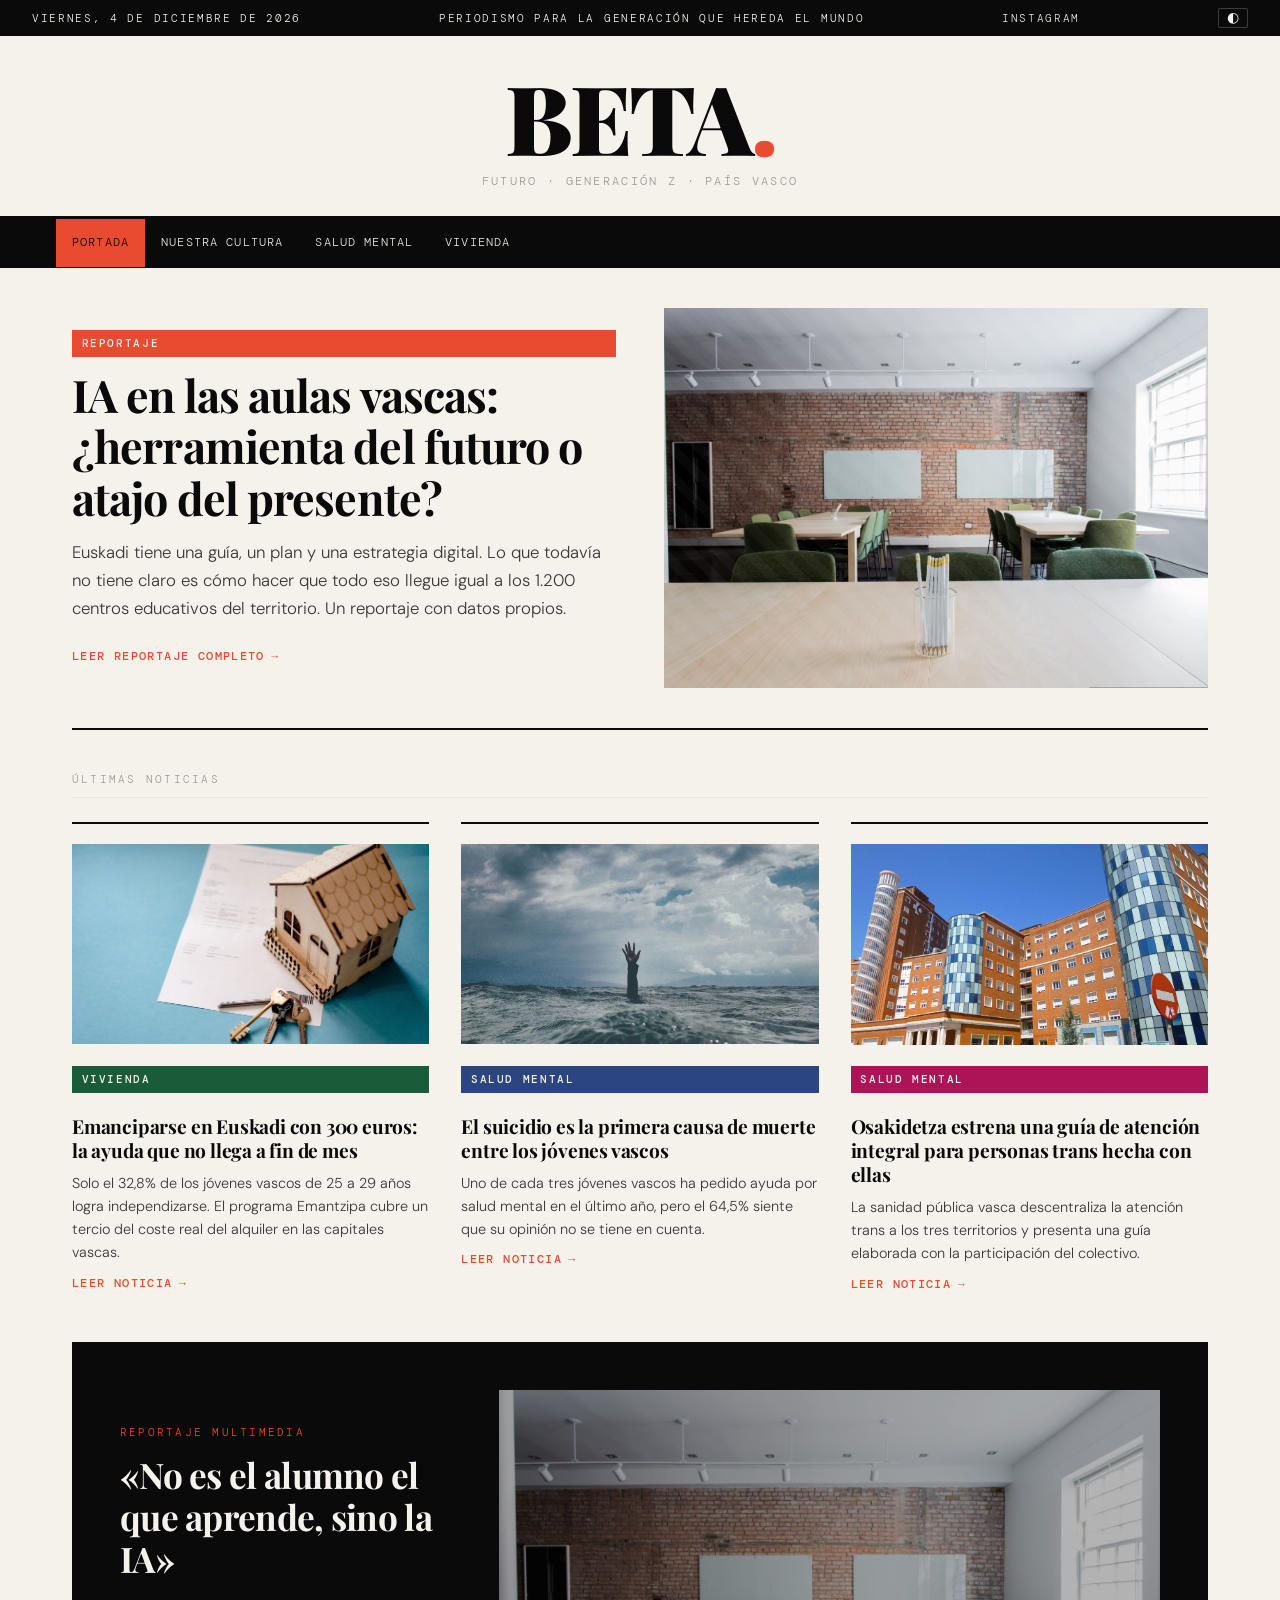
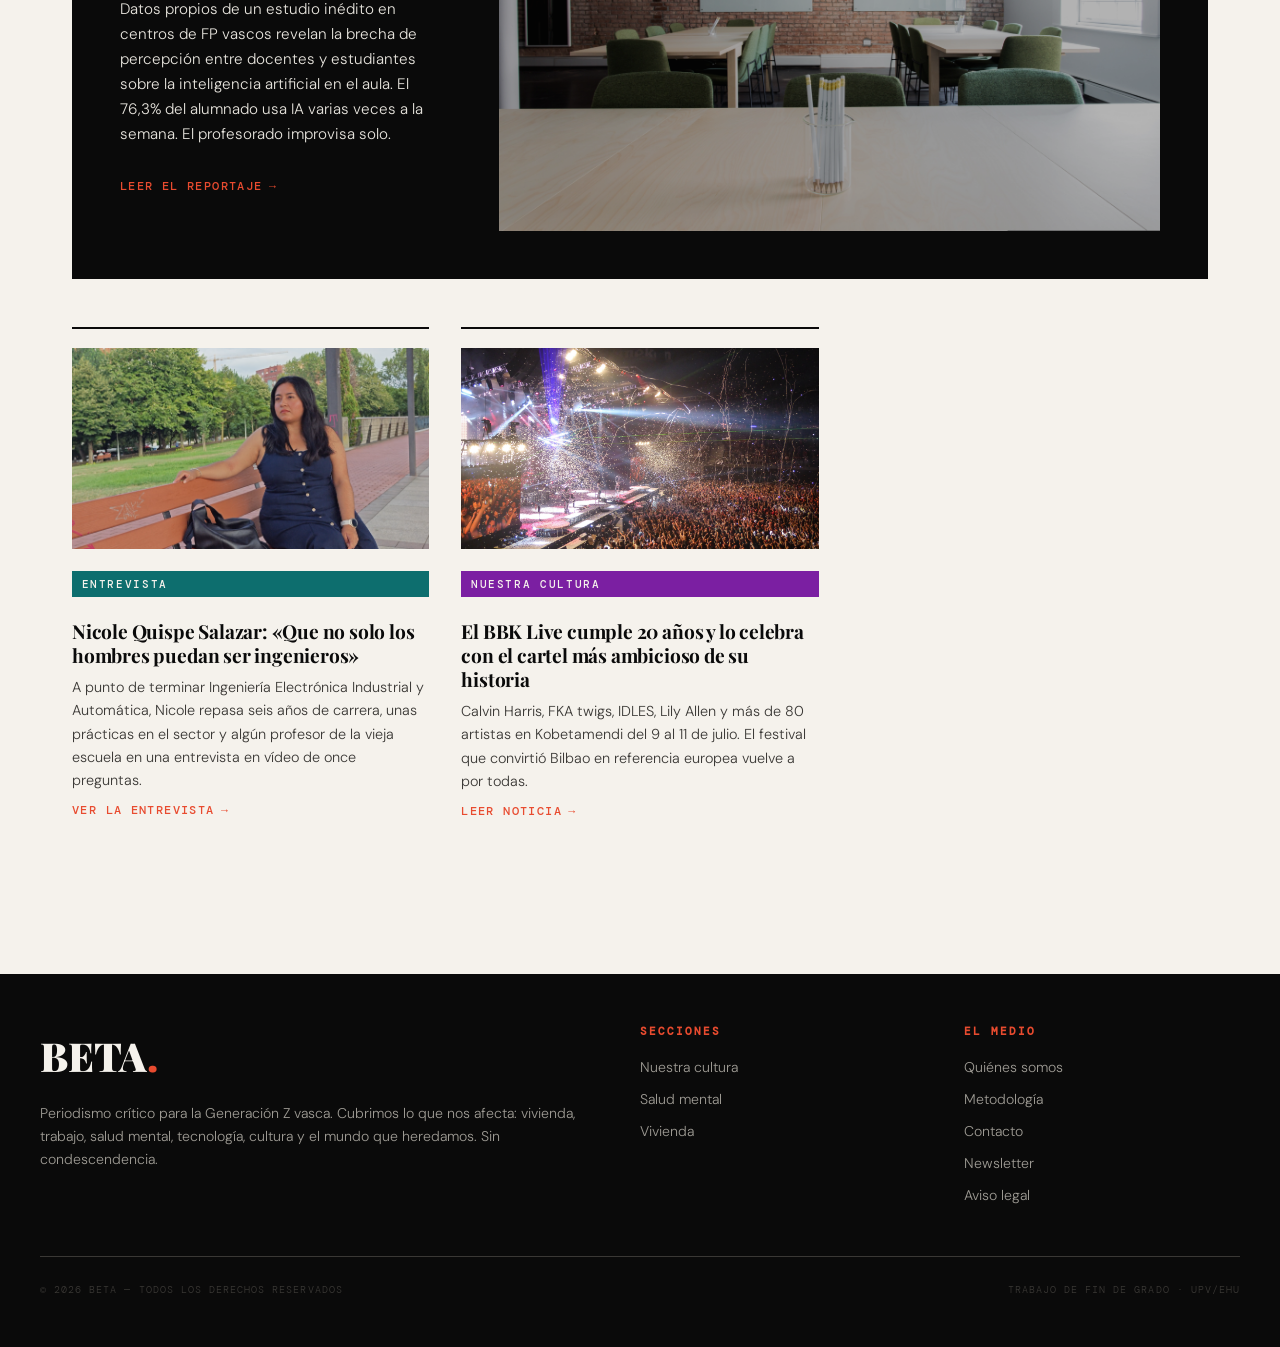
<file: index.html>
<!DOCTYPE html>
<html lang="es">

<head>
  <meta charset="UTF-8" />
  <meta name="viewport" content="width=device-width, initial-scale=1.0" />
  <title>BETA — Futuro y Generación Z</title>
  <link rel="stylesheet" href="style.css" />
</head>

<body>

  <!-- ============================================================
       BARRA SUPERIOR: fecha, lema y redes
  ============================================================ -->
  <div class="barra-superior">
    <span class="fecha">Domingo, 1 de junio de 2026</span>
    <span>Periodismo para la generación que hereda el mundo</span>
    <nav>
      <a href="https://www.instagram.com/betaperiodicodigital/" target="_blank" rel="noopener">Instagram</a>
    </nav>
  </div>

  <!-- ============================================================
       CABECERA PRINCIPAL: nombre del medio y tagline
  ============================================================ -->
  <header class="cabecera-principal">
    <a href="index.html" class="logo-medio">BETA<span>.</span></a>
    <p class="tagline-medio">Futuro · Generación Z · País Vasco</p>
  </header>

  <!-- ============================================================
       NAVEGACIÓN: secciones del medio
  ============================================================ -->
  <nav class="nav-principal" aria-label="Secciones">
    <ul>
      <li><a href="index.html" class="activo">Portada</a></li>
      <li><a href="categoria-cultura.html">Nuestra cultura</a></li>
      <li><a href="categoria-salud-mental.html">Salud mental</a></li>
      <li><a href="categoria-vivienda.html">Vivienda</a></li>
    </ul>
  </nav>

  <!-- ============================================================
       PORTADA PRINCIPAL
  ============================================================ -->
  <main class="portada">

    <!-- --- NOTICIA DESTACADA (Reportaje como pieza estrella) --- -->
    <section class="noticia-destacada animar animar-1">
      <div class="contenido">
        <span class="etiqueta-seccion reportaje">Reportaje</span>
        <a href="reportaje.html">
          <h1 class="titular-grande">
            IA en las aulas vascas: ¿herramienta del futuro o atajo del presente?
          </h1>
        </a>
        <p class="entradilla">
          Euskadi tiene una guía, un plan y una estrategia digital. Lo que todavía no tiene claro es cómo hacer que todo
          eso llegue igual a los 1.200 centros educativos del territorio. Un reportaje con datos propios.
        </p>
        <a href="reportaje.html" class="leer-mas">Leer reportaje completo</a>
      </div>
      <!-- Imagen: sustituir src por foto real en producción -->
      <div class="imagen-placeholder">
        <img src="./img/placeholder-reportaje.jpg" alt="IA en las aulas vascas"
          style="width:100%;height:100%;object-fit:cover;display:block;" />
      </div>
    </section>

    <!-- --- TÍTULO DE BLOQUE: Últimas noticias --- -->
    <p class="titulo-seccion-portada animar animar-2">Últimas noticias</p>

    <!-- --- REJILLA DE TRES NOTICIAS --- -->
    <div class="rejilla-noticias">

      <!-- Noticia 1: Vivienda -->
      <!-- Tarjeta noticia 1: Vivienda -->
      <article class="tarjeta-noticia animar animar-2">
        <a href="noticia-vivienda.html" class="tarjeta-imagen">
          <img src="img/placeholder-vivienda.jpg" alt="Emanciparse en Euskadi con 300 euros" />
        </a>
        <span class="etiqueta-seccion economia">Vivienda</span>
        <a href="noticia-vivienda.html">
          <h2 class="titular">
            Emanciparse en Euskadi con 300 euros: la ayuda que no llega a fin de mes
          </h2>
        </a>
        <p class="resumen">
          Solo el 32,8% de los jóvenes vascos de 25 a 29 años logra independizarse. El programa Emantzipa cubre un
          tercio del coste real del alquiler en las capitales vascas.
        </p>
        <a href="noticia-vivienda.html" class="leer-mas">Leer noticia</a>
      </article>

      <!-- Tarjeta noticia 2: Salud mental -->
      <article class="tarjeta-noticia animar animar-3">
        <a href="noticia-salud-mental.html" class="tarjeta-imagen">
          <img src="img/placeholder-salud-mental.jpg" alt="Salud mental juvenil en Euskadi" />
        </a>
        <span class="etiqueta-seccion salud">Salud mental</span>
        <a href="noticia-salud-mental.html">
          <h2 class="titular">
            El suicidio es la primera causa de muerte entre los jóvenes vascos
          </h2>
        </a>
        <p class="resumen">
          Uno de cada tres jóvenes vascos ha pedido ayuda por salud mental en el último año, pero el 64,5% siente que su
          opinión no se tiene en cuenta.
        </p>
        <a href="noticia-salud-mental.html" class="leer-mas">Leer noticia</a>
      </article>

      <!-- Tarjeta noticia 3: Trans -->
      <article class="tarjeta-noticia animar animar-4">
        <a href="noticia-trans.html" class="tarjeta-imagen">
          <img src="./img/placeholder-trans.jpg" alt="Osakidetza y personas trans" />
        </a>
        <span class="etiqueta-seccion colectivo">Salud mental</span>
        <a href="noticia-trans.html">
          <h2 class="titular">
            Osakidetza estrena una guía de atención integral para personas trans hecha con ellas
          </h2>
        </a>
        <p class="resumen">
          La sanidad pública vasca descentraliza la atención trans a los tres territorios y presenta una guía elaborada
          con la participación del colectivo.
        </p>
        <a href="noticia-trans.html" class="leer-mas">Leer noticia</a>
      </article>

    </div>
    <!-- fin rejilla noticias -->

    <!-- --- BLOQUE DESTACADO DEL REPORTAJE (segunda llamada) --- -->
    <div class="bloque-reportaje-portada animar animar-4">
      <div>
        <p class="label">Reportaje multimedia</p>
        <a href="reportaje.html">
          <h2 class="titular-reportaje">
            «No es el alumno el que aprende, sino la IA»
          </h2>
        </a>
        <p class="desc">
          Datos propios de un estudio inédito en centros de FP vascos revelan la brecha de percepción entre docentes y
          estudiantes sobre la inteligencia artificial en el aula. El 76,3% del alumnado usa IA varias veces a la
          semana. El profesorado improvisa solo.
        </p>
        <a href="reportaje.html" class="leer-mas">Leer el reportaje</a>
      </div>
      <!-- Imagen del reportaje en el bloque destacado -->
      <a href="reportaje.html" style="display:block;overflow:hidden;min-height:180px;">
        <img src="img/placeholder-reportaje.jpg" alt="IA en las aulas vascas"
          style="width:100%;height:100%;object-fit:cover;display:block;opacity:0.7;" />
      </a>
    </div>

    <!-- --- ENTREVISTA: Nicole Quispe Salazar --- -->
    
    <div class="rejilla-noticias">
      <article class="tarjeta-noticia animar animar-2">
        <a href="entrevista.html" class="tarjeta-imagen">
         <img src="img/placeholder-entrevista.png" alt="foto de la entrevistada"
          style="width:100%;height:100%;object-fit:cover;display:block;" />
        </a>
        <span class="etiqueta-seccion entrevista">Entrevista</span>
        <a href="entrevista.html">
          <h2 class="titular">
            Nicole Quispe Salazar: «Que no solo los hombres puedan ser ingenieros»
          </h2>
        </a>
        <p class="resumen">
          A punto de terminar Ingeniería Electrónica Industrial y Automática, Nicole repasa seis años de carrera,
          unas prácticas en el sector y algún profesor de la vieja escuela en una entrevista en vídeo de once
          preguntas.
        </p>
        <a href="entrevista.html" class="leer-mas">Ver la entrevista</a>
      </article>

      <!-- --- CUARTA NOTICIA: BBK Live --- -->
      <article class="tarjeta-noticia animar animar-2">
        <a href="noticia-bbk.html" class="tarjeta-imagen">
          <img src="img/placeholder-bbk.jpg" alt="BBK Live 2026" />
        </a>
        <span class="etiqueta-seccion cultura">Nuestra cultura</span>
        <a href="noticia-bbk.html">
          <h2 class="titular">
            El BBK Live cumple 20 años y lo celebra con el cartel más ambicioso de su historia
          </h2>
        </a>
        <p class="resumen">
          Calvin Harris, FKA twigs, IDLES, Lily Allen y más de 80 artistas en Kobetamendi del 9 al 11 de julio. El
          festival que convirtió Bilbao en referencia europea vuelve a por todas.
        </p>
        <a href="noticia-bbk.html" class="leer-mas">Leer noticia</a>
      </article>
    </div>

  </main>
  <!-- fin portada -->

  <!-- ============================================================
       PIE DE PÁGINA
  ============================================================ -->
  <footer class="pie-pagina">
    <div class="pie-interior">

      <!-- Columna 1: Identidad del medio -->
      <div>
        <div class="pie-logo">BETA<span>.</span></div>
        <p class="pie-descripcion">
          Periodismo crítico para la Generación Z vasca. Cubrimos lo que nos afecta: vivienda, trabajo, salud mental,
          tecnología, cultura y el mundo que heredamos. Sin condescendencia.
        </p>
      </div>

      <!-- Columna 2: Secciones -->
      <div class="pie-columna">
        <h4>Secciones</h4>
        <ul>
          <li><a href="categoria-cultura.html">Nuestra cultura</a></li>
          <li><a href="categoria-salud-mental.html">Salud mental</a></li>
          <li><a href="categoria-vivienda.html">Vivienda</a></li>
        </ul>
      </div>

      <!-- Columna 3: Sobre el medio -->
      <div class="pie-columna">
        <h4>El medio</h4>
        <ul>
          <li><a href="#">Quiénes somos</a></li>
          <li><a href="#">Metodología</a></li>
          <li><a href="#">Contacto</a></li>
          <li><a href="#">Newsletter</a></li>
          <li><a href="#">Aviso legal</a></li>
        </ul>
      </div>

    </div>

    <!-- Copyright -->
    <div class="pie-copy">
      <span>© 2026 BETA — Todos los derechos reservados</span>
      <span>Trabajo de Fin de Grado · UPV/EHU</span>
    </div>
  </footer>

  <script src="main.js"></script>
</body>

</html>
</file>
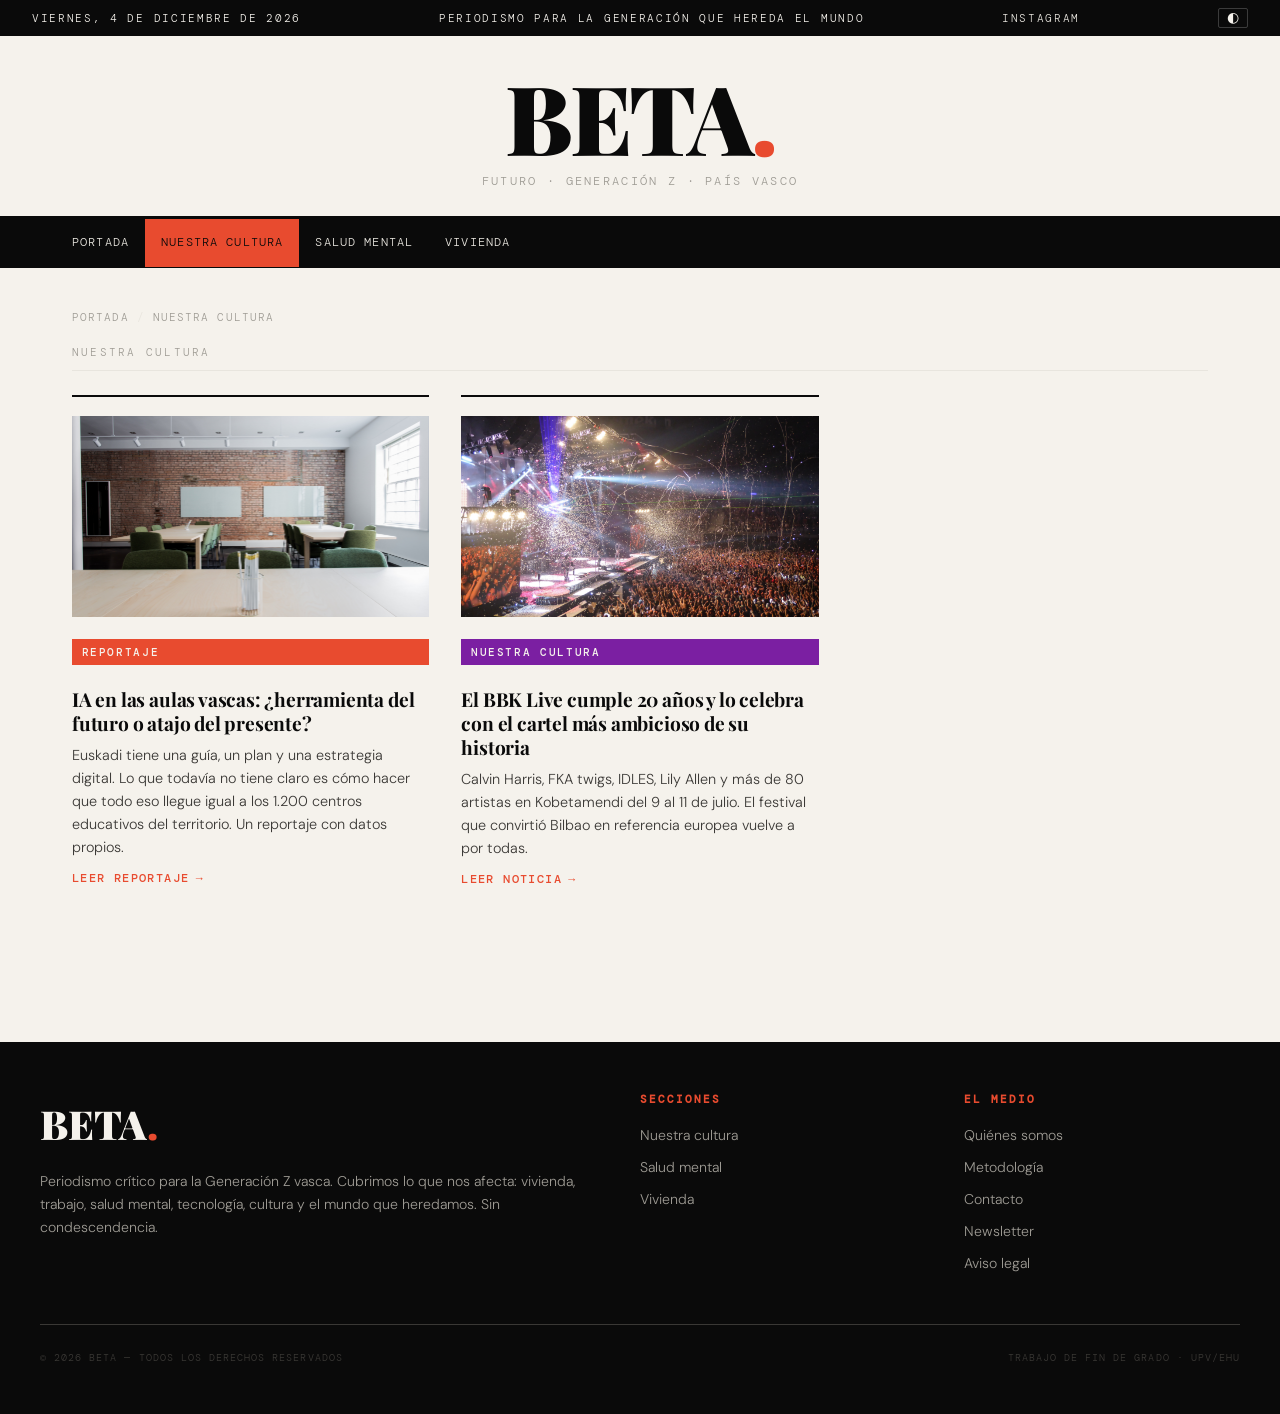
<file: categoria-cultura.html>
<!DOCTYPE html>
<html lang="es">

<head>
  <meta charset="UTF-8" />
  <meta name="viewport" content="width=device-width, initial-scale=1.0" />
  <title>Nuestra cultura — BETA.</title>
  <link rel="stylesheet" href="style.css" />
</head>

<body>

  <!-- ============================================================
       BARRA SUPERIOR: fecha, lema y redes
  ============================================================ -->
  <div class="barra-superior">
    <span class="fecha">Domingo, 1 de junio de 2026</span>
    <span>Periodismo para la generación que hereda el mundo</span>
    <nav>
      <a href="https://www.instagram.com/betaperiodicodigital/" target="_blank" rel="noopener">Instagram</a>
    </nav>
  </div>

  <!-- ============================================================
       CABECERA PRINCIPAL: nombre del medio y tagline
  ============================================================ -->
  <header class="cabecera-principal">
    <a href="index.html" class="logo-medio">BETA<span>.</span></a>
    <p class="tagline-medio">Futuro · Generación Z · País Vasco</p>
  </header>

  <!-- ============================================================
       NAVEGACIÓN: secciones del medio
  ============================================================ -->
  <nav class="nav-principal" aria-label="Secciones">
    <ul>
      <li><a href="index.html">Portada</a></li>
      <li><a href="categoria-cultura.html" class="activo">Nuestra cultura</a></li>
      <li><a href="categoria-salud-mental.html">Salud mental</a></li>
      <li><a href="categoria-vivienda.html">Vivienda</a></li>
    </ul>
  </nav>

  <!-- ============================================================
       PÁGINA DE CATEGORÍA: NUESTRA CULTURA
  ============================================================ -->
  <main class="portada">

    <div class="breadcrumb animar animar-1">
      <a href="index.html">Portada</a>
      <span>/</span>
      Nuestra cultura
    </div>

    <p class="titulo-seccion-portada animar animar-1">Nuestra cultura</p>

    <!-- --- REJILLA DE NOTICIAS DE LA CATEGORÍA --- -->
    <div class="rejilla-noticias">

      <article class="tarjeta-noticia animar animar-2">
        <a href="reportaje.html" class="tarjeta-imagen">
          <img src="img/placeholder-reportaje.jpg" alt="IA en las aulas vascas" />
        </a>
        <span class="etiqueta-seccion reportaje">Reportaje</span>
        <a href="reportaje.html">
          <h2 class="titular">
            IA en las aulas vascas: ¿herramienta del futuro o atajo del presente?
          </h2>
        </a>
        <p class="resumen">
          Euskadi tiene una guía, un plan y una estrategia digital. Lo que todavía no tiene claro es cómo hacer que todo
          eso llegue igual a los 1.200 centros educativos del territorio. Un reportaje con datos propios.
        </p>
        <a href="reportaje.html" class="leer-mas">Leer reportaje</a>
      </article>

      <article class="tarjeta-noticia animar animar-3">
        <a href="noticia-bbk.html" class="tarjeta-imagen">
          <img src="img/placeholder-bbk.jpg" alt="BBK Live 2026" />
        </a>
        <span class="etiqueta-seccion cultura">Nuestra cultura</span>
        <a href="noticia-bbk.html">
          <h2 class="titular">
            El BBK Live cumple 20 años y lo celebra con el cartel más ambicioso de su historia
          </h2>
        </a>
        <p class="resumen">
          Calvin Harris, FKA twigs, IDLES, Lily Allen y más de 80 artistas en Kobetamendi del 9 al 11 de julio. El
          festival que convirtió Bilbao en referencia europea vuelve a por todas.
        </p>
        <a href="noticia-bbk.html" class="leer-mas">Leer noticia</a>
      </article>

    </div>
    <!-- fin rejilla noticias -->

  </main>

  <!-- ============================================================
       PIE DE PÁGINA
  ============================================================ -->
  <footer class="pie-pagina">
    <div class="pie-interior">

      <!-- Columna 1: Identidad del medio -->
      <div>
        <div class="pie-logo">BETA<span>.</span></div>
        <p class="pie-descripcion">
          Periodismo crítico para la Generación Z vasca. Cubrimos lo que nos afecta: vivienda, trabajo, salud mental,
          tecnología, cultura y el mundo que heredamos. Sin condescendencia.
        </p>
      </div>

      <!-- Columna 2: Secciones -->
      <div class="pie-columna">
        <h4>Secciones</h4>
        <ul>
          <li><a href="categoria-cultura.html">Nuestra cultura</a></li>
          <li><a href="categoria-salud-mental.html">Salud mental</a></li>
          <li><a href="categoria-vivienda.html">Vivienda</a></li>
        </ul>
      </div>

      <!-- Columna 3: Sobre el medio -->
      <div class="pie-columna">
        <h4>El medio</h4>
        <ul>
          <li><a href="#">Quiénes somos</a></li>
          <li><a href="#">Metodología</a></li>
          <li><a href="#">Contacto</a></li>
          <li><a href="#">Newsletter</a></li>
          <li><a href="#">Aviso legal</a></li>
        </ul>
      </div>

    </div>

    <!-- Copyright -->
    <div class="pie-copy">
      <span>© 2026 BETA — Todos los derechos reservados</span>
      <span>Trabajo de Fin de Grado · UPV/EHU</span>
    </div>
  </footer>

  <script src="main.js"></script>
</body>

</html>
</file>
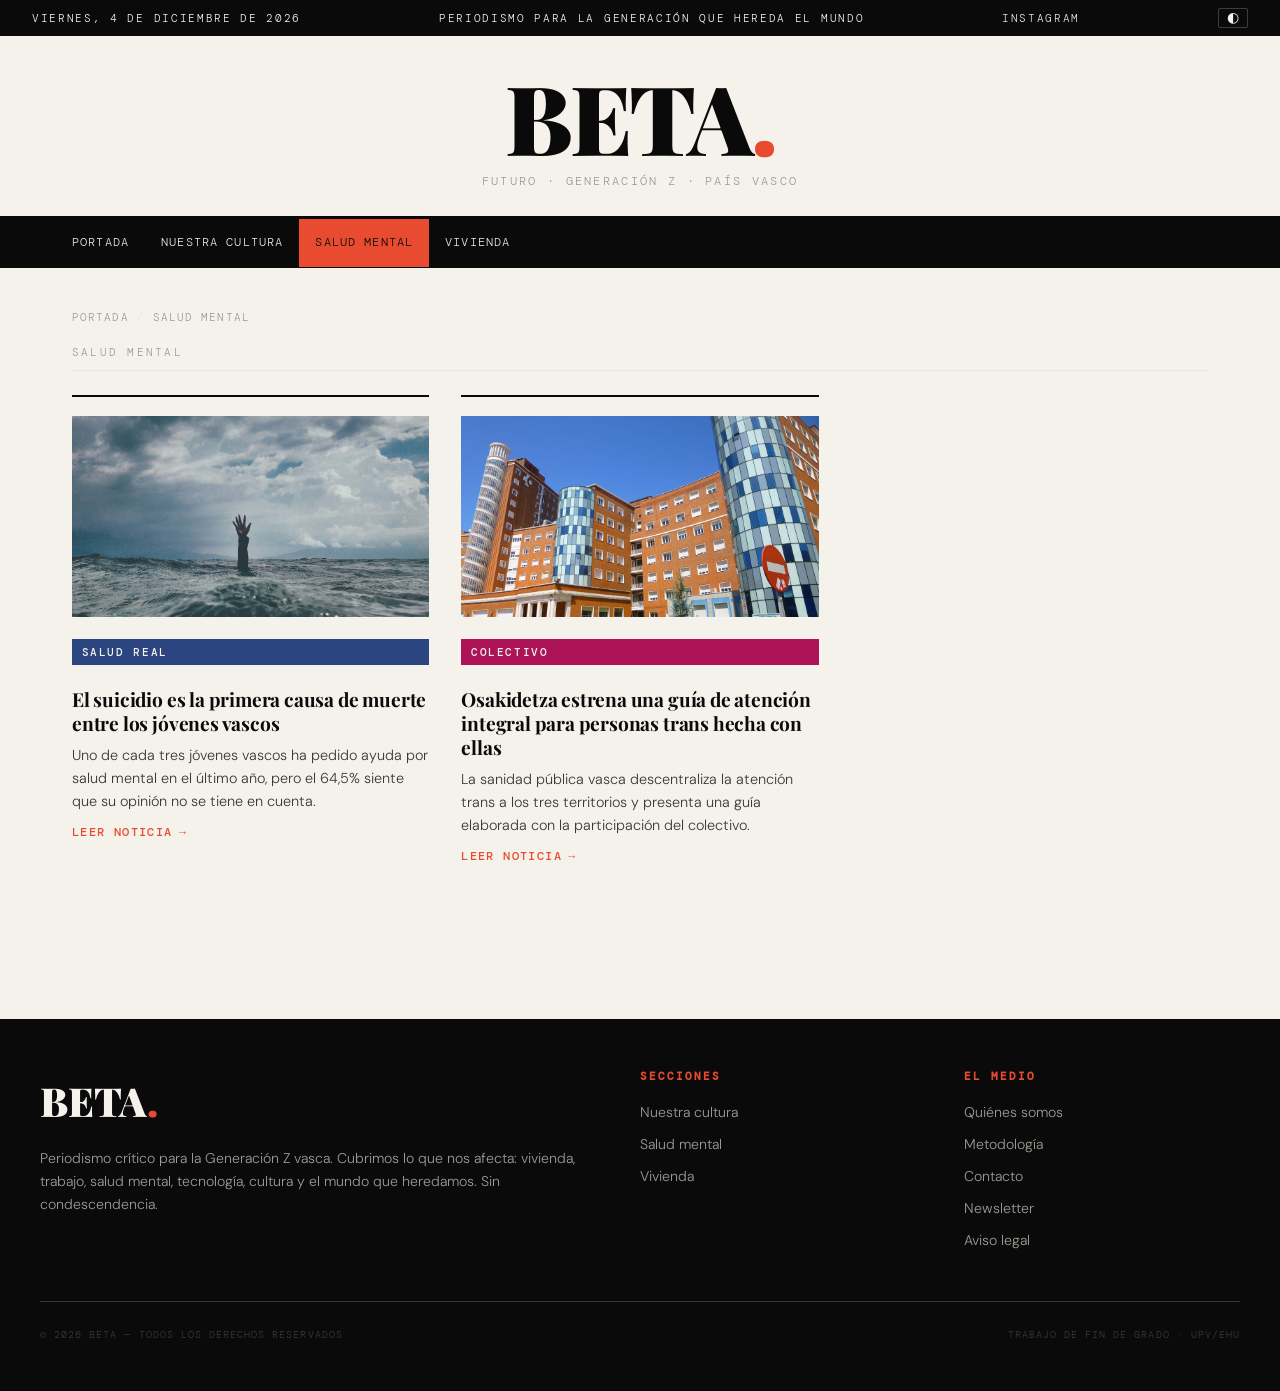
<file: categoria-salud-mental.html>
<!DOCTYPE html>
<html lang="es">

<head>
  <meta charset="UTF-8" />
  <meta name="viewport" content="width=device-width, initial-scale=1.0" />
  <title>Salud mental — BETA.</title>
  <link rel="stylesheet" href="style.css" />
</head>

<body>

  <!-- ============================================================
       BARRA SUPERIOR: fecha, lema y redes
  ============================================================ -->
  <div class="barra-superior">
    <span class="fecha">Domingo, 1 de junio de 2026</span>
    <span>Periodismo para la generación que hereda el mundo</span>
    <nav>
      <a href="https://www.instagram.com/betaperiodicodigital/" target="_blank" rel="noopener">Instagram</a>
    </nav>
  </div>

  <!-- ============================================================
       CABECERA PRINCIPAL: nombre del medio y tagline
  ============================================================ -->
  <header class="cabecera-principal">
    <a href="index.html" class="logo-medio">BETA<span>.</span></a>
    <p class="tagline-medio">Futuro · Generación Z · País Vasco</p>
  </header>

  <!-- ============================================================
       NAVEGACIÓN: secciones del medio
  ============================================================ -->
  <nav class="nav-principal" aria-label="Secciones">
    <ul>
      <li><a href="index.html">Portada</a></li>
      <li><a href="categoria-cultura.html">Nuestra cultura</a></li>
      <li><a href="categoria-salud-mental.html" class="activo">Salud mental</a></li>
      <li><a href="categoria-vivienda.html">Vivienda</a></li>
    </ul>
  </nav>

  <!-- ============================================================
       PÁGINA DE CATEGORÍA: SALUD MENTAL
  ============================================================ -->
  <main class="portada">

    <div class="breadcrumb animar animar-1">
      <a href="index.html">Portada</a>
      <span>/</span>
      Salud mental
    </div>

    <p class="titulo-seccion-portada animar animar-1">Salud mental</p>

    <!-- --- REJILLA DE NOTICIAS DE LA CATEGORÍA --- -->
    <div class="rejilla-noticias">

      <article class="tarjeta-noticia animar animar-2">
        <a href="noticia-salud-mental.html" class="tarjeta-imagen">
          <img src="img/placeholder-salud-mental.jpg" alt="Salud mental juvenil en Euskadi" />
        </a>
        <span class="etiqueta-seccion salud">Salud real</span>
        <a href="noticia-salud-mental.html">
          <h2 class="titular">
            El suicidio es la primera causa de muerte entre los jóvenes vascos
          </h2>
        </a>
        <p class="resumen">
          Uno de cada tres jóvenes vascos ha pedido ayuda por salud mental en el último año, pero el 64,5% siente que su
          opinión no se tiene en cuenta.
        </p>
        <a href="noticia-salud-mental.html" class="leer-mas">Leer noticia</a>
      </article>

      <article class="tarjeta-noticia animar animar-3">
        <a href="noticia-trans.html" class="tarjeta-imagen">
          <img src="img/placeholder-trans.jpg" alt="Osakidetza y personas trans" />
        </a>
        <span class="etiqueta-seccion colectivo">Colectivo</span>
        <a href="noticia-trans.html">
          <h2 class="titular">
            Osakidetza estrena una guía de atención integral para personas trans hecha con ellas
          </h2>
        </a>
        <p class="resumen">
          La sanidad pública vasca descentraliza la atención trans a los tres territorios y presenta una guía elaborada
          con la participación del colectivo.
        </p>
        <a href="noticia-trans.html" class="leer-mas">Leer noticia</a>
      </article>

    </div>
    <!-- fin rejilla noticias -->

  </main>

  <!-- ============================================================
       PIE DE PÁGINA
  ============================================================ -->
  <footer class="pie-pagina">
    <div class="pie-interior">

      <!-- Columna 1: Identidad del medio -->
      <div>
        <div class="pie-logo">BETA<span>.</span></div>
        <p class="pie-descripcion">
          Periodismo crítico para la Generación Z vasca. Cubrimos lo que nos afecta: vivienda, trabajo, salud mental,
          tecnología, cultura y el mundo que heredamos. Sin condescendencia.
        </p>
      </div>

      <!-- Columna 2: Secciones -->
      <div class="pie-columna">
        <h4>Secciones</h4>
        <ul>
          <li><a href="categoria-cultura.html">Nuestra cultura</a></li>
          <li><a href="categoria-salud-mental.html">Salud mental</a></li>
          <li><a href="categoria-vivienda.html">Vivienda</a></li>
        </ul>
      </div>

      <!-- Columna 3: Sobre el medio -->
      <div class="pie-columna">
        <h4>El medio</h4>
        <ul>
          <li><a href="#">Quiénes somos</a></li>
          <li><a href="#">Metodología</a></li>
          <li><a href="#">Contacto</a></li>
          <li><a href="#">Newsletter</a></li>
          <li><a href="#">Aviso legal</a></li>
        </ul>
      </div>

    </div>

    <!-- Copyright -->
    <div class="pie-copy">
      <span>© 2026 BETA — Todos los derechos reservados</span>
      <span>Trabajo de Fin de Grado · UPV/EHU</span>
    </div>
  </footer>

  <script src="main.js"></script>
</body>

</html>
</file>
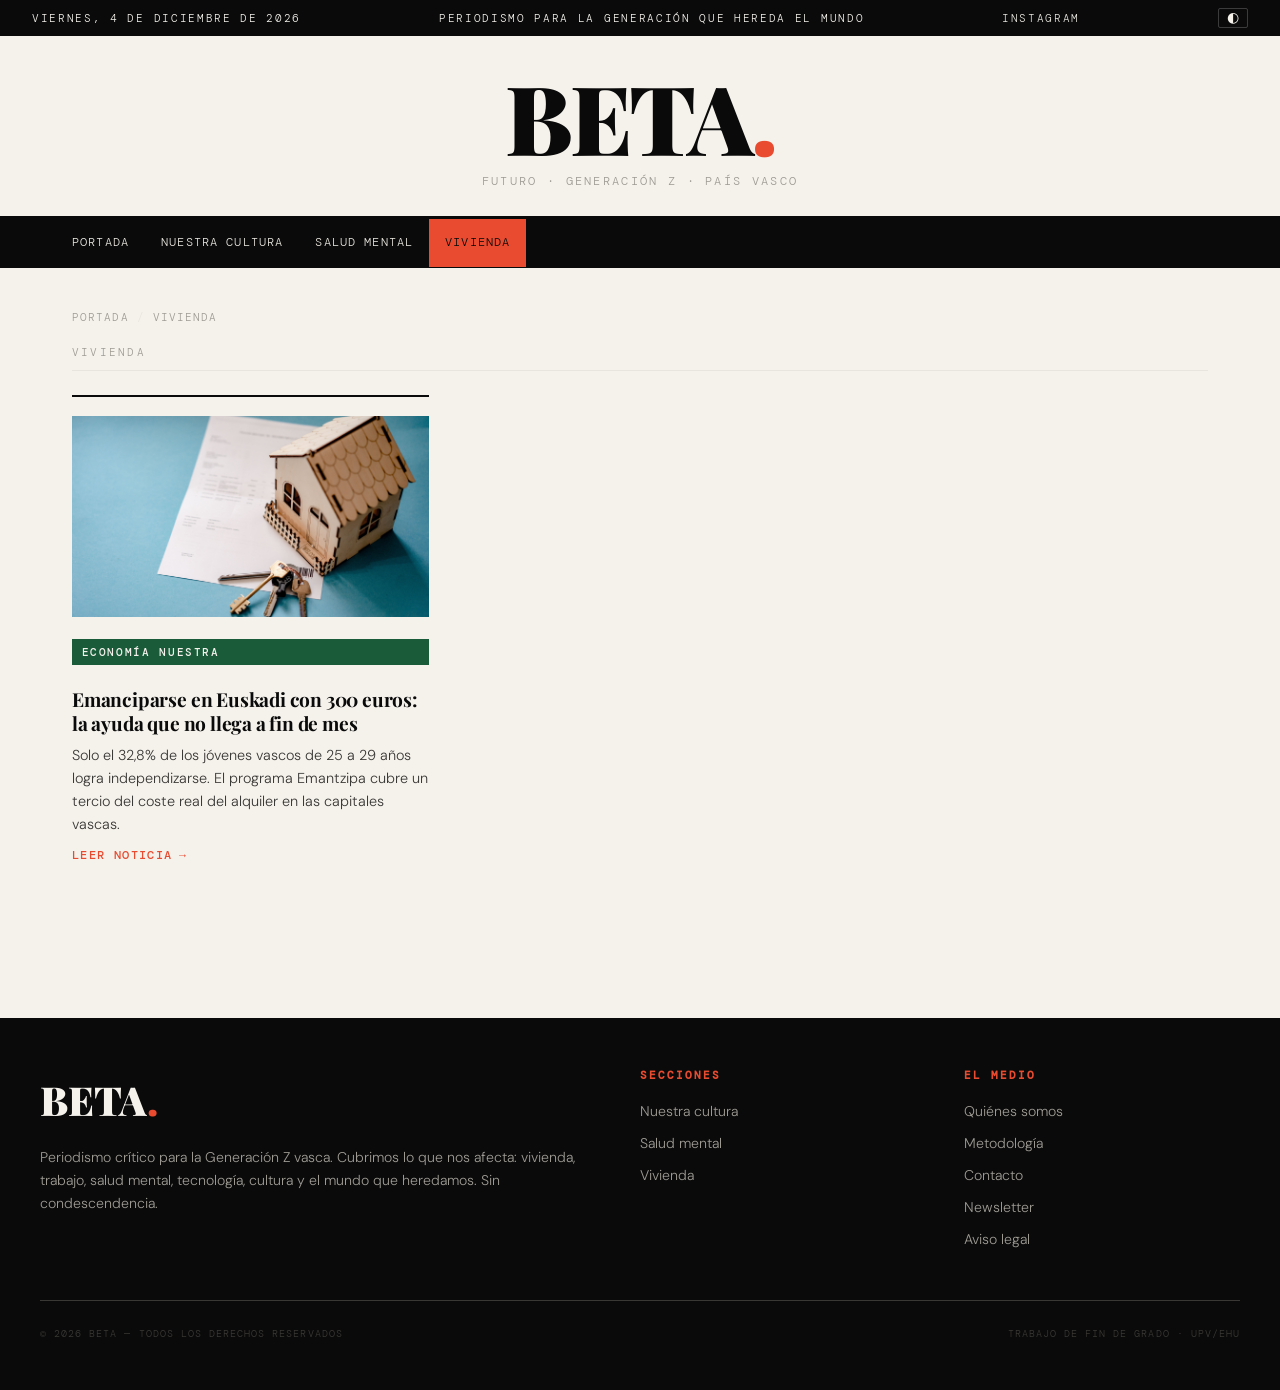
<file: categoria-vivienda.html>
<!DOCTYPE html>
<html lang="es">

<head>
  <meta charset="UTF-8" />
  <meta name="viewport" content="width=device-width, initial-scale=1.0" />
  <title>Vivienda — BETA.</title>
  <link rel="stylesheet" href="style.css" />
</head>

<body>

  <!-- ============================================================
       BARRA SUPERIOR: fecha, lema y redes
  ============================================================ -->
  <div class="barra-superior">
    <span class="fecha">Domingo, 1 de junio de 2026</span>
    <span>Periodismo para la generación que hereda el mundo</span>
    <nav>
      <a href="https://www.instagram.com/betaperiodicodigital/" target="_blank" rel="noopener">Instagram</a>
    </nav>
  </div>

  <!-- ============================================================
       CABECERA PRINCIPAL: nombre del medio y tagline
  ============================================================ -->
  <header class="cabecera-principal">
    <a href="index.html" class="logo-medio">BETA<span>.</span></a>
    <p class="tagline-medio">Futuro · Generación Z · País Vasco</p>
  </header>

  <!-- ============================================================
       NAVEGACIÓN: secciones del medio
  ============================================================ -->
  <nav class="nav-principal" aria-label="Secciones">
    <ul>
      <li><a href="index.html">Portada</a></li>
      <li><a href="categoria-cultura.html">Nuestra cultura</a></li>
      <li><a href="categoria-salud-mental.html">Salud mental</a></li>
      <li><a href="categoria-vivienda.html" class="activo">Vivienda</a></li>
    </ul>
  </nav>

  <!-- ============================================================
       PÁGINA DE CATEGORÍA: VIVIENDA
  ============================================================ -->
  <main class="portada">

    <div class="breadcrumb animar animar-1">
      <a href="index.html">Portada</a>
      <span>/</span>
      Vivienda
    </div>

    <p class="titulo-seccion-portada animar animar-1">Vivienda</p>

    <!-- --- REJILLA DE NOTICIAS DE LA CATEGORÍA --- -->
    <div class="rejilla-noticias">

      <article class="tarjeta-noticia animar animar-2">
        <a href="noticia-vivienda.html" class="tarjeta-imagen">
          <img src="img/placeholder-vivienda.jpg" alt="Emanciparse en Euskadi con 300 euros" />
        </a>
        <span class="etiqueta-seccion economia">Economía nuestra</span>
        <a href="noticia-vivienda.html">
          <h2 class="titular">
            Emanciparse en Euskadi con 300 euros: la ayuda que no llega a fin de mes
          </h2>
        </a>
        <p class="resumen">
          Solo el 32,8% de los jóvenes vascos de 25 a 29 años logra independizarse. El programa Emantzipa cubre un
          tercio del coste real del alquiler en las capitales vascas.
        </p>
        <a href="noticia-vivienda.html" class="leer-mas">Leer noticia</a>
      </article>

    </div>
    <!-- fin rejilla noticias -->

  </main>

  <!-- ============================================================
       PIE DE PÁGINA
  ============================================================ -->
  <footer class="pie-pagina">
    <div class="pie-interior">

      <!-- Columna 1: Identidad del medio -->
      <div>
        <div class="pie-logo">BETA<span>.</span></div>
        <p class="pie-descripcion">
          Periodismo crítico para la Generación Z vasca. Cubrimos lo que nos afecta: vivienda, trabajo, salud mental,
          tecnología, cultura y el mundo que heredamos. Sin condescendencia.
        </p>
      </div>

      <!-- Columna 2: Secciones -->
      <div class="pie-columna">
        <h4>Secciones</h4>
        <ul>
          <li><a href="categoria-cultura.html">Nuestra cultura</a></li>
          <li><a href="categoria-salud-mental.html">Salud mental</a></li>
          <li><a href="categoria-vivienda.html">Vivienda</a></li>
        </ul>
      </div>

      <!-- Columna 3: Sobre el medio -->
      <div class="pie-columna">
        <h4>El medio</h4>
        <ul>
          <li><a href="#">Quiénes somos</a></li>
          <li><a href="#">Metodología</a></li>
          <li><a href="#">Contacto</a></li>
          <li><a href="#">Newsletter</a></li>
          <li><a href="#">Aviso legal</a></li>
        </ul>
      </div>

    </div>

    <!-- Copyright -->
    <div class="pie-copy">
      <span>© 2026 BETA — Todos los derechos reservados</span>
      <span>Trabajo de Fin de Grado · UPV/EHU</span>
    </div>
  </footer>

  <script src="main.js"></script>
</body>

</html>
</file>
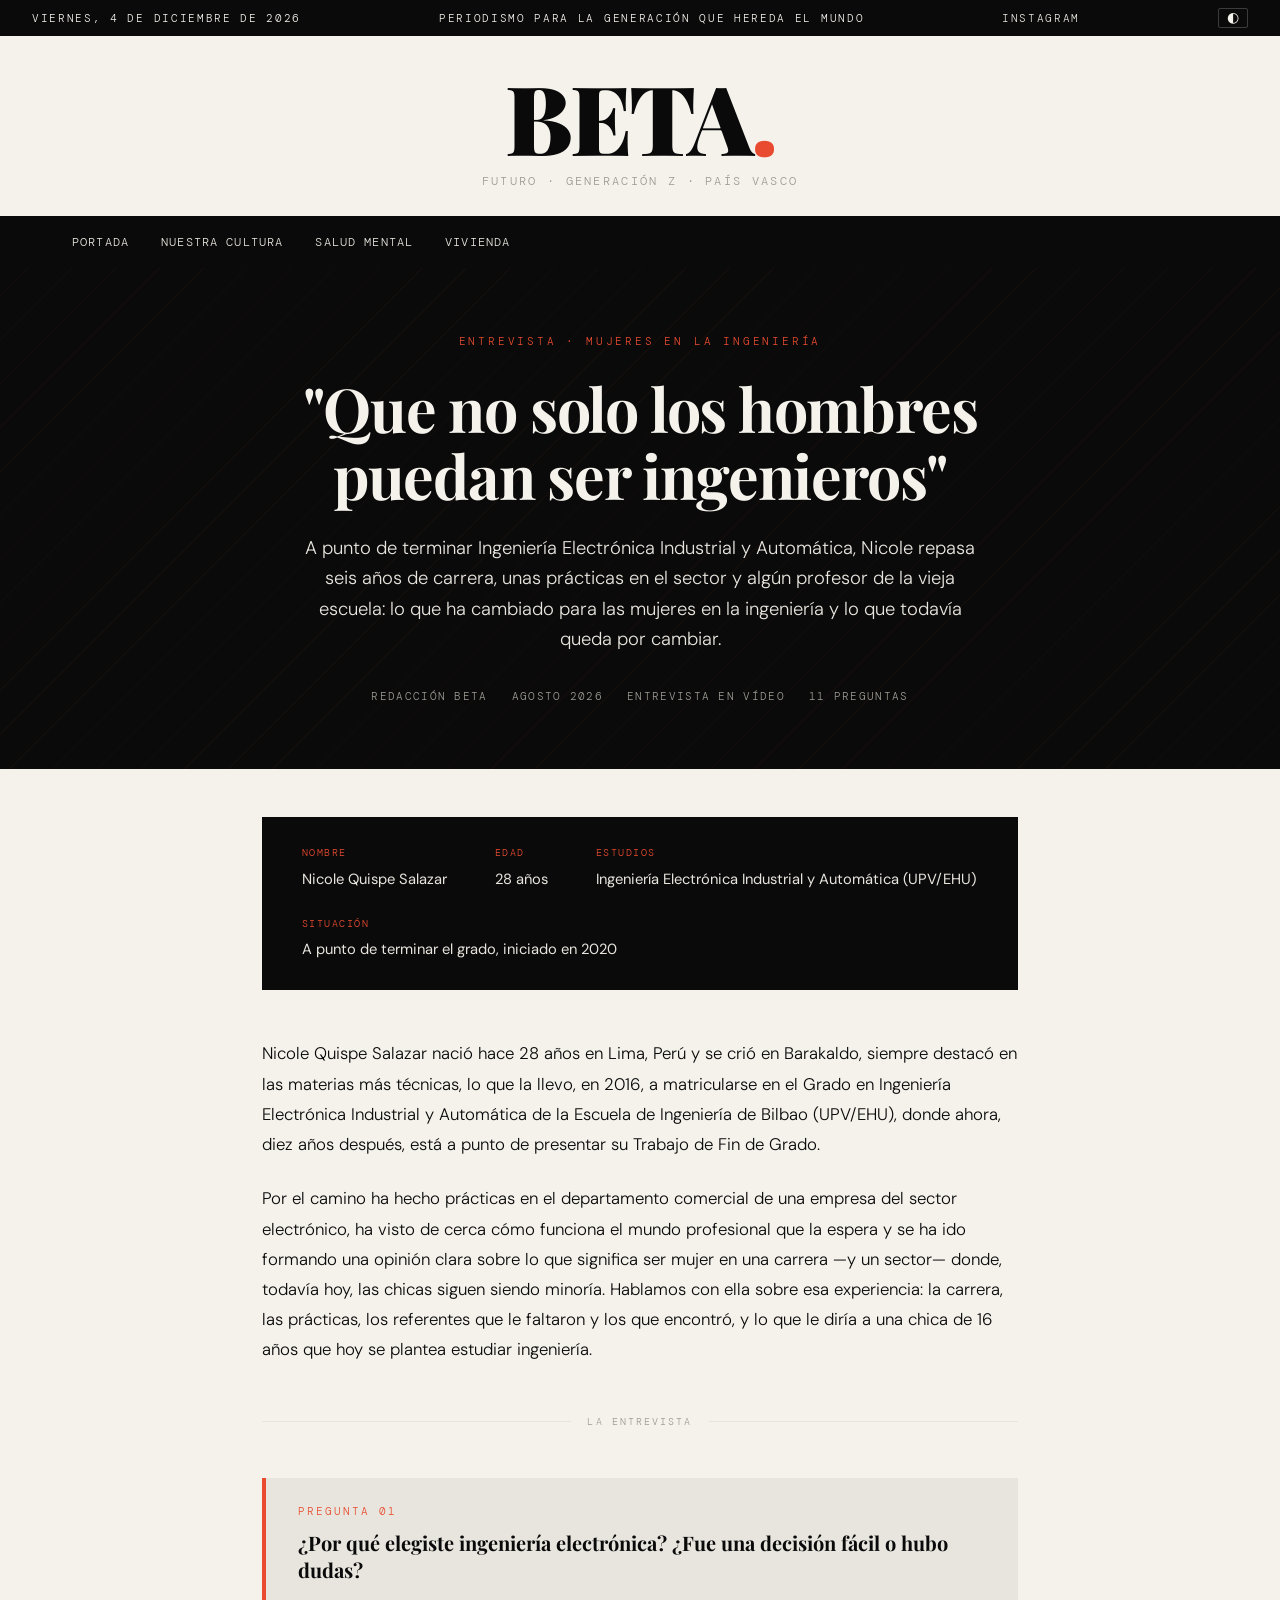
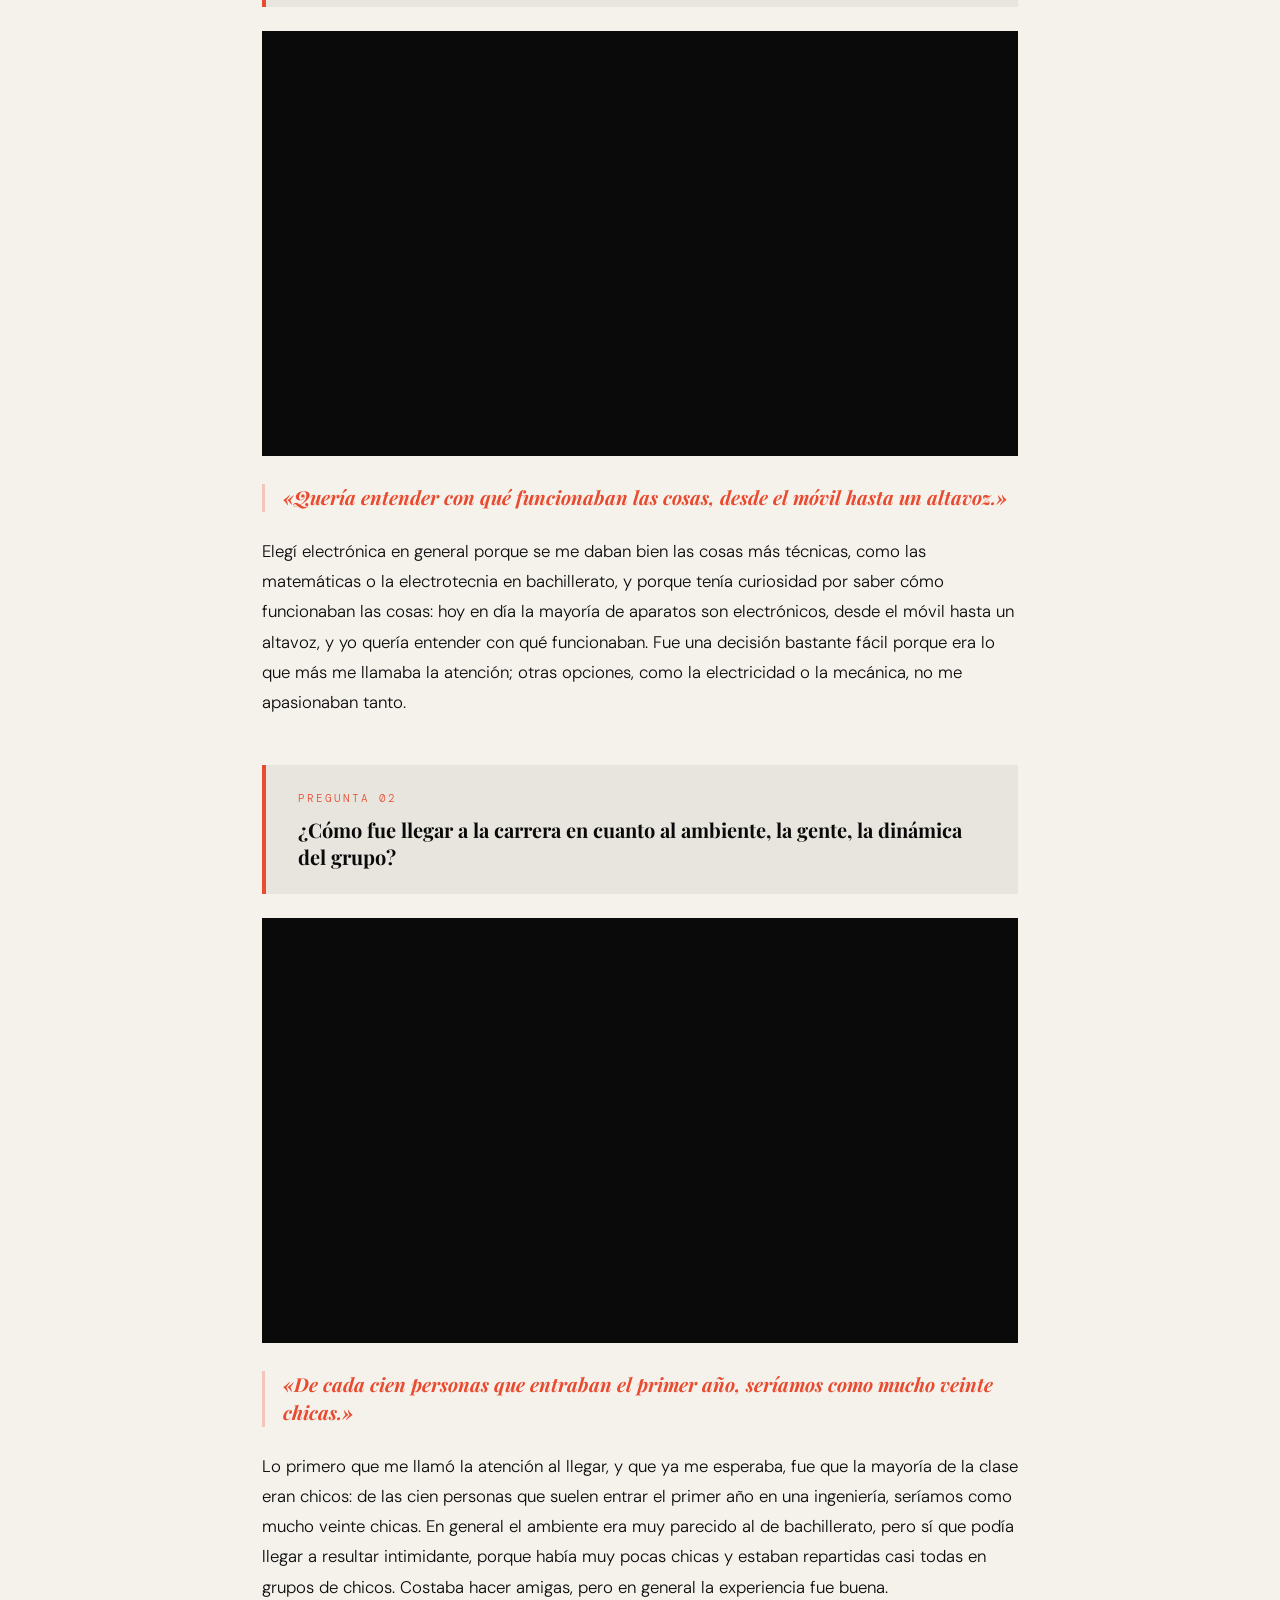
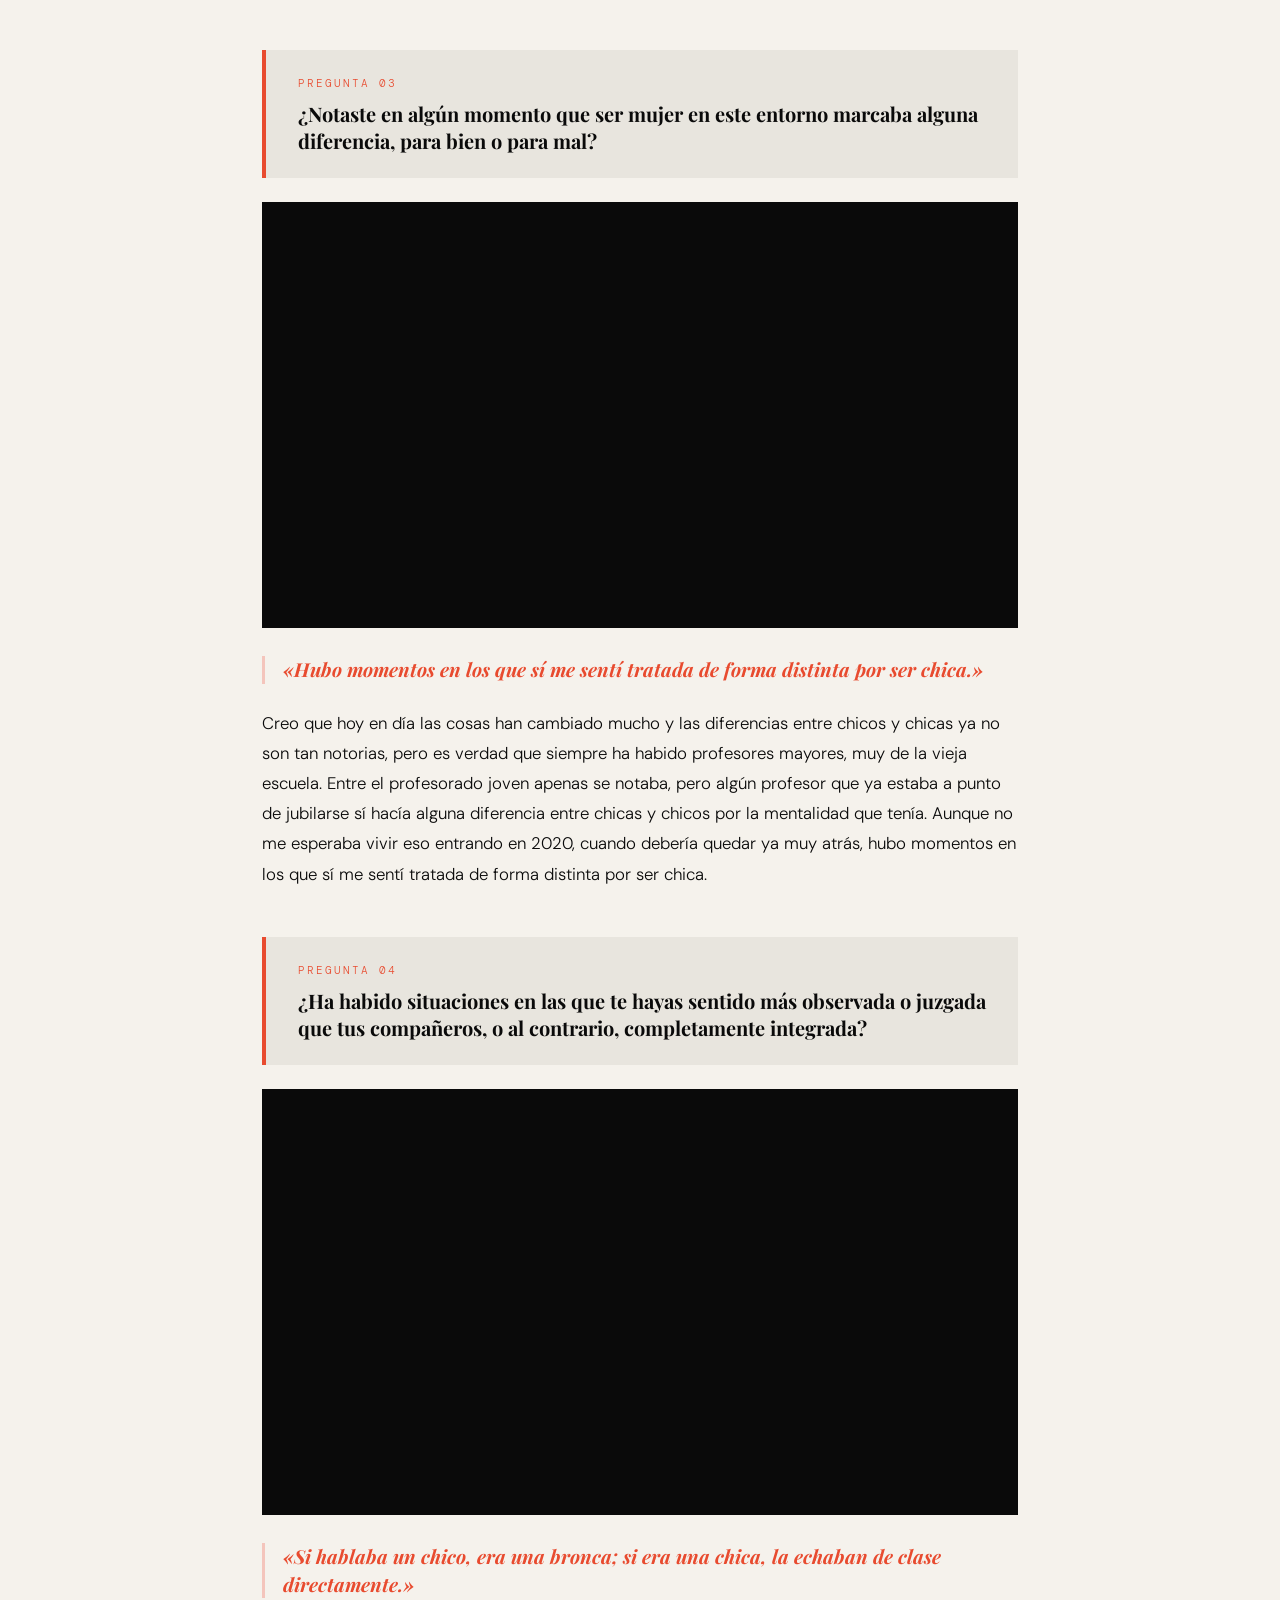
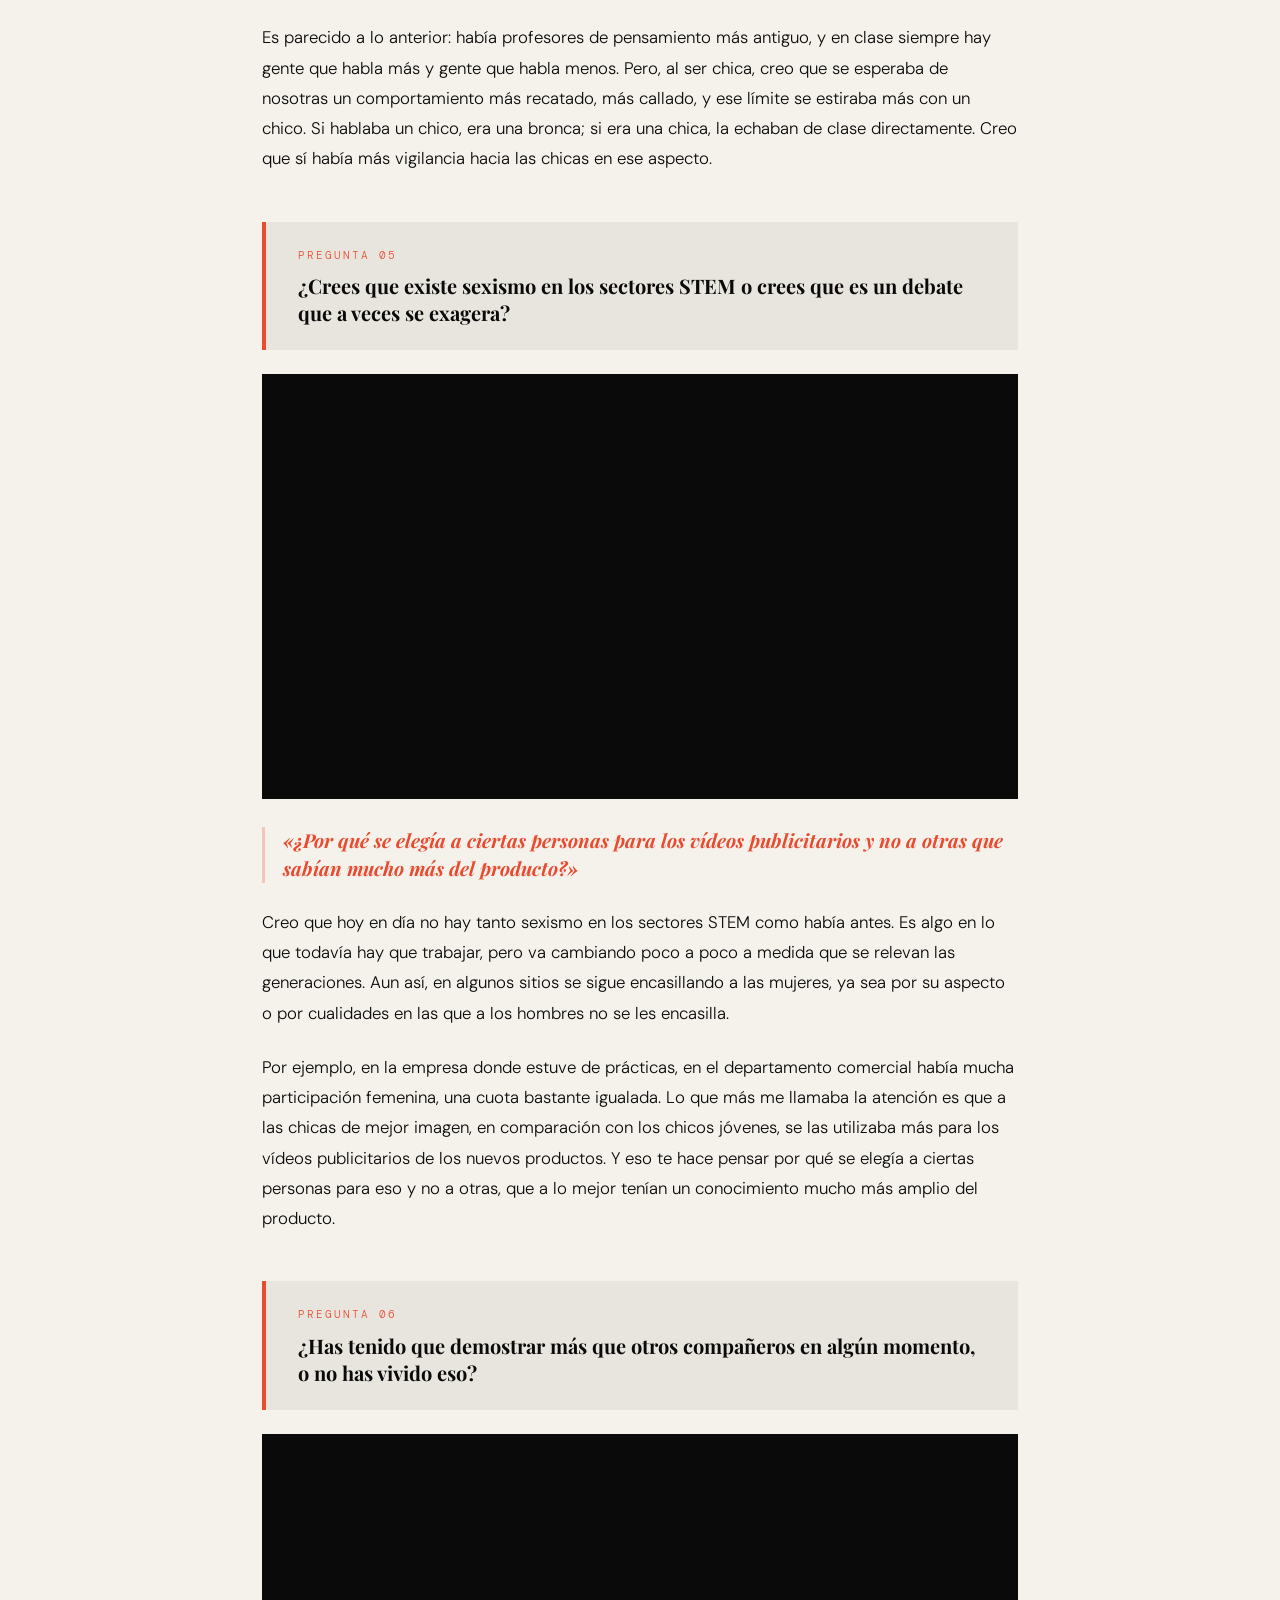
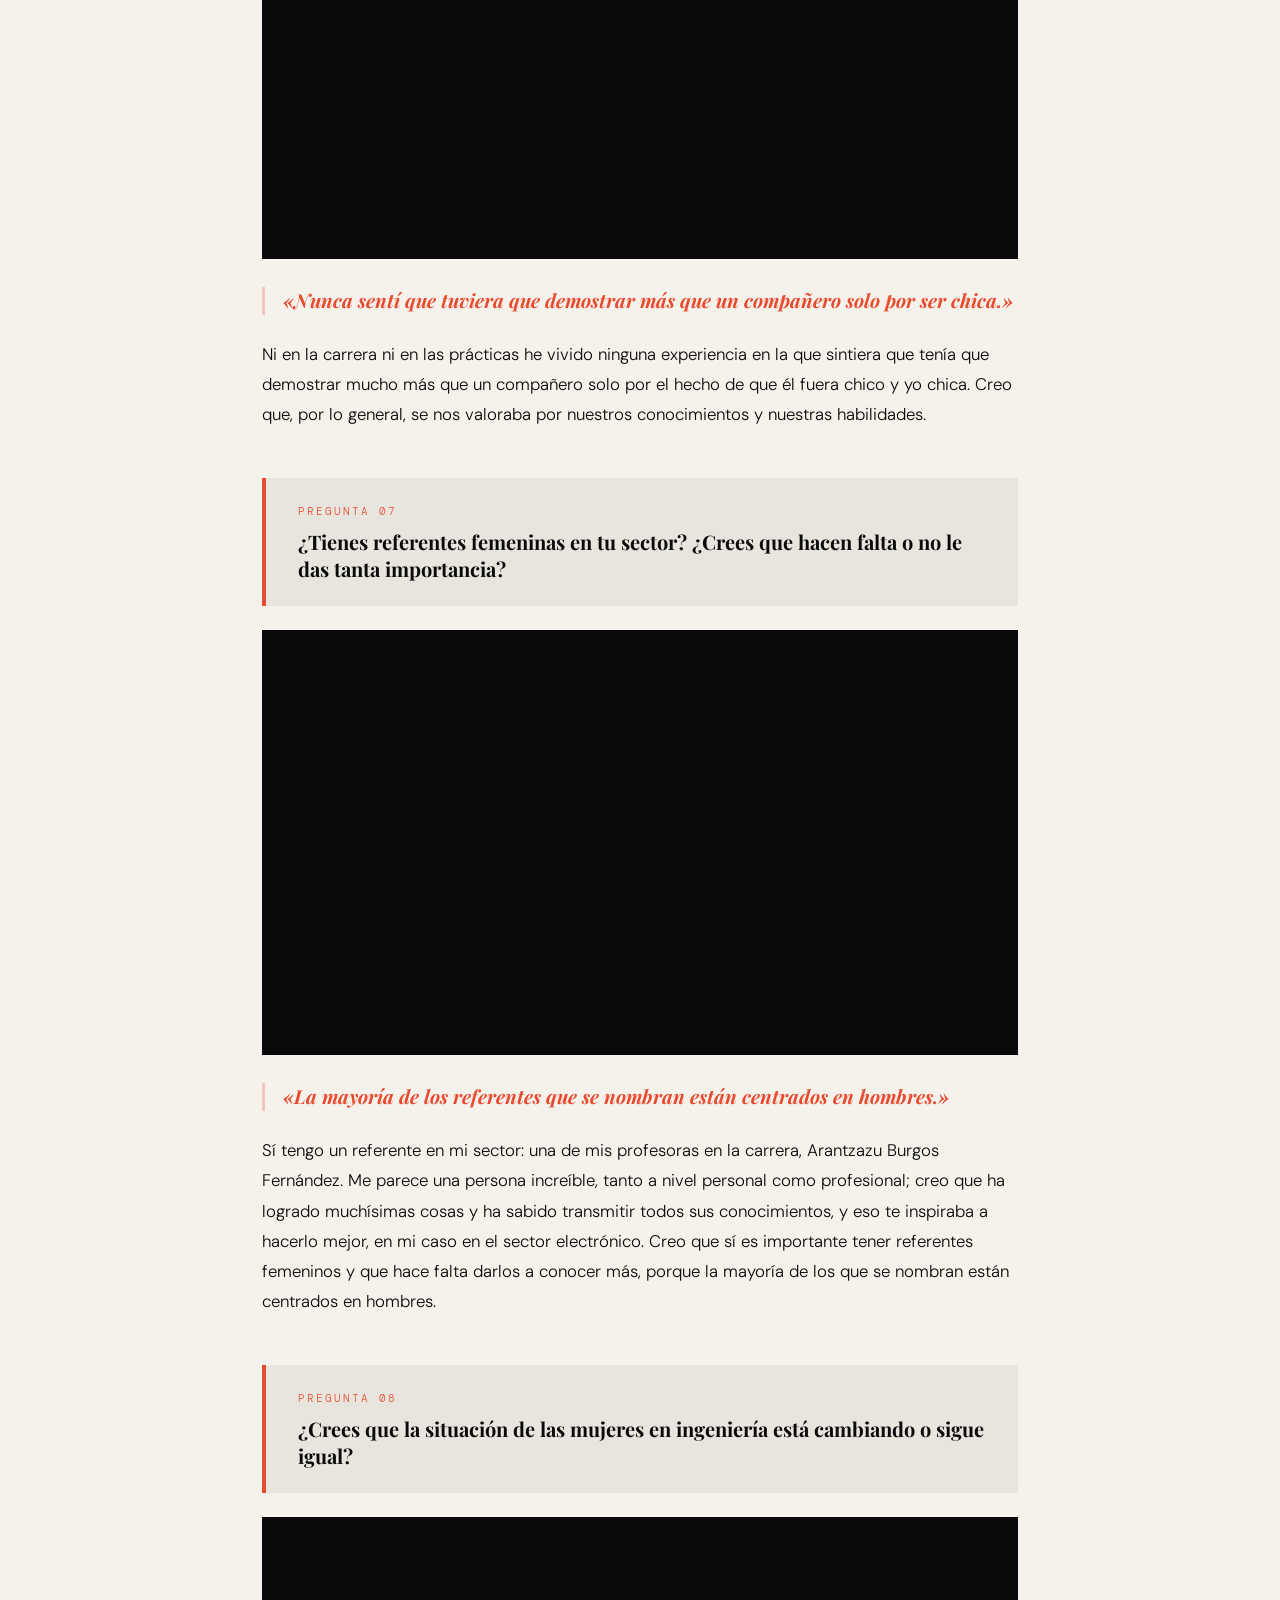
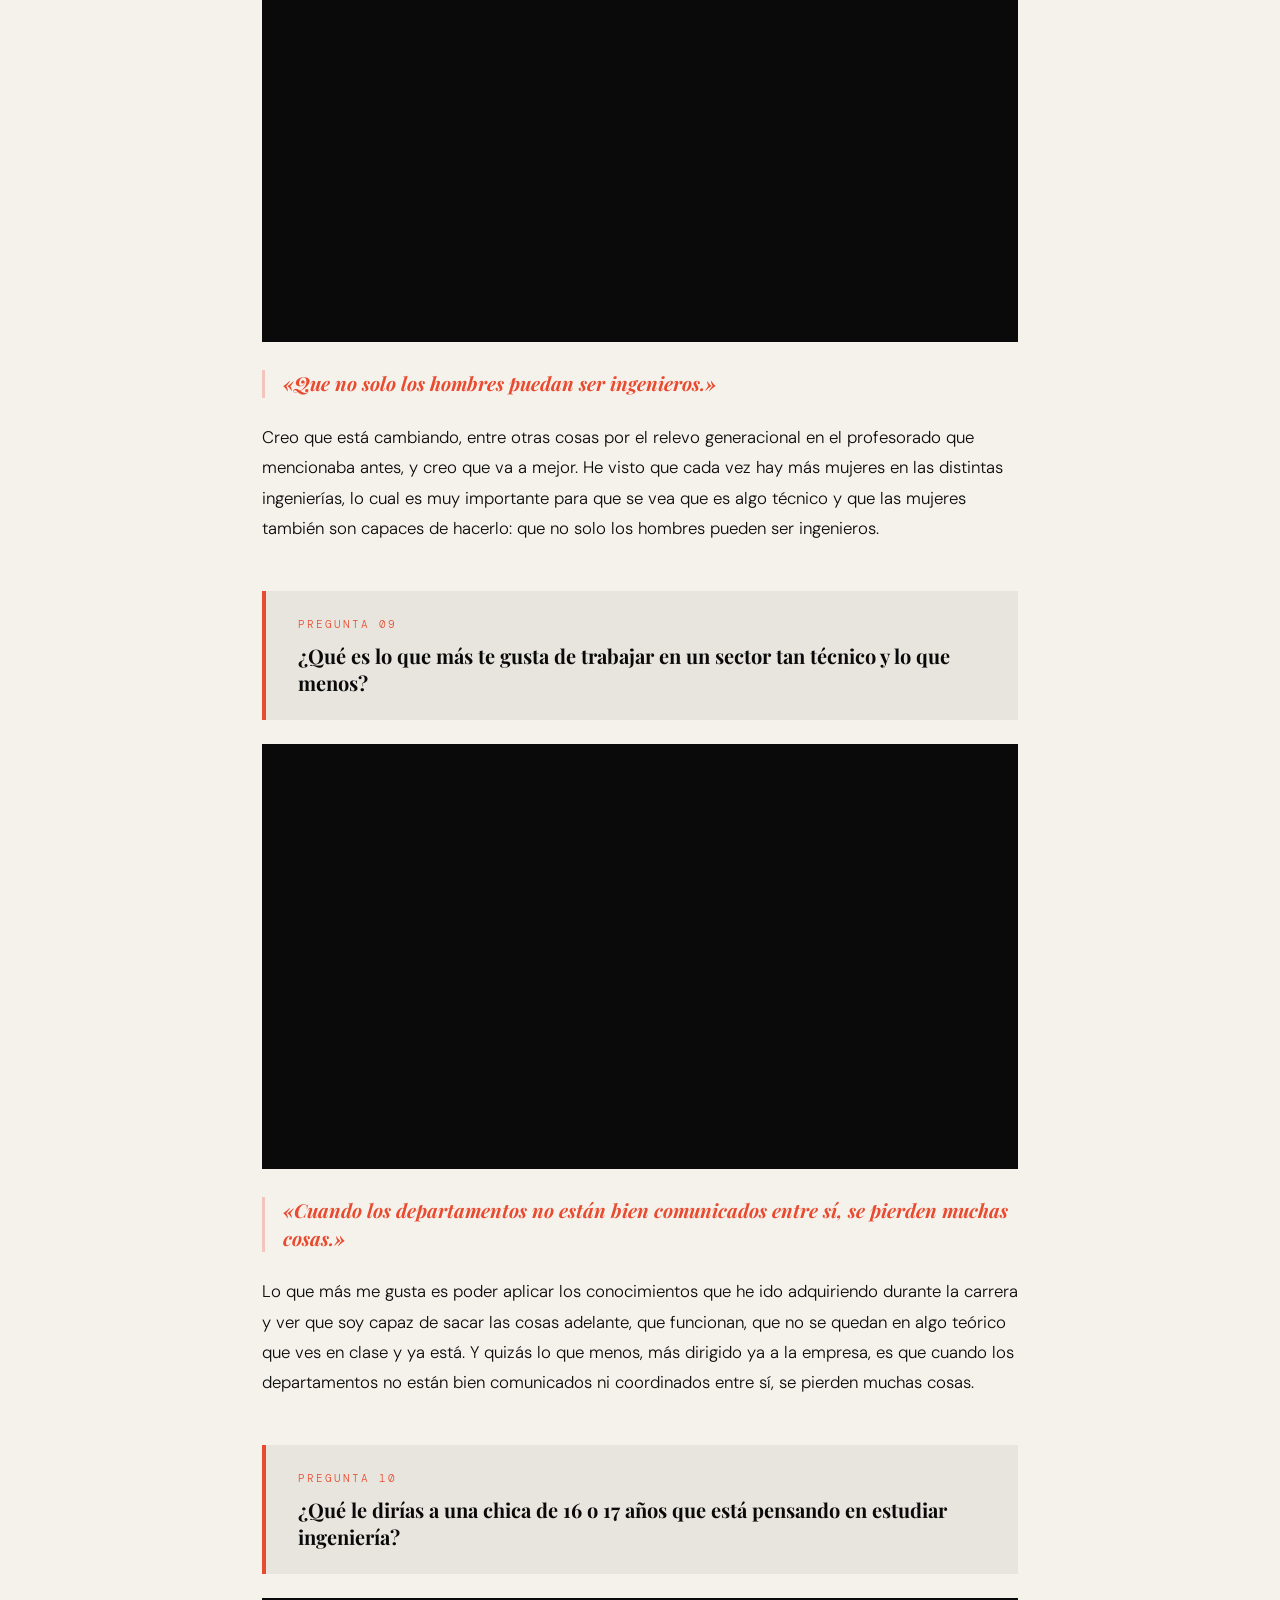
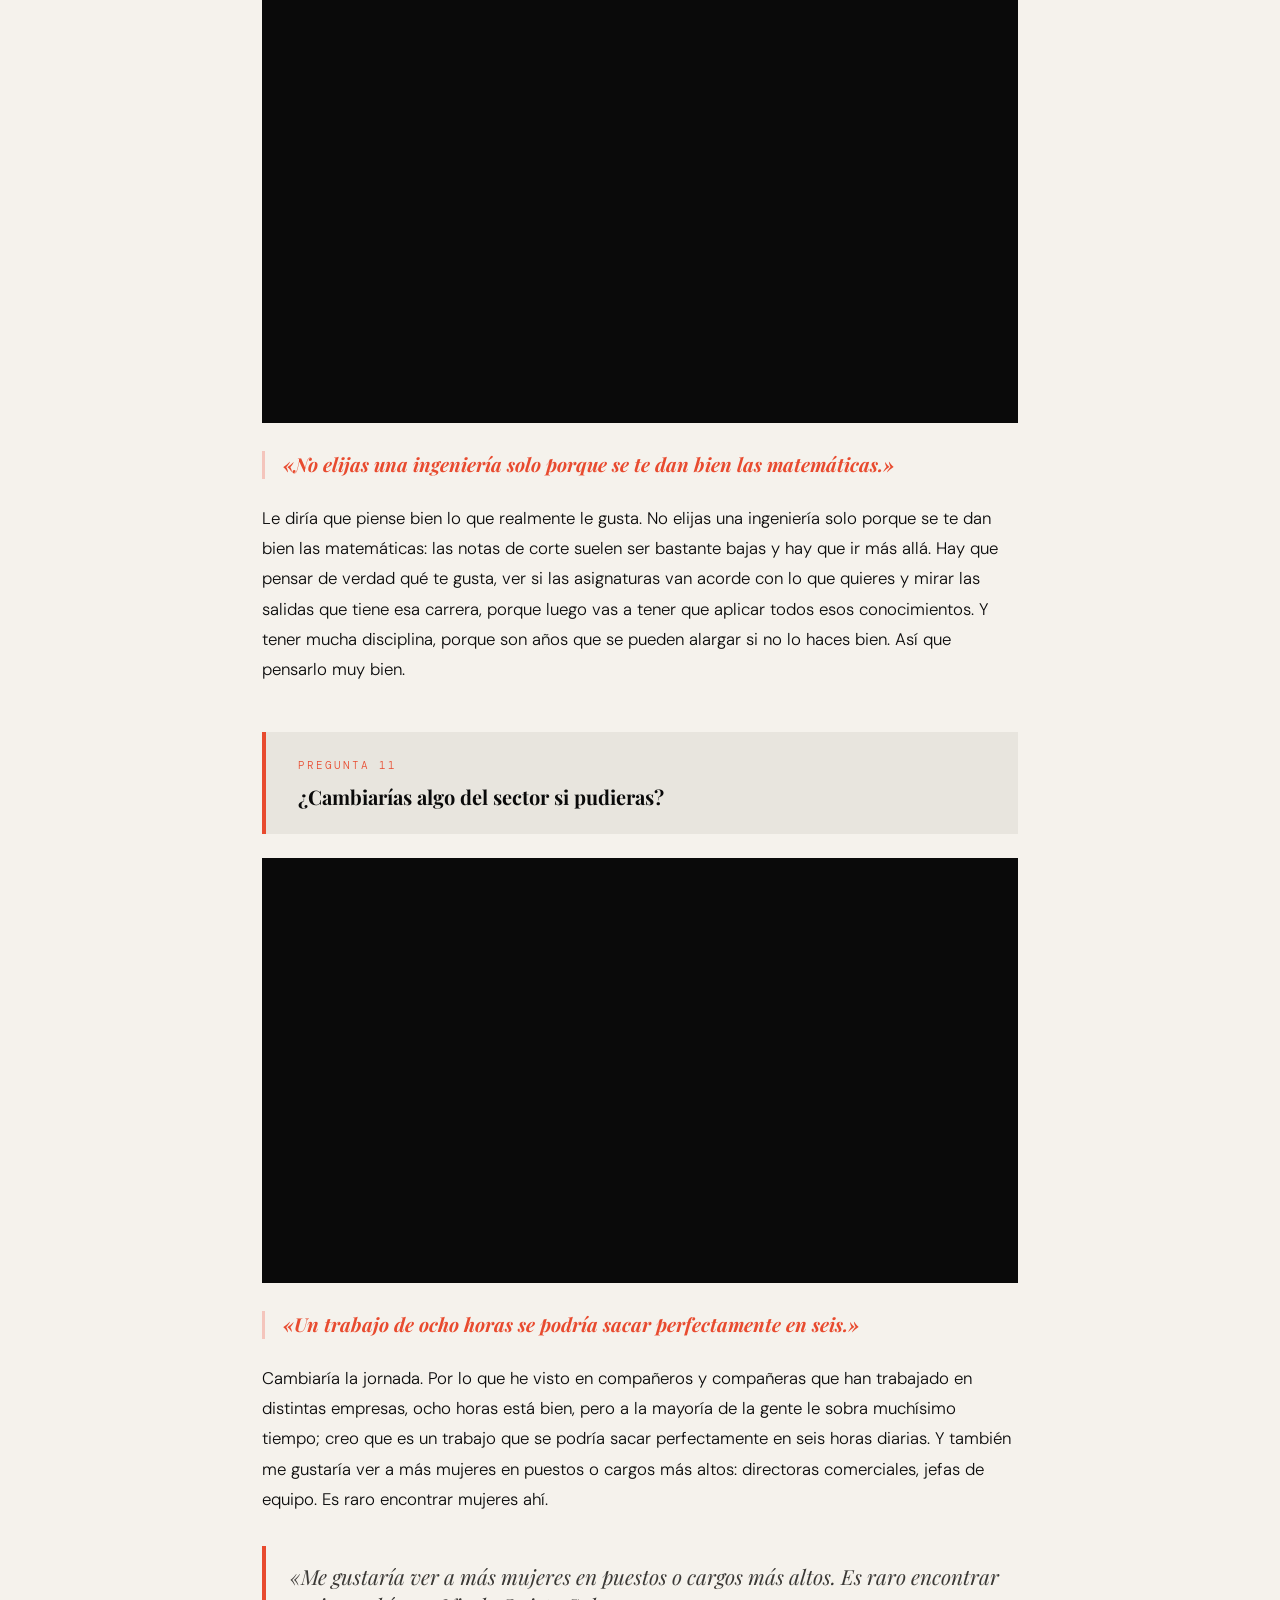
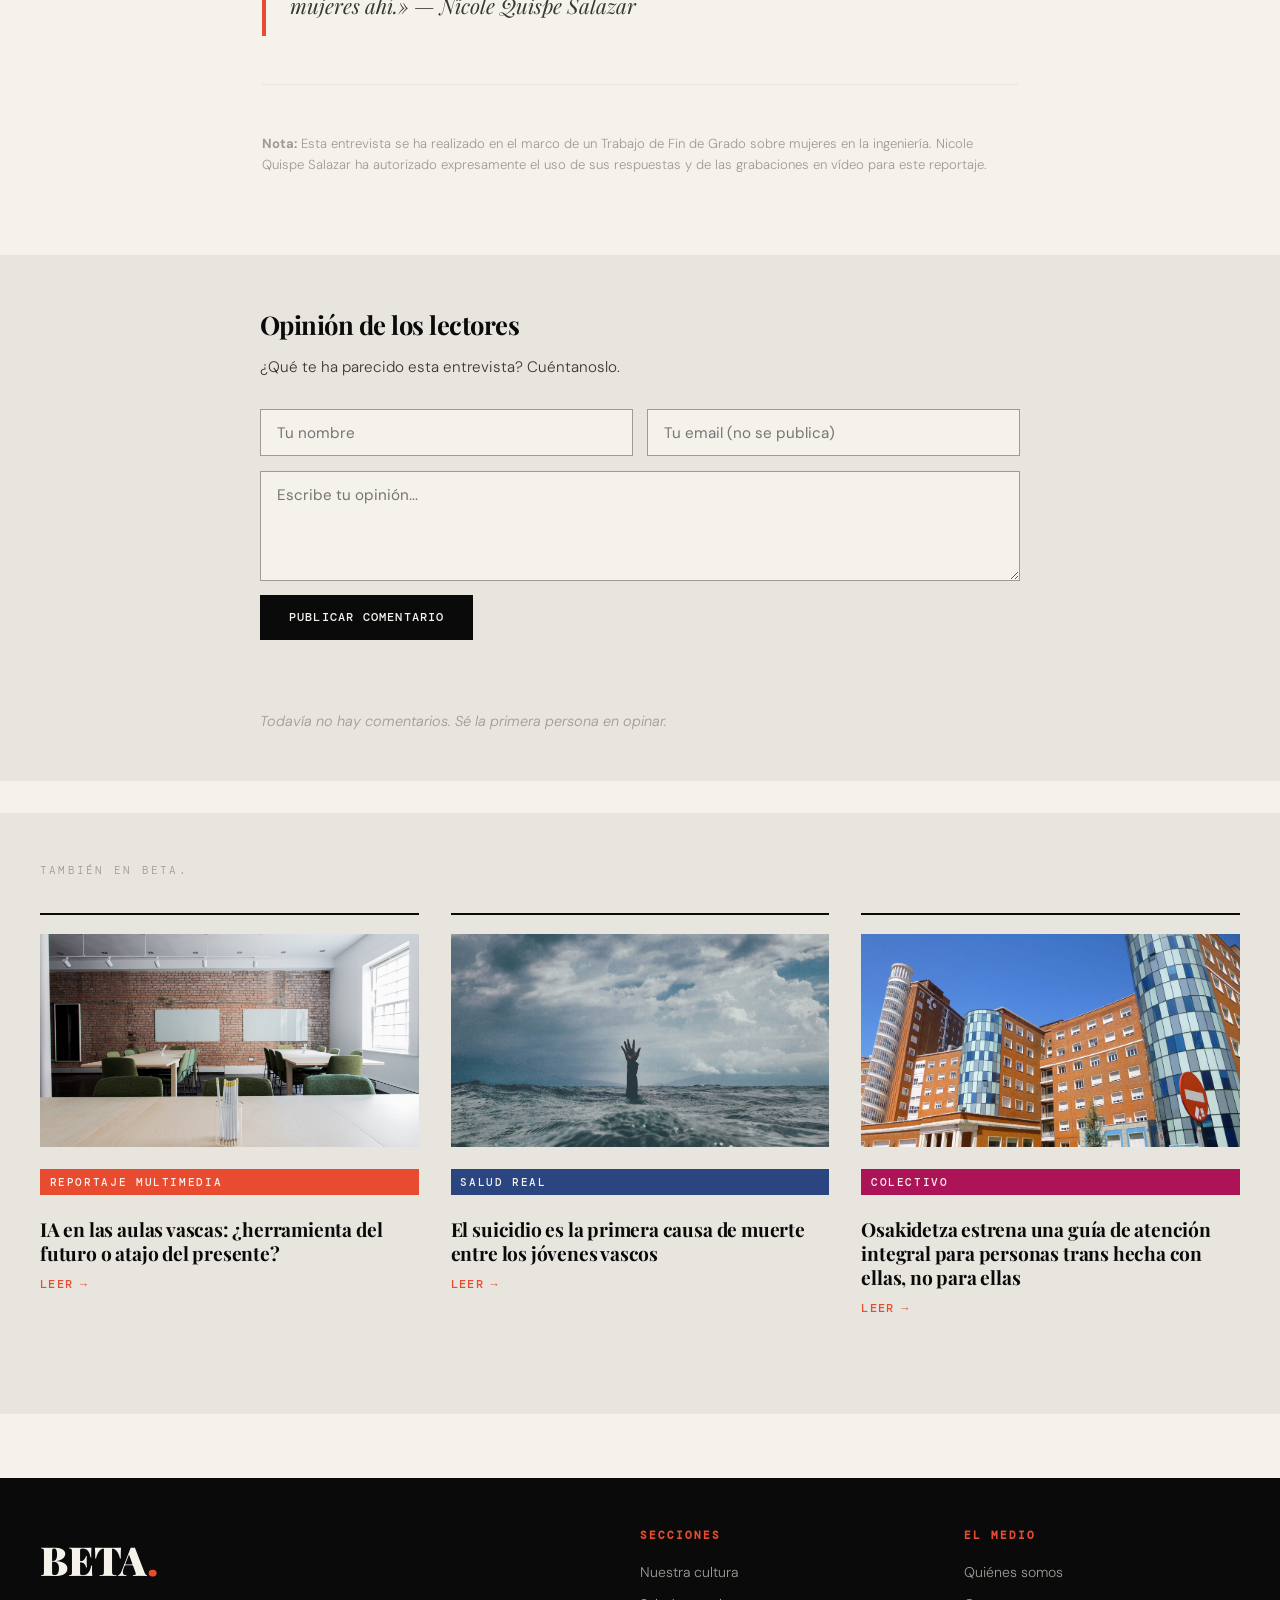
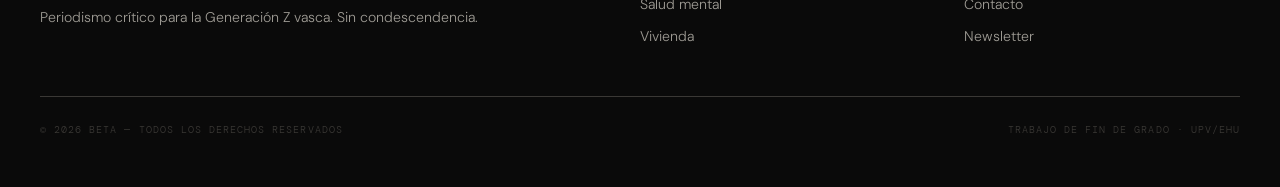
<file: entrevista.html>
<!DOCTYPE html>
<html lang="es">

<head>
  <meta charset="UTF-8" />
  <meta name="viewport" content="width=device-width, initial-scale=1.0" />
  <title>Nicole Quispe Salazar: «Que no solo los hombres puedan ser ingenieros» — Entrevista — BETA.</title>
  <link rel="stylesheet" href="style.css" />
</head>

<body>

  <div class="barra-superior">
    <span class="fecha">Domingo, 1 de junio de 2026</span>
    <span>Periodismo para la generación que hereda el mundo</span>
    <nav><a href="https://www.instagram.com/betaperiodicodigital/" target="_blank" rel="noopener">Instagram</a></nav>
  </div>

  <header class="cabecera-principal">
    <a href="index.html" class="logo-medio">BETA<span>.</span></a>
    <p class="tagline-medio">Futuro · Generación Z · País Vasco</p>
  </header>

  <nav class="nav-principal" aria-label="Secciones">
    <ul>
      <li><a href="index.html">Portada</a></li>
      <li><a href="categoria-cultura.html">Nuestra cultura</a></li>
      <li><a href="categoria-salud-mental.html">Salud mental</a></li>
      <li><a href="categoria-vivienda.html">Vivienda</a></li>
    </ul>
  </nav>

  <!-- ============================================================
       HERO DE LA ENTREVISTA
  ============================================================ -->
  <section class="reportaje-hero animar animar-1">
    <div class="interior">
      <p class="label-reportaje">Entrevista · Mujeres en la ingeniería</p>
      <h1>"Que no solo los hombres puedan ser ingenieros"</h1>
      <p class="entradilla-hero">
        A punto de terminar Ingeniería Electrónica Industrial y Automática, Nicole repasa seis años de carrera,
        unas prácticas en el sector y algún profesor de la vieja escuela: lo que ha cambiado para las mujeres en
        la ingeniería y lo que todavía queda por cambiar.
      </p>
      <div class="meta-hero">
        <span>Redacción BETA</span>
        <span>Agosto 2026</span>
        <span>Entrevista en vídeo</span>
        <span>11 preguntas</span>
      </div>
    </div>
  </section>

  <!-- ============================================================
       CUERPO DE LA ENTREVISTA
  ============================================================ -->
  <main class="contenedor-reportaje">

    <!-- Ficha rápida de la entrevistada -->
    <div class="ficha-entrevistada animar animar-2">
      <div class="dato-ficha">
        <span class="etiqueta-ficha">Nombre</span>
        <span class="valor-ficha">Nicole Quispe Salazar</span>
      </div>
      <div class="dato-ficha">
        <span class="etiqueta-ficha">Edad</span>
        <span class="valor-ficha">28 años</span>
      </div>
      <div class="dato-ficha">
        <span class="etiqueta-ficha">Estudios</span>
        <span class="valor-ficha">Ingeniería Electrónica Industrial y Automática (UPV/EHU)</span>
      </div>
      <div class="dato-ficha">
        <span class="etiqueta-ficha">Situación</span>
        <span class="valor-ficha">A punto de terminar el grado, iniciado en 2020</span>
      </div>
    </div>

    <!-- Intro / presentación -->
    <div class="cuerpo-articulo animar animar-2">
      <p>
        Nicole Quispe Salazar nació hace 28 años en Lima, Perú y se crió en Barakaldo, siempre destacó en las materias más técnicas, lo que la llevo, en 2016,
        a matricularse en el Grado en Ingeniería Electrónica Industrial y Automática
        de la Escuela de Ingeniería de Bilbao (UPV/EHU), donde ahora, diez años después, está a punto de presentar
        su Trabajo de Fin de Grado.
      </p>
      <p>
        Por el camino ha hecho prácticas en el departamento comercial de una empresa del sector electrónico, ha
        visto de cerca cómo funciona el mundo profesional que la espera y se ha ido formando una opinión clara
        sobre lo que significa ser mujer en una carrera —y un sector— donde, todavía hoy, las chicas siguen siendo
        minoría. Hablamos con ella sobre esa experiencia: la carrera, las prácticas, los referentes que le
        faltaron y los que encontró, y lo que le diría a una chica de 16 años que hoy se plantea estudiar
        ingeniería.
      </p>
    </div>

    <div class="separador-bloque animar animar-2"><span>La entrevista</span></div>

    <!-- ==================== PREGUNTA 01 ==================== -->
    <div class="pregunta-entrevista animar">
      <span class="num-pregunta">Pregunta 01</span>
      <p>¿Por qué elegiste ingeniería electrónica? ¿Fue una decisión fácil o hubo dudas?</p>
    </div>
    <figure class="video-pregunta animar">
      <iframe
        src="https://www.youtube.com/embed/CSwWeLhNXhg"
        title="Video"
        allow="accelerometer; autoplay; clipboard-write; encrypted-media; gyroscope; picture-in-picture"
        allowfullscreen></iframe>
    </figure>
    <p class="gancho-entrevista animar">«Quería entender con qué funcionaban las cosas, desde el móvil hasta un altavoz.»</p>
    <div class="respuesta-entrevista cuerpo-articulo animar">
      <p>
        Elegí electrónica en general porque se me daban bien las cosas más técnicas, como las matemáticas o la
        electrotecnia en bachillerato, y porque tenía curiosidad por saber cómo funcionaban las cosas: hoy en día
        la mayoría de aparatos son electrónicos, desde el móvil hasta un altavoz, y yo quería entender con qué
        funcionaban. Fue una decisión bastante fácil porque era lo que más me llamaba la atención; otras opciones,
        como la electricidad o la mecánica, no me apasionaban tanto.
      </p>
    </div>

    <!-- ==================== PREGUNTA 02 ==================== -->
    <div class="pregunta-entrevista animar">
      <span class="num-pregunta">Pregunta 02</span>
      <p>¿Cómo fue llegar a la carrera en cuanto al ambiente, la gente, la dinámica del grupo?</p>
    </div>
   <figure class="video-pregunta animar">
  <iframe
    src="https://www.youtube.com/embed/KfBaQDreAgw"
    title="Video"
    allow="accelerometer; autoplay; clipboard-write; encrypted-media; gyroscope; picture-in-picture"
    allowfullscreen></iframe>
</figure>
    <p class="gancho-entrevista animar">«De cada cien personas que entraban el primer año, seríamos como mucho veinte chicas.»</p>
    <div class="respuesta-entrevista cuerpo-articulo animar">
      <p>
        Lo primero que me llamó la atención al llegar, y que ya me esperaba, fue que la mayoría de la clase eran
        chicos: de las cien personas que suelen entrar el primer año en una ingeniería, seríamos como mucho veinte
        chicas. En general el ambiente era muy parecido al de bachillerato, pero sí que podía llegar a resultar
        intimidante, porque había muy pocas chicas y estaban repartidas casi todas en grupos de chicos. Costaba
        hacer amigas, pero en general la experiencia fue buena.
      </p>
    </div>

    <!-- ==================== PREGUNTA 03 ==================== -->
    <div class="pregunta-entrevista animar">
      <span class="num-pregunta">Pregunta 03</span>
      <p>¿Notaste en algún momento que ser mujer en este entorno marcaba alguna diferencia, para bien o para mal?</p>
    </div>
    <figure class="video-pregunta animar">
  <iframe
    src="https://www.youtube.com/embed/XwTdOA1wjIU"
    title="Video"
    allow="accelerometer; autoplay; clipboard-write; encrypted-media; gyroscope; picture-in-picture"
    allowfullscreen></iframe>
</figure>
    <p class="gancho-entrevista animar">«Hubo momentos en los que sí me sentí tratada de forma distinta por ser chica.»</p>
    <div class="respuesta-entrevista cuerpo-articulo animar">
      <p>
        Creo que hoy en día las cosas han cambiado mucho y las diferencias entre chicos y chicas ya no son tan
        notorias, pero es verdad que siempre ha habido profesores mayores, muy de la vieja escuela. Entre el
        profesorado joven apenas se notaba, pero algún profesor que ya estaba a punto de jubilarse sí hacía alguna
        diferencia entre chicas y chicos por la mentalidad que tenía. Aunque no me esperaba vivir eso entrando en
        2020, cuando debería quedar ya muy atrás, hubo momentos en los que sí me sentí tratada de forma distinta
        por ser chica.
      </p>
    </div>

    <!-- ==================== PREGUNTA 04 ==================== -->
    <div class="pregunta-entrevista animar">
      <span class="num-pregunta">Pregunta 04</span>
      <p>¿Ha habido situaciones en las que te hayas sentido más observada o juzgada que tus compañeros, o al
        contrario, completamente integrada?</p>
    </div>
      <figure class="video-pregunta animar">
  <iframe
    src="https://www.youtube.com/embed/Shjv5HI0-S4"
    title="Video"
    allow="accelerometer; autoplay; clipboard-write; encrypted-media; gyroscope; picture-in-picture"
    allowfullscreen></iframe>
</figure>
    <p class="gancho-entrevista animar">«Si hablaba un chico, era una bronca; si era una chica, la echaban de clase directamente.»</p>
    <div class="respuesta-entrevista cuerpo-articulo animar">
      <p>
        Es parecido a lo anterior: había profesores de pensamiento más antiguo, y en clase siempre hay gente que
        habla más y gente que habla menos. Pero, al ser chica, creo que se esperaba de nosotras un comportamiento
        más recatado, más callado, y ese límite se estiraba más con un chico. Si hablaba un chico, era una bronca;
        si era una chica, la echaban de clase directamente. Creo que sí había más vigilancia hacia las chicas en
        ese aspecto.
      </p>
    </div>

    <!-- ==================== PREGUNTA 05 ==================== -->
    <div class="pregunta-entrevista animar">
      <span class="num-pregunta">Pregunta 05</span>
      <p>¿Crees que existe sexismo en los sectores STEM o crees que es un debate que a veces se exagera?</p>
    </div>
        <figure class="video-pregunta animar">
  <iframe
    src="https://www.youtube.com/embed/1Emot340cPE"
    title="Video"
    allow="accelerometer; autoplay; clipboard-write; encrypted-media; gyroscope; picture-in-picture"
    allowfullscreen></iframe>
</figure>
    <p class="gancho-entrevista animar">«¿Por qué se elegía a ciertas personas para los vídeos publicitarios y no a otras que sabían mucho más del producto?»</p>
    <div class="respuesta-entrevista cuerpo-articulo animar">
      <p>
        Creo que hoy en día no hay tanto sexismo en los sectores STEM como había antes. Es algo en lo que todavía
        hay que trabajar, pero va cambiando poco a poco a medida que se relevan las generaciones. Aun así, en
        algunos sitios se sigue encasillando a las mujeres, ya sea por su aspecto o por cualidades en las que a
        los hombres no se les encasilla.
      </p>
      <p>
        Por ejemplo, en la empresa donde estuve de prácticas, en el departamento comercial había mucha
        participación femenina, una cuota bastante igualada. Lo que más me llamaba la atención es que a las
        chicas de mejor imagen, en comparación con los chicos jóvenes, se las utilizaba más para los vídeos
        publicitarios de los nuevos productos. Y eso te hace pensar por qué se elegía a ciertas personas para eso
        y no a otras, que a lo mejor tenían un conocimiento mucho más amplio del producto.
      </p>
    </div>



    <!-- ==================== PREGUNTA 06 ==================== -->
    <div class="pregunta-entrevista animar">
      <span class="num-pregunta">Pregunta 06</span>
      <p>¿Has tenido que demostrar más que otros compañeros en algún momento, o no has vivido eso?</p>
    </div>
    <figure class="video-pregunta animar">
  <iframe
    src="https://www.youtube.com/embed/f5-_hgyKfBk"
    title="Video"
    allow="accelerometer; autoplay; clipboard-write; encrypted-media; gyroscope; picture-in-picture"
    allowfullscreen></iframe>
</figure>
    <p class="gancho-entrevista animar">«Nunca sentí que tuviera que demostrar más que un compañero solo por ser chica.»</p>
    <div class="respuesta-entrevista cuerpo-articulo animar">
      <p>
        Ni en la carrera ni en las prácticas he vivido ninguna experiencia en la que sintiera que tenía que
        demostrar mucho más que un compañero solo por el hecho de que él fuera chico y yo chica. Creo que, por lo
        general, se nos valoraba por nuestros conocimientos y nuestras habilidades.
      </p>
    </div>

    <!-- ==================== PREGUNTA 07 ==================== -->
    <div class="pregunta-entrevista animar">
      <span class="num-pregunta">Pregunta 07</span>
      <p>¿Tienes referentes femeninas en tu sector? ¿Crees que hacen falta o no le das tanta importancia?</p>
    </div>
    <figure class="video-pregunta animar">
  <iframe
    src="https://www.youtube.com/embed/VVG_M7ulBwg"
    title="Video"
    allow="accelerometer; autoplay; clipboard-write; encrypted-media; gyroscope; picture-in-picture"
    allowfullscreen></iframe>
</figure>
    <p class="gancho-entrevista animar">«La mayoría de los referentes que se nombran están centrados en hombres.»</p>
    <div class="respuesta-entrevista cuerpo-articulo animar">
      <p>
        Sí tengo un referente en mi sector: una de mis profesoras en la carrera, Arantzazu Burgos Fernández. Me
        parece una persona increíble, tanto a nivel personal como profesional; creo que ha logrado muchísimas
        cosas y ha sabido transmitir todos sus conocimientos, y eso te inspiraba a hacerlo mejor, en mi caso en el
        sector electrónico. Creo que sí es importante tener referentes femeninos y que hace falta darlos a conocer
        más, porque la mayoría de los que se nombran están centrados en hombres.
      </p>
    </div>

    <!-- ==================== PREGUNTA 08 ==================== -->
    <div class="pregunta-entrevista animar">
      <span class="num-pregunta">Pregunta 08</span>
      <p>¿Crees que la situación de las mujeres en ingeniería está cambiando o sigue igual?</p>
    </div>
    <figure class="video-pregunta animar">
  <iframe
    src="https://www.youtube.com/embed/oreOFo325BQ"
    title="Video"
    allow="accelerometer; autoplay; clipboard-write; encrypted-media; gyroscope; picture-in-picture"
    allowfullscreen></iframe>
</figure>
    <p class="gancho-entrevista animar">«Que no solo los hombres puedan ser ingenieros.»</p>
    <div class="respuesta-entrevista cuerpo-articulo animar">
      <p>
        Creo que está cambiando, entre otras cosas por el relevo generacional en el profesorado que mencionaba
        antes, y creo que va a mejor. He visto que cada vez hay más mujeres en las distintas ingenierías, lo cual
        es muy importante para que se vea que es algo técnico y que las mujeres también son capaces de hacerlo:
        que no solo los hombres pueden ser ingenieros.
      </p>
    </div>

    <!-- ==================== PREGUNTA 09 ==================== -->
    <div class="pregunta-entrevista animar">
      <span class="num-pregunta">Pregunta 09</span>
      <p>¿Qué es lo que más te gusta de trabajar en un sector tan técnico y lo que menos?</p>
    </div>
      <figure class="video-pregunta animar">
  <iframe
    src="https://www.youtube.com/embed/IK5P_HxvoFw"
    title="Video"
    allow="accelerometer; autoplay; clipboard-write; encrypted-media; gyroscope; picture-in-picture"
    allowfullscreen></iframe>
</figure>
    <p class="gancho-entrevista animar">«Cuando los departamentos no están bien comunicados entre sí, se pierden muchas cosas.»</p>
    <div class="respuesta-entrevista cuerpo-articulo animar">
      <p>
        Lo que más me gusta es poder aplicar los conocimientos que he ido adquiriendo durante la carrera y ver que
        soy capaz de sacar las cosas adelante, que funcionan, que no se quedan en algo teórico que ves en clase y
        ya está. Y quizás lo que menos, más dirigido ya a la empresa, es que cuando los departamentos no están
        bien comunicados ni coordinados entre sí, se pierden muchas cosas.
      </p>
    </div>

    <!-- ==================== PREGUNTA 10 ==================== -->
    <div class="pregunta-entrevista animar">
      <span class="num-pregunta">Pregunta 10</span>
      <p>¿Qué le dirías a una chica de 16 o 17 años que está pensando en estudiar ingeniería?</p>
    </div>
      <figure class="video-pregunta animar">
  <iframe
    src="https://www.youtube.com/embed/ikQFue9XgGs"
    title="Video"
    allow="accelerometer; autoplay; clipboard-write; encrypted-media; gyroscope; picture-in-picture"
    allowfullscreen></iframe>
</figure>
    <p class="gancho-entrevista animar">«No elijas una ingeniería solo porque se te dan bien las matemáticas.»</p>
    <div class="respuesta-entrevista cuerpo-articulo animar">
      <p>
        Le diría que piense bien lo que realmente le gusta. No elijas una ingeniería solo porque se te dan bien
        las matemáticas: las notas de corte suelen ser bastante bajas y hay que ir más allá. Hay que pensar de
        verdad qué te gusta, ver si las asignaturas van acorde con lo que quieres y mirar las salidas que tiene
        esa carrera, porque luego vas a tener que aplicar todos esos conocimientos. Y tener mucha disciplina,
        porque son años que se pueden alargar si no lo haces bien. Así que pensarlo muy bien.
      </p>
    </div>

    <!-- ==================== PREGUNTA 11 ==================== -->
    <div class="pregunta-entrevista animar">
      <span class="num-pregunta">Pregunta 11</span>
      <p>¿Cambiarías algo del sector si pudieras?</p>
    </div>
    <figure class="video-pregunta animar">
      <iframe
    src="https://www.youtube.com/embed/GwOnxukBefQ"
    title="Video"
    allow="accelerometer; autoplay; clipboard-write; encrypted-media; gyroscope; picture-in-picture"
    allowfullscreen></iframe>
    </figure>
    <p class="gancho-entrevista animar">«Un trabajo de ocho horas se podría sacar perfectamente en seis.»</p>
    <div class="respuesta-entrevista cuerpo-articulo animar">
      <p>
        Cambiaría la jornada. Por lo que he visto en compañeros y compañeras que han trabajado en distintas
        empresas, ocho horas está bien, pero a la mayoría de la gente le sobra muchísimo tiempo; creo que es un
        trabajo que se podría sacar perfectamente en seis horas diarias. Y también me gustaría ver a más mujeres
        en puestos o cargos más altos: directoras comerciales, jefas de equipo. Es raro encontrar mujeres ahí.
      </p>
    </div>

    <blockquote class="cita-articulo animar">
      «Me gustaría ver a más mujeres en puestos o cargos más altos. Es raro encontrar mujeres ahí.» — Nicole
      Quispe Salazar
    </blockquote>

    <!-- NOTA FINAL -->
    <div class="fuentes-articulo animar animar-3">
      <p class="nota-fuentes">
        <strong>Nota:</strong> Esta entrevista se ha realizado en el marco de un Trabajo de Fin de Grado sobre
        mujeres en la ingeniería. Nicole Quispe Salazar ha autorizado expresamente el uso de sus respuestas y de
        las grabaciones en vídeo para este reportaje.
      </p>
    </div>

  </main>
  <!-- fin contenedor-reportaje -->

  <!-- ============================================================
       SECCIÓN DE COMENTARIOS — Opinión de los lectores
  ============================================================ -->
  <section class="seccion-comentarios">
    <div class="comentarios-interior">
      <h2 class="titulo-comentarios">Opinión de los lectores</h2>
      <p class="subtitulo-comentarios">¿Qué te ha parecido esta entrevista? Cuéntanoslo.</p>

      <form class="form-comentarios">
        <div class="fila-campos">
          <input type="text" name="nombre" class="campo-comentario" placeholder="Tu nombre" required maxlength="60" />
          <input type="email" name="email" class="campo-comentario" placeholder="Tu email (no se publica)" maxlength="100" />
        </div>
        <textarea name="comentario" class="campo-comentario campo-textarea" placeholder="Escribe tu opinión..." required maxlength="600" rows="4"></textarea>
        <button type="submit" class="boton-comentario">Publicar comentario</button>
        <p class="mensaje-comentario" aria-live="polite"></p>
      </form>

      <div class="lista-comentarios"></div>
    </div>
  </section>

  <!-- Noticias relacionadas al pie -->
  <div class="relacionadas-pie">
    <div class="interior">
      <p class="titulo-seccion-portada">También en BETA.</p>
      <div class="rejilla-noticias">
        <article class="tarjeta-noticia">
          <a href="reportaje.html" class="tarjeta-imagen">
            <img src="img/placeholder-reportaje.jpg" alt="IA en las aulas vascas" />
          </a>
          <span class="etiqueta-seccion reportaje">Reportaje multimedia</span>
          <a href="reportaje.html">
            <h3 class="titular">IA en las aulas vascas: ¿herramienta del futuro o atajo del presente?</h3>
          </a>
          <a href="reportaje.html" class="leer-mas">Leer</a>
        </article>
        <article class="tarjeta-noticia">
          <a href="noticia-salud-mental.html" class="tarjeta-imagen">
            <img src="img/placeholder-salud-mental.jpg" alt="Salud mental juvenil en Euskadi" />
          </a>
          <span class="etiqueta-seccion salud">Salud real</span>
          <a href="noticia-salud-mental.html">
            <h3 class="titular">El suicidio es la primera causa de muerte entre los jóvenes vascos</h3>
          </a>
          <a href="noticia-salud-mental.html" class="leer-mas">Leer</a>
        </article>
        <article class="tarjeta-noticia">
          <a href="noticia-trans.html" class="tarjeta-imagen">
            <img src="img/placeholder-trans.jpg" alt="Osakidetza y personas trans" />
          </a>
          <span class="etiqueta-seccion colectivo">Colectivo</span>
          <a href="noticia-trans.html">
            <h3 class="titular">Osakidetza estrena una guía de atención integral para personas trans hecha con
              ellas, no para ellas</h3>
          </a>
          <a href="noticia-trans.html" class="leer-mas">Leer</a>
        </article>
      </div>
    </div>
  </div>

  <footer class="pie-pagina">
    <div class="pie-interior">
      <div>
        <div class="pie-logo">BETA<span>.</span></div>
        <p class="pie-descripcion">Periodismo crítico para la Generación Z vasca. Sin condescendencia.</p>
      </div>
      <div class="pie-columna">
        <h4>Secciones</h4>
        <ul>
          <li><a href="categoria-cultura.html">Nuestra cultura</a></li>
          <li><a href="categoria-salud-mental.html">Salud mental</a></li>
          <li><a href="categoria-vivienda.html">Vivienda</a></li>
        </ul>
      </div>
      <div class="pie-columna">
        <h4>El medio</h4>
        <ul>
          <li><a href="#">Quiénes somos</a></li>
          <li><a href="#">Contacto</a></li>
          <li><a href="#">Newsletter</a></li>
        </ul>
      </div>
    </div>
    <div class="pie-copy">
      <span>© 2026 BETA — Todos los derechos reservados</span>
      <span>Trabajo de Fin de Grado · UPV/EHU</span>
    </div>
  </footer>

  <script src="main.js"></script>
</body>

</html>
</file>
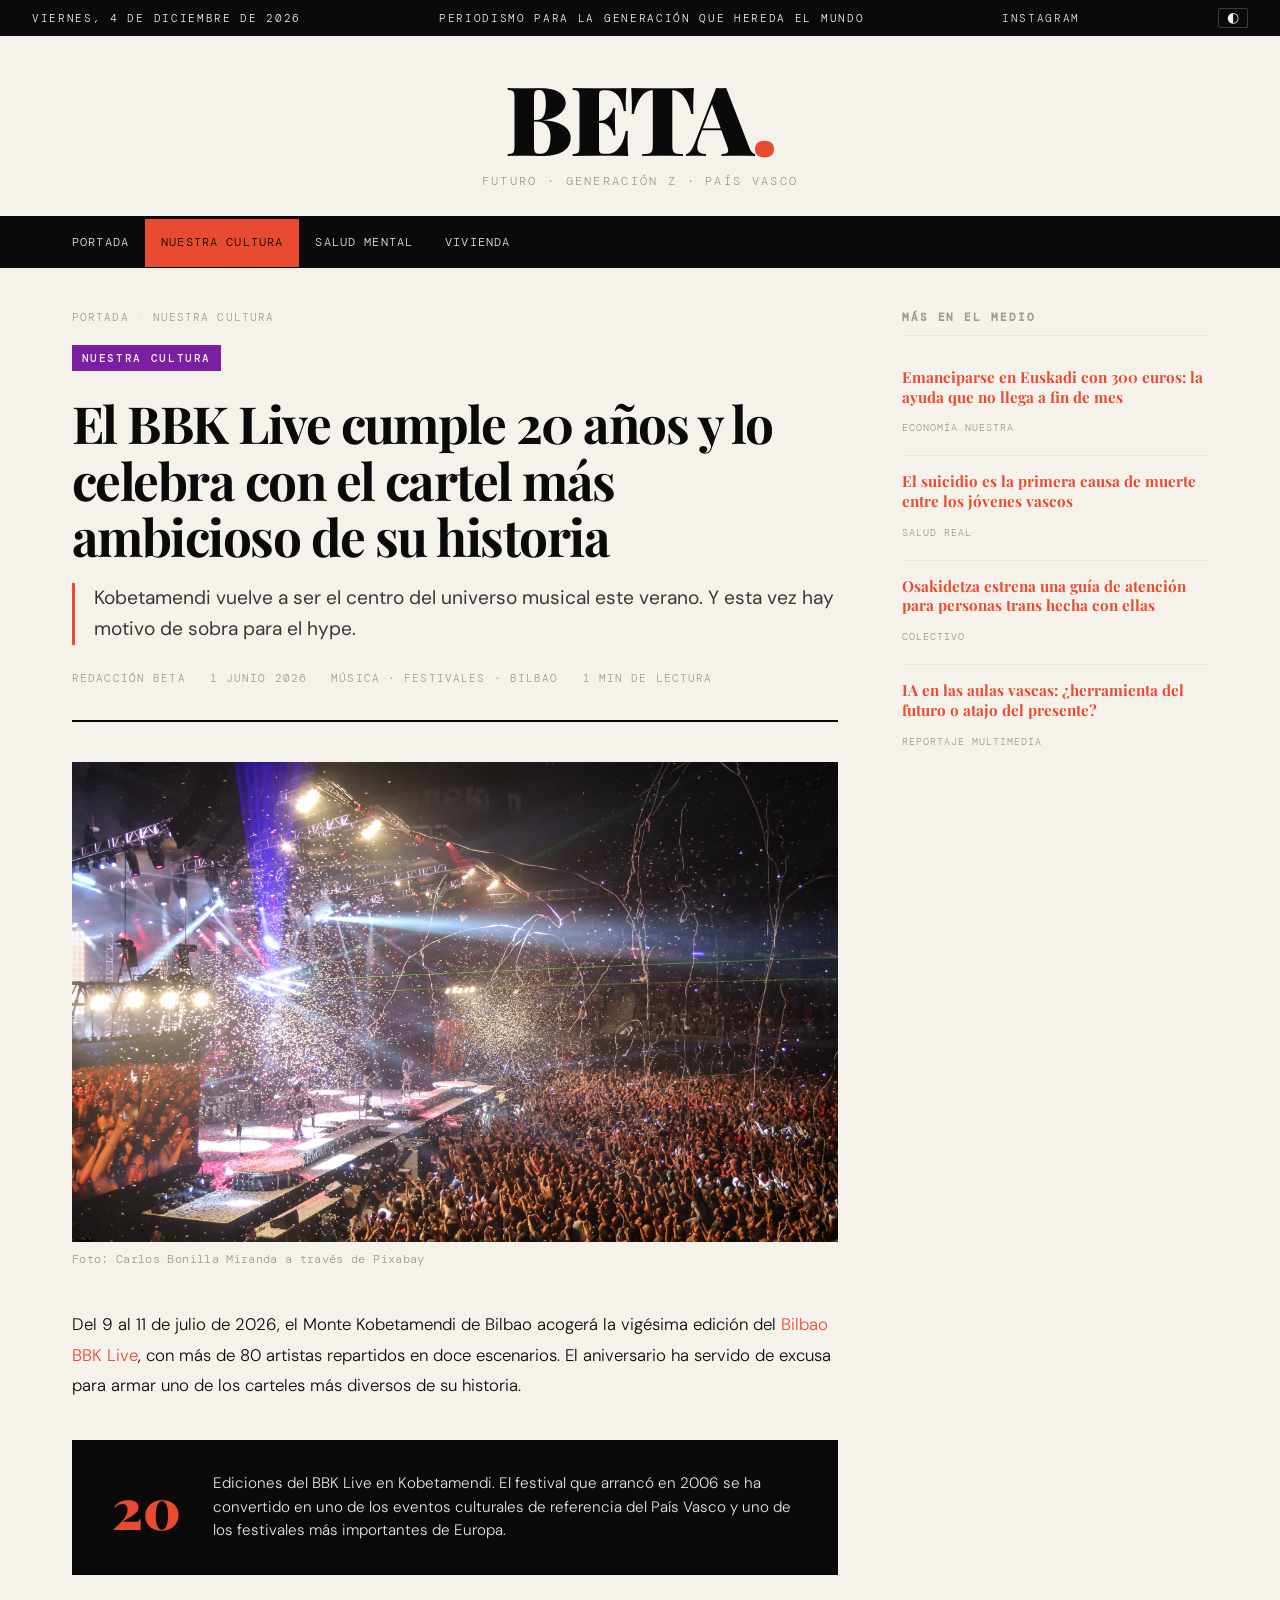
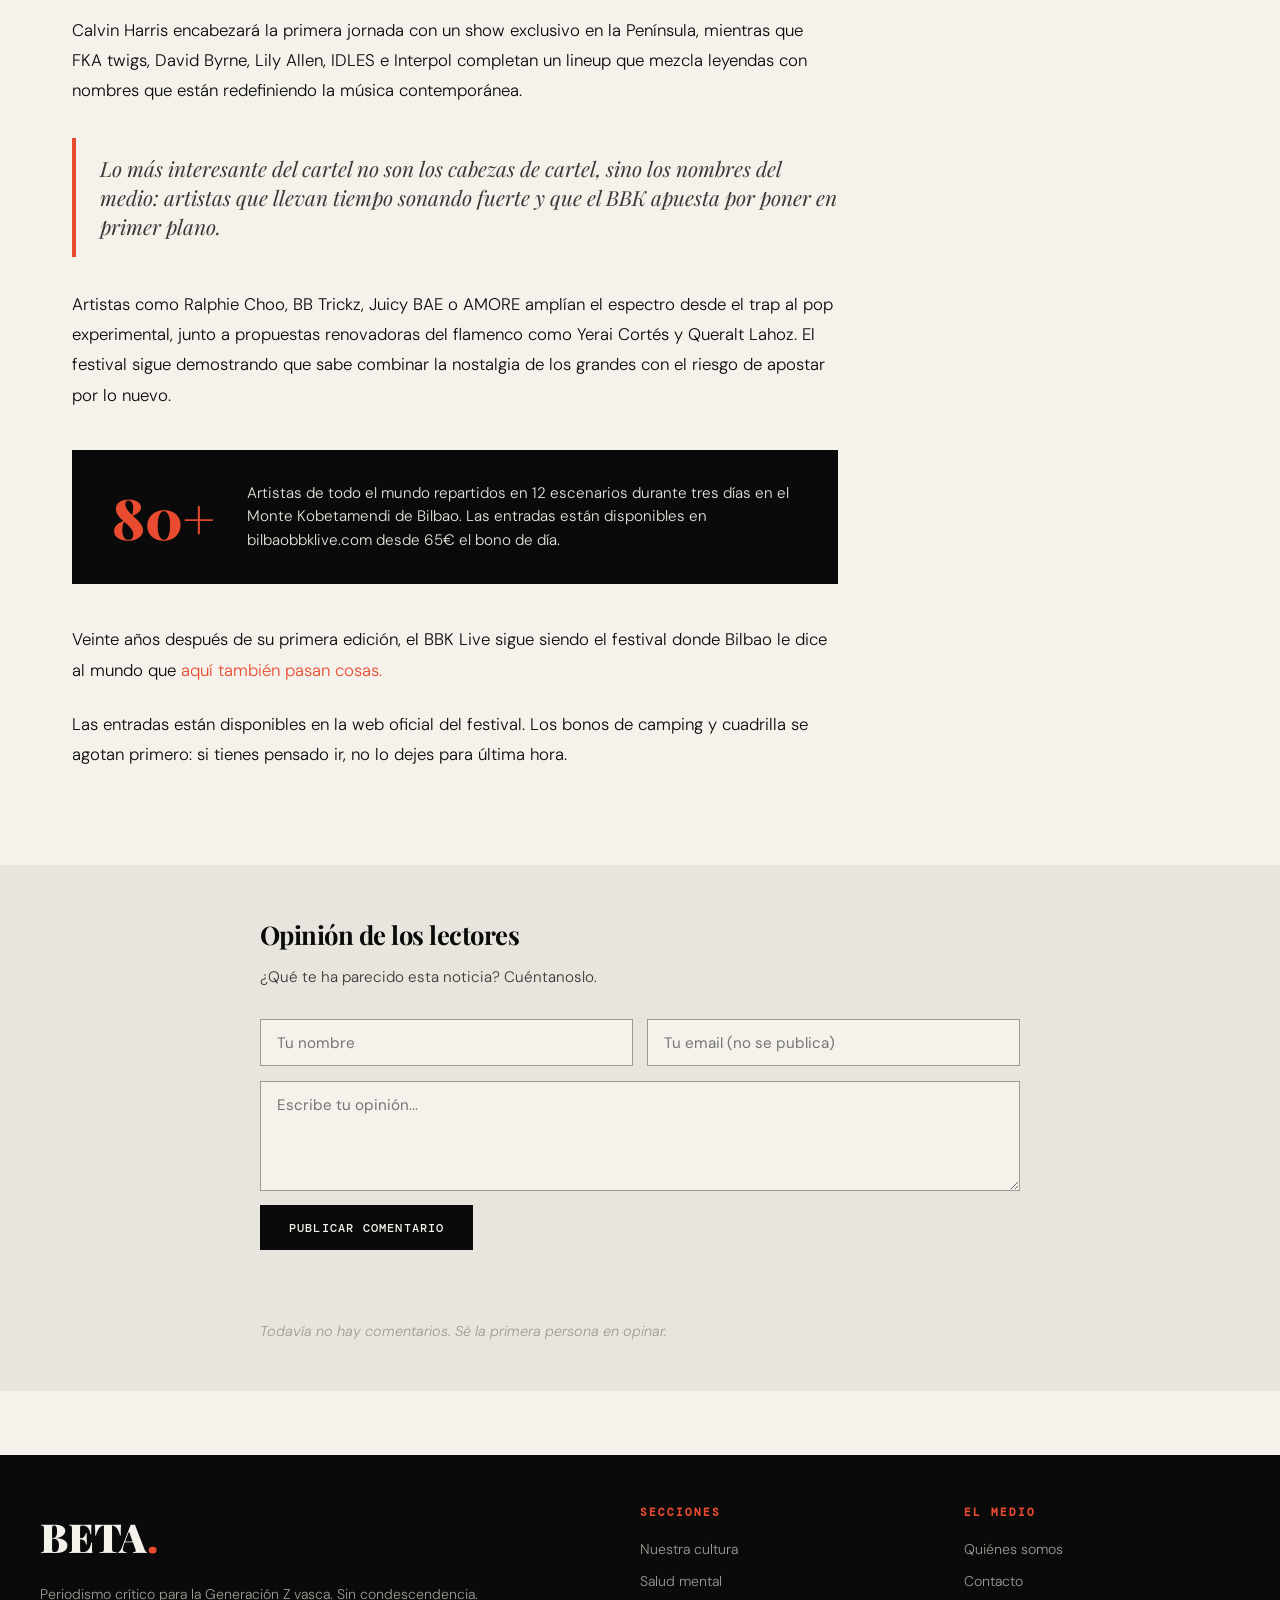
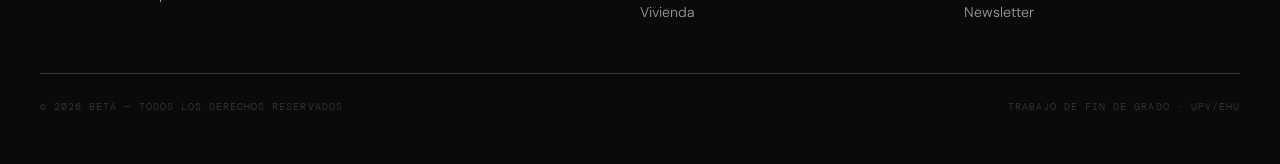
<file: noticia-bbk.html>
<!doctype html>
<html lang="es">
  <head>
    <meta charset="UTF-8" />
    <meta name="viewport" content="width=device-width, initial-scale=1.0" />
    <title>BBK Live 2026 — BETA.</title>
    <link rel="stylesheet" href="style.css" />
  </head>
  <body>
    <div class="barra-superior">
      <span class="fecha">Domingo, 1 de junio de 2026</span>
      <span>Periodismo para la generación que hereda el mundo</span>
      <nav>
        <a href="https://www.instagram.com/betaperiodicodigital/" target="_blank" rel="noopener">Instagram</a>
      </nav>
    </div>

    <header class="cabecera-principal">
      <a href="index.html" class="logo-medio">BETA<span>.</span></a>
      <p class="tagline-medio">Futuro · Generación Z · País Vasco</p>
    </header>

    <nav class="nav-principal" aria-label="Secciones">
      <ul>
        <li><a href="index.html">Portada</a></li>
        <li>
          <a href="categoria-cultura.html" class="activo">Nuestra cultura</a>
        </li>
        <li><a href="categoria-salud-mental.html">Salud mental</a></li>
        <li><a href="categoria-vivienda.html">Vivienda</a></li>
      </ul>
    </nav>

    <!-- ============================================================
       CONTENIDO PRINCIPAL
  ============================================================ -->
    <div class="contenedor-articulo">
      <article>
        <!-- Breadcrumb -->
        <div class="breadcrumb animar animar-1">
          <a href="index.html">Portada</a>
          <span>/</span>
          <a href="categoria-cultura.html">Nuestra cultura</a>
        </div>

        <!-- Cabecera -->
        <header class="cabecera-articulo animar animar-2">
          <span class="etiqueta-seccion cultura">Nuestra cultura</span>
          <h1 class="titular-articulo">
            El BBK Live cumple 20 años y lo celebra con el cartel más ambicioso
            de su historia
          </h1>
          <p class="entradilla-articulo">
            Kobetamendi vuelve a ser el centro del universo musical este verano.
            Y esta vez hay motivo de sobra para el hype.
          </p>
          <div class="meta-articulo">
            <span>Redacción BETA</span>
            <span>1 junio 2026</span>
            <span>Música · Festivales · Bilbao</span>
          </div>
        </header>

        <!-- Imagen principal -->
        <figure class="imagen-articulo animar animar-2">
          <img src="img/placeholder-bbk.jpg" alt="BBK Live 2026" />
          <figcaption>Foto: Carlos Bonilla Miranda a través de Pixabay</figcaption>
        </figure>

        <!-- ============================================================
           CUERPO DE LA NOTICIA
      ============================================================ -->
        <div class="cuerpo-articulo animar animar-3">
          <p>
            Del 9 al 11 de julio de 2026, el Monte Kobetamendi de Bilbao acogerá
            la vigésima edición del
            <a href="https://bilbaobbklive.com/" target="_blank">Bilbao BBK Live</a>, con más de
            80 artistas repartidos en doce escenarios. El aniversario ha servido
            de excusa para armar uno de los carteles más diversos de su
            historia.
          </p>

          <!-- Dato destacado -->
          <div class="dato-destacado">
            <span class="numero">20</span>
            <span class="descripcion"
              >Ediciones del BBK Live en Kobetamendi. El festival que arrancó en
              2006 se ha convertido en uno de los eventos culturales de
              referencia del País Vasco y uno de los festivales más importantes
              de Europa.</span
            >
          </div>

          <p>
            Calvin Harris encabezará la primera jornada con un show exclusivo en
            la Península, mientras que FKA twigs, David Byrne, Lily Allen, IDLES
            e Interpol completan un lineup que mezcla leyendas con nombres que
            están redefiniendo la música contemporánea.
          </p>

          <!-- Cita -->
          <blockquote class="cita-articulo">
            Lo más interesante del cartel no son los cabezas de cartel, sino los
            nombres del medio: artistas que llevan tiempo sonando fuerte y que
            el BBK apuesta por poner en primer plano.
          </blockquote>

          <p>
            Artistas como Ralphie Choo, BB Trickz, Juicy BAE o AMORE amplían el
            espectro desde el trap al pop experimental, junto a propuestas
            renovadoras del flamenco como Yerai Cortés y Queralt Lahoz. El
            festival sigue demostrando que sabe combinar la nostalgia de los
            grandes con el riesgo de apostar por lo nuevo.
          </p>

          <!-- Segundo dato -->
          <div class="dato-destacado">
            <span class="numero">80+</span>
            <span class="descripcion"
              >Artistas de todo el mundo repartidos en 12 escenarios durante
              tres días en el Monte Kobetamendi de Bilbao. Las entradas están
              disponibles en bilbaobbklive.com desde 65€ el bono de día.</span
            >
          </div>

          <p>
            Veinte años después de su primera edición, el BBK Live sigue siendo
            el festival donde Bilbao le dice al mundo que <a href="https://www.kulturklik.euskadi.eus/evento/2026/07/09/programa-bbk-live-2026" target="_blank">aquí también pasan
            cosas.</a>
          </p>

          <p>
            Las entradas están disponibles en la web oficial del festival. Los
            bonos de camping y cuadrilla se agotan primero: si tienes pensado
            ir, no lo dejes para última hora.
          </p>
        </div>

     
      </article>

      <!-- BARRA LATERAL -->
      <aside class="barra-lateral animar animar-3">
        <div class="widget-lateral">
          <h3>Más en el medio</h3>
          <div class="noticia-relacionada">
            <a href="noticia-vivienda.html">
              <p class="titular-rel">
                Emanciparse en Euskadi con 300 euros: la ayuda que no llega a
                fin de mes
              </p>
            </a>
            <span class="seccion-rel">Economía nuestra</span>
          </div>
          <div class="noticia-relacionada">
            <a href="noticia-salud-mental.html">
              <p class="titular-rel">
                El suicidio es la primera causa de muerte entre los jóvenes
                vascos
              </p>
            </a>
            <span class="seccion-rel">Salud real</span>
          </div>
          <div class="noticia-relacionada">
            <a href="noticia-trans.html">
              <p class="titular-rel">
                Osakidetza estrena una guía de atención para personas trans
                hecha con ellas
              </p>
            </a>
            <span class="seccion-rel">Colectivo</span>
          </div>
          <div class="noticia-relacionada">
            <a href="reportaje.html">
              <p class="titular-rel">
                IA en las aulas vascas: ¿herramienta del futuro o atajo del
                presente?
              </p>
            </a>
            <span class="seccion-rel">Reportaje multimedia</span>
          </div>
        </div>
      </aside>
    </div>

    <!-- ============================================================
       SECCIÓN DE COMENTARIOS — Opinión de los lectores
  ============================================================ -->
    <section class="seccion-comentarios">
      <div class="comentarios-interior">
        <h2 class="titulo-comentarios">Opinión de los lectores</h2>
        <p class="subtitulo-comentarios">¿Qué te ha parecido esta noticia? Cuéntanoslo.</p>

        <form class="form-comentarios">
          <div class="fila-campos">
            <input type="text" name="nombre" class="campo-comentario" placeholder="Tu nombre" required maxlength="60" />
            <input type="email" name="email" class="campo-comentario" placeholder="Tu email (no se publica)" maxlength="100" />
          </div>
          <textarea name="comentario" class="campo-comentario campo-textarea" placeholder="Escribe tu opinión..." required maxlength="600" rows="4"></textarea>
          <button type="submit" class="boton-comentario">Publicar comentario</button>
          <p class="mensaje-comentario" aria-live="polite"></p>
        </form>

        <div class="lista-comentarios"></div>
      </div>
    </section>

    <footer class="pie-pagina">
      <div class="pie-interior">
        <div>
          <div class="pie-logo">BETA<span>.</span></div>
          <p class="pie-descripcion">
            Periodismo crítico para la Generación Z vasca. Sin condescendencia.
          </p>
        </div>
        <div class="pie-columna">
          <h4>Secciones</h4>
          <ul>
            <li><a href="categoria-cultura.html">Nuestra cultura</a></li>
            <li><a href="categoria-salud-mental.html">Salud mental</a></li>
            <li><a href="categoria-vivienda.html">Vivienda</a></li>
          </ul>
        </div>
        <div class="pie-columna">
          <h4>El medio</h4>
          <ul>
            <li><a href="#">Quiénes somos</a></li>
            <li><a href="#">Contacto</a></li>
            <li><a href="#">Newsletter</a></li>
          </ul>
        </div>
      </div>
      <div class="pie-copy">
        <span>© 2026 BETA — Todos los derechos reservados</span>
        <span>Trabajo de Fin de Grado · UPV/EHU</span>
      </div>
    </footer>
    <script src="main.js"></script>
  </body>
</html>
</file>
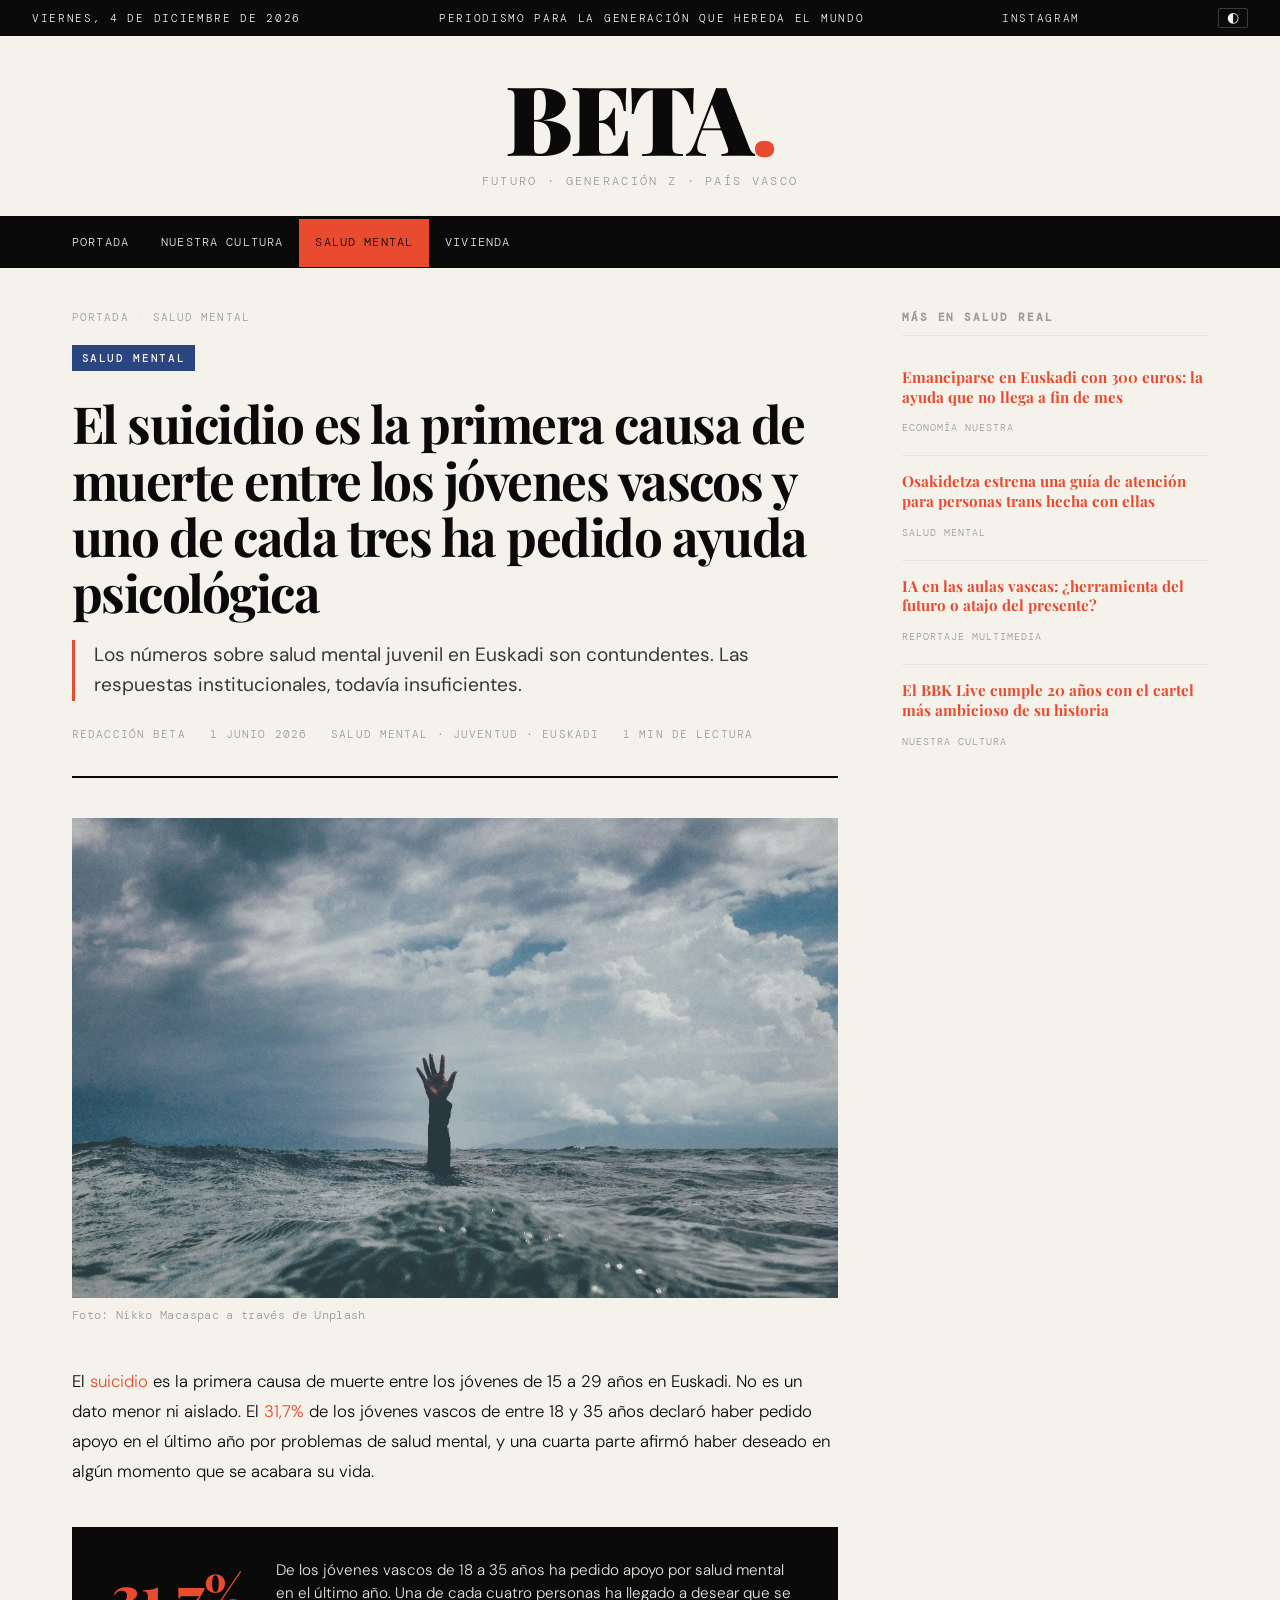
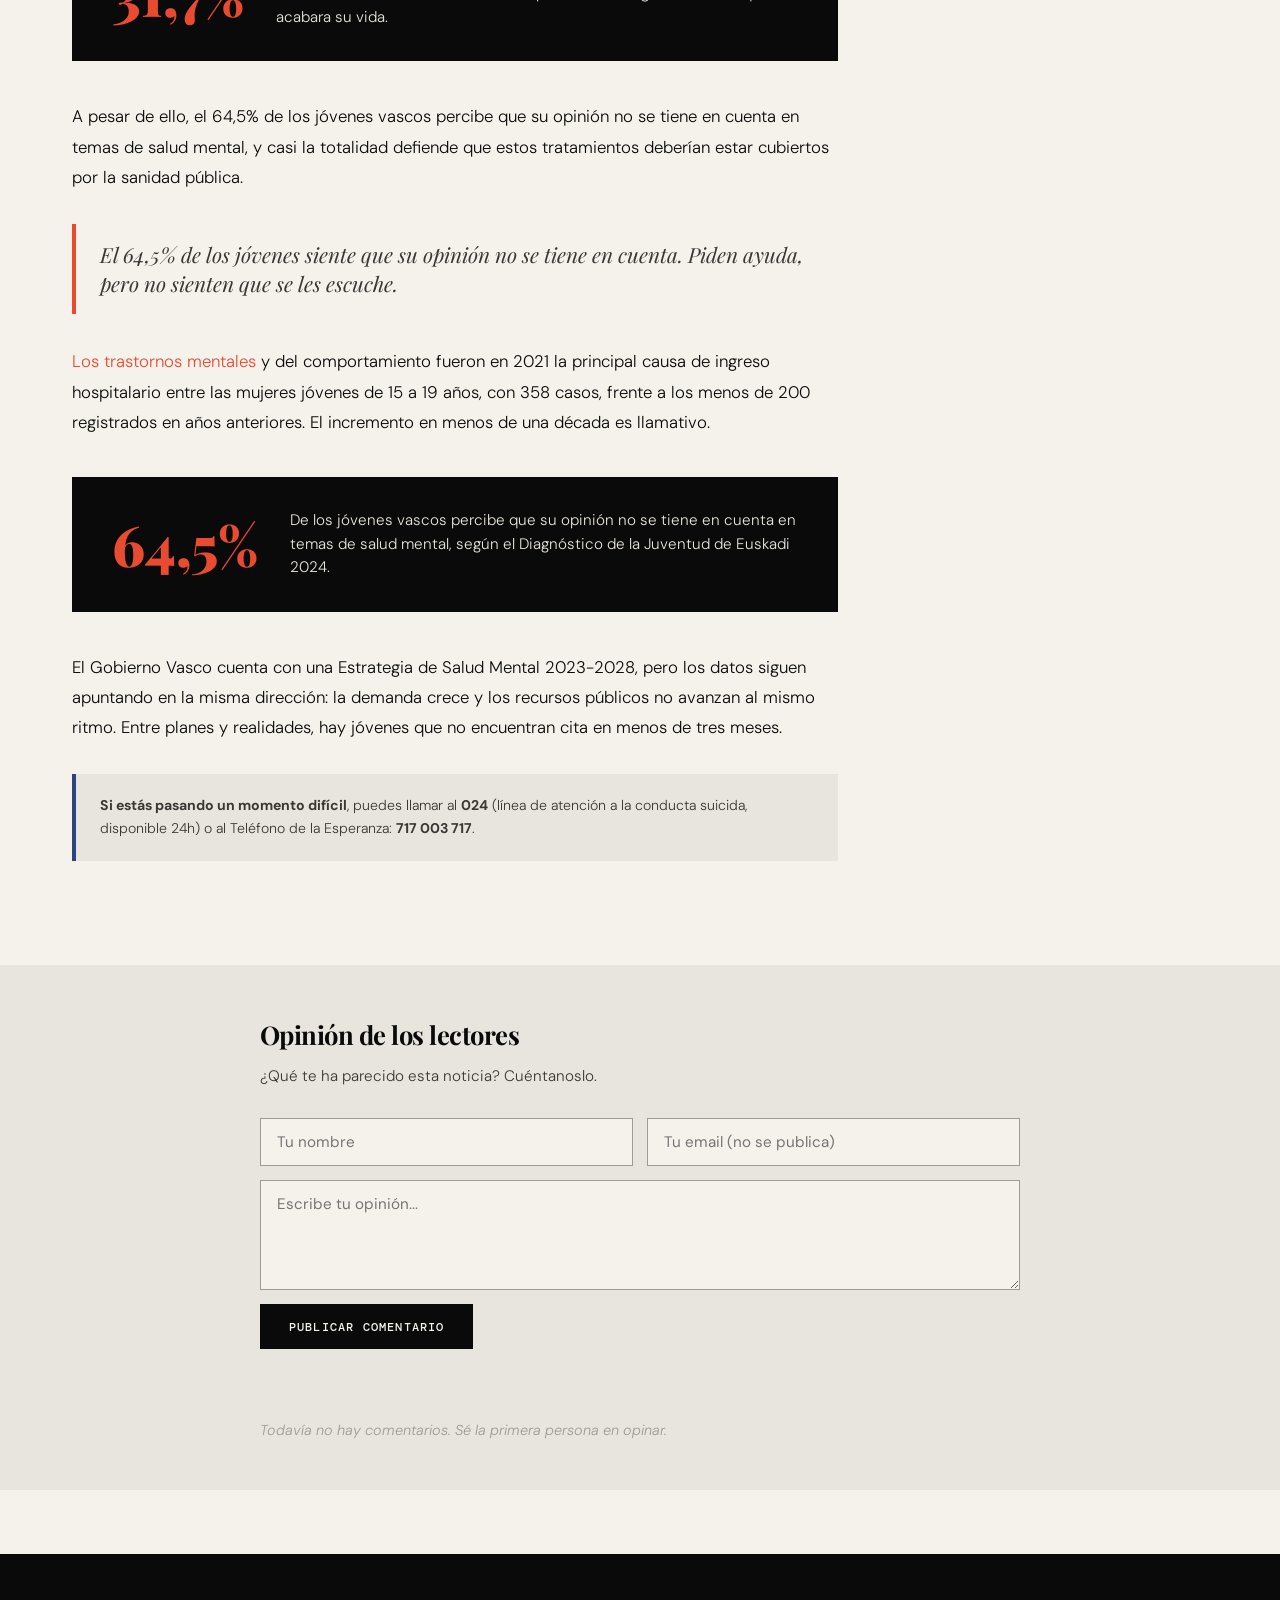
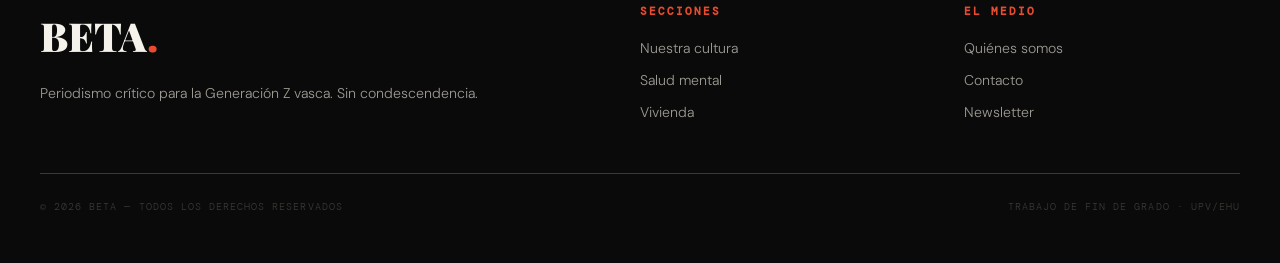
<file: noticia-salud-mental.html>
<!doctype html>
<html lang="es">
  <head>
    <meta charset="UTF-8" />
    <meta name="viewport" content="width=device-width, initial-scale=1.0" />
    <title>Salud mental juvenil en Euskadi — BETA.</title>
    <link rel="stylesheet" href="style.css" />
  </head>
  <body>
    <div class="barra-superior">
      <span class="fecha">Domingo, 1 de junio de 2026</span>
      <span>Periodismo para la generación que hereda el mundo</span>
      <nav>
        <a href="https://www.instagram.com/betaperiodicodigital/" target="_blank" rel="noopener">Instagram</a>
      </nav>
    </div>

    <header class="cabecera-principal">
      <a href="index.html" class="logo-medio">BETA<span>.</span></a>
      <p class="tagline-medio">Futuro · Generación Z · País Vasco</p>
    </header>

    <nav class="nav-principal" aria-label="Secciones">
      <ul>
        <li><a href="index.html">Portada</a></li>
        <li><a href="categoria-cultura.html">Nuestra cultura</a></li>
        <li>
          <a href="categoria-salud-mental.html" class="activo">Salud mental</a>
        </li>
        <li><a href="categoria-vivienda.html">Vivienda</a></li>
      </ul>
    </nav>

    <!-- ============================================================
       CONTENIDO PRINCIPAL
  ============================================================ -->
    <div class="contenedor-articulo">
      <article>
        <!-- Breadcrumb -->
        <div class="breadcrumb animar animar-1">
          <a href="index.html">Portada</a>
          <span>/</span>
          <a href="categoria-salud-mental.html">Salud mental</a>
        </div>

        <!-- Cabecera -->
        <header class="cabecera-articulo animar animar-2">
          <span class="etiqueta-seccion salud">Salud Mental</span>
          <h1 class="titular-articulo">
            El suicidio es la primera causa de muerte entre los jóvenes vascos y
            uno de cada tres ha pedido ayuda psicológica
          </h1>
          <p class="entradilla-articulo">
            Los números sobre salud mental juvenil en Euskadi son contundentes.
            Las respuestas institucionales, todavía insuficientes.
          </p>
          <div class="meta-articulo">
            <span>Redacción BETA</span>
            <span>1 junio 2026</span>
            <span>Salud mental · Juventud · Euskadi</span>
          </div>
        </header>

        <!-- Imagen principal -->
        <figure class="imagen-articulo animar animar-2">
          <img src="img/placeholder-salud-mental.jpg" alt="Salud mental juvenil en Euskadi" />
          <figcaption>Foto: Nikko Macaspac a través de Unplash</figcaption>
        </figure>

        <!-- ============================================================
           CUERPO DE LA NOTICIA
      ============================================================ -->
        <div class="cuerpo-articulo animar animar-3">
          <p>
            El
            <a
              href="https://www.euskadi.eus/gobierno-vasco/-/noticia/2024/el-diagnostico-situacion-juventud-euskadi-2024-evidencia-diferencias-notables-hombres-y-mujeres/"
              target="_blank"
              rel="noopener noreferrer"
            >suicidio </a>
            es la primera causa de muerte entre los jóvenes de 15 a 29
            años en Euskadi. No es un dato menor ni aislado. El
            <a
              href="https://orain.eus/es/actualidad/sociedad/2025/02/17/1-de-cada-3-jovenes-de-euskadi-ha-buscado-apoyo-por-problemas-de-salud-mental-y-21-8-ha-ido-al-psicologo/"
              target="_blank"
              rel="noopener noreferrer"
              >31,7% </a>
              de los jóvenes vascos de entre 18 y 35 años declaró haber pedido
            apoyo en el último año por problemas de salud mental, y una cuarta
            parte afirmó haber deseado en algún momento que se acabara su vida.
          </p>

          <!-- Dato destacado -->
          <div class="dato-destacado">
            <span class="numero">31,7%</span>
            <span class="descripcion"
              >De los jóvenes vascos de 18 a 35 años ha pedido apoyo por salud
              mental en el último año. Una de cada cuatro personas ha llegado a
              desear que se acabara su vida.</span
            >
          </div>

          <p>
            A pesar de ello, el 64,5% de los jóvenes vascos percibe que su
            opinión no se tiene en cuenta en temas de salud mental, y casi la
            totalidad defiende que estos tratamientos deberían estar cubiertos
            por la sanidad pública.
          </p>

          <!-- Cita -->
          <blockquote class="cita-articulo">
            El 64,5% de los jóvenes siente que su opinión no se tiene en cuenta.
            Piden ayuda, pero no sienten que se les escuche.
          </blockquote>

          <p>
            <a href="https://www.euskadi.eus/gobierno-vasco/-/noticia/2024/los-trastornos-mentales-la-cuarta-causa-principal-de-hospitalizacion-de-la-juventud-en-2021/" target="_blank" rel="noopener noreferrer">Los trastornos mentales </a>y del comportamiento fueron en 2021 la
            principal causa de ingreso hospitalario entre las mujeres jóvenes de
            15 a 19 años, con 358 casos, frente a los menos de 200 registrados
            en años anteriores. El incremento en menos de una década es
            llamativo.
          </p>

          <!-- Segundo dato -->
          <div class="dato-destacado">
            <span class="numero">64,5%</span>
            <span class="descripcion"
              >De los jóvenes vascos percibe que su opinión no se tiene en
              cuenta en temas de salud mental, según el Diagnóstico de la
              Juventud de Euskadi 2024.</span
            >
          </div>

          <p>
            El Gobierno Vasco cuenta con una Estrategia de Salud Mental
            2023-2028, pero los datos siguen apuntando en la misma dirección: la
            demanda crece y los recursos públicos no avanzan al mismo ritmo.
            Entre planes y realidades, hay jóvenes que no encuentran cita en
            menos de tres meses.
          </p>
        </div>

        <!-- AVISO DE RECURSOS (buena práctica periodística) -->
        <div
          style="
            background-color: var(--gris-claro);
            padding: 1.2rem 1.5rem;
            margin: 2rem 0;
            border-left: 4px solid var(--salud, #2b4580);
          "
        >
          <p style="font-size: 0.88rem; color: var(--gris-oscuro); margin: 0">
            <strong>Si estás pasando un momento difícil</strong>, puedes llamar
            al <strong>024</strong> (línea de atención a la conducta suicida,
            disponible 24h) o al Teléfono de la Esperanza:
            <strong>717 003 717</strong>.
          </p>
        </div>

        
      </article>

      <!-- BARRA LATERAL -->
      <aside class="barra-lateral animar animar-3">
        <div class="widget-lateral">
          <h3>Más en Salud real</h3>
          <div class="noticia-relacionada">
            <a href="noticia-vivienda.html">
              <p class="titular-rel">
                Emanciparse en Euskadi con 300 euros: la ayuda que no llega a
                fin de mes
              </p>
            </a>
            <span class="seccion-rel">Economía nuestra</span>
          </div>
          <div class="noticia-relacionada">
            <a href="noticia-trans.html">
              <p class="titular-rel">
                Osakidetza estrena una guía de atención para personas trans
                hecha con ellas
              </p>
            </a>
            <span class="seccion-rel">Salud Mental</span>
          </div>
          <div class="noticia-relacionada">
            <a href="reportaje.html">
              <p class="titular-rel">
                IA en las aulas vascas: ¿herramienta del futuro o atajo del
                presente?
              </p>
            </a>
            <span class="seccion-rel">Reportaje multimedia</span>
          </div>
          <div class="noticia-relacionada">
            <a href="noticia-bbk.html">
              <p class="titular-rel">
                El BBK Live cumple 20 años con el cartel más ambicioso de su
                historia
              </p>
            </a>
            <span class="seccion-rel">Nuestra cultura</span>
          </div>
        </div>
      </aside>
    </div>

    <!-- ============================================================
       SECCIÓN DE COMENTARIOS — Opinión de los lectores
  ============================================================ -->
    <section class="seccion-comentarios">
      <div class="comentarios-interior">
        <h2 class="titulo-comentarios">Opinión de los lectores</h2>
        <p class="subtitulo-comentarios">¿Qué te ha parecido esta noticia? Cuéntanoslo.</p>

        <form class="form-comentarios">
          <div class="fila-campos">
            <input type="text" name="nombre" class="campo-comentario" placeholder="Tu nombre" required maxlength="60" />
            <input type="email" name="email" class="campo-comentario" placeholder="Tu email (no se publica)" maxlength="100" />
          </div>
          <textarea name="comentario" class="campo-comentario campo-textarea" placeholder="Escribe tu opinión..." required maxlength="600" rows="4"></textarea>
          <button type="submit" class="boton-comentario">Publicar comentario</button>
          <p class="mensaje-comentario" aria-live="polite"></p>
        </form>

        <div class="lista-comentarios"></div>
      </div>
    </section>

    <footer class="pie-pagina">
      <div class="pie-interior">
        <div>
          <div class="pie-logo">BETA<span>.</span></div>
          <p class="pie-descripcion">
            Periodismo crítico para la Generación Z vasca. Sin condescendencia.
          </p>
        </div>
        <div class="pie-columna">
          <h4>Secciones</h4>
          <ul>
            <li><a href="categoria-cultura.html">Nuestra cultura</a></li>
            <li><a href="categoria-salud-mental.html">Salud mental</a></li>
            <li><a href="categoria-vivienda.html">Vivienda</a></li>
          </ul>
        </div>
        <div class="pie-columna">
          <h4>El medio</h4>
          <ul>
            <li><a href="#">Quiénes somos</a></li>
            <li><a href="#">Contacto</a></li>
            <li><a href="#">Newsletter</a></li>
          </ul>
        </div>
      </div>
      <div class="pie-copy">
        <span>© 2026 BETA — Todos los derechos reservados</span>
        <span>Trabajo de Fin de Grado · UPV/EHU</span>
      </div>
    </footer>
    <script src="main.js"></script>
  </body>
</html>
</file>
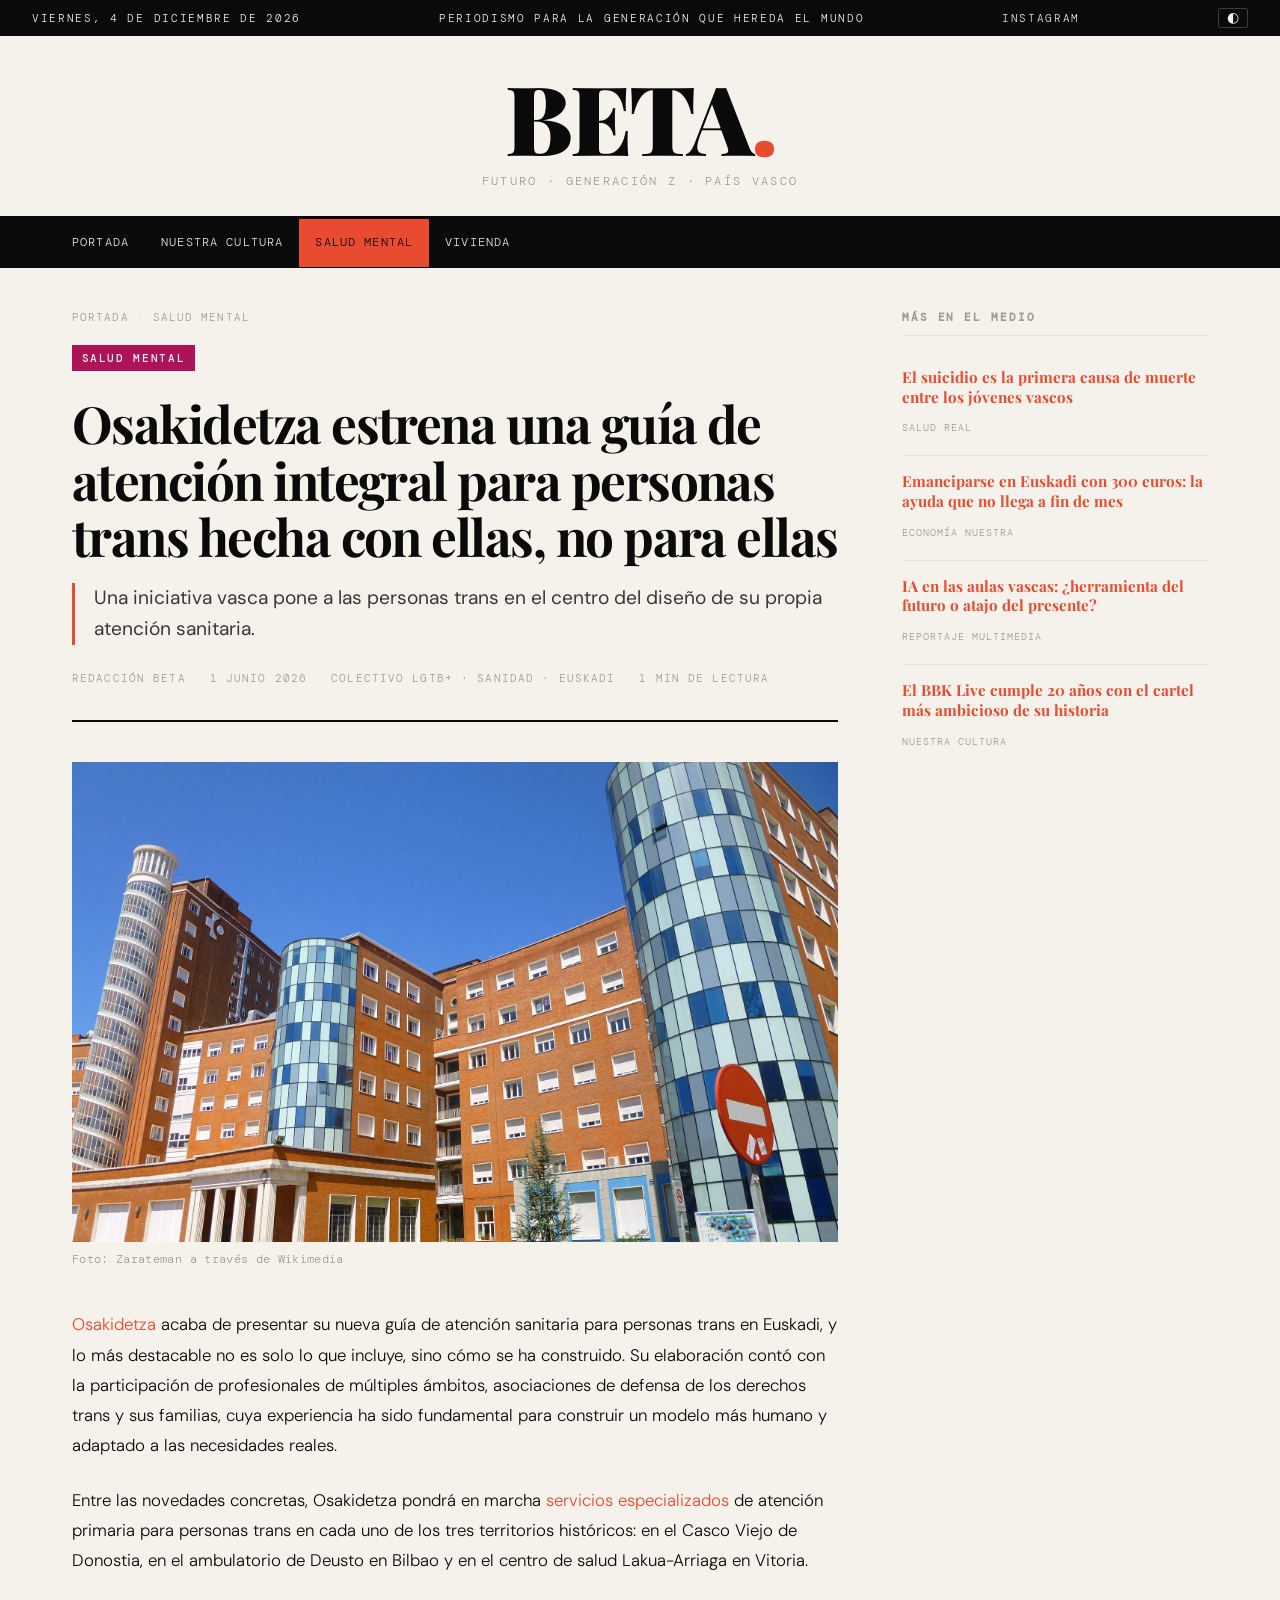
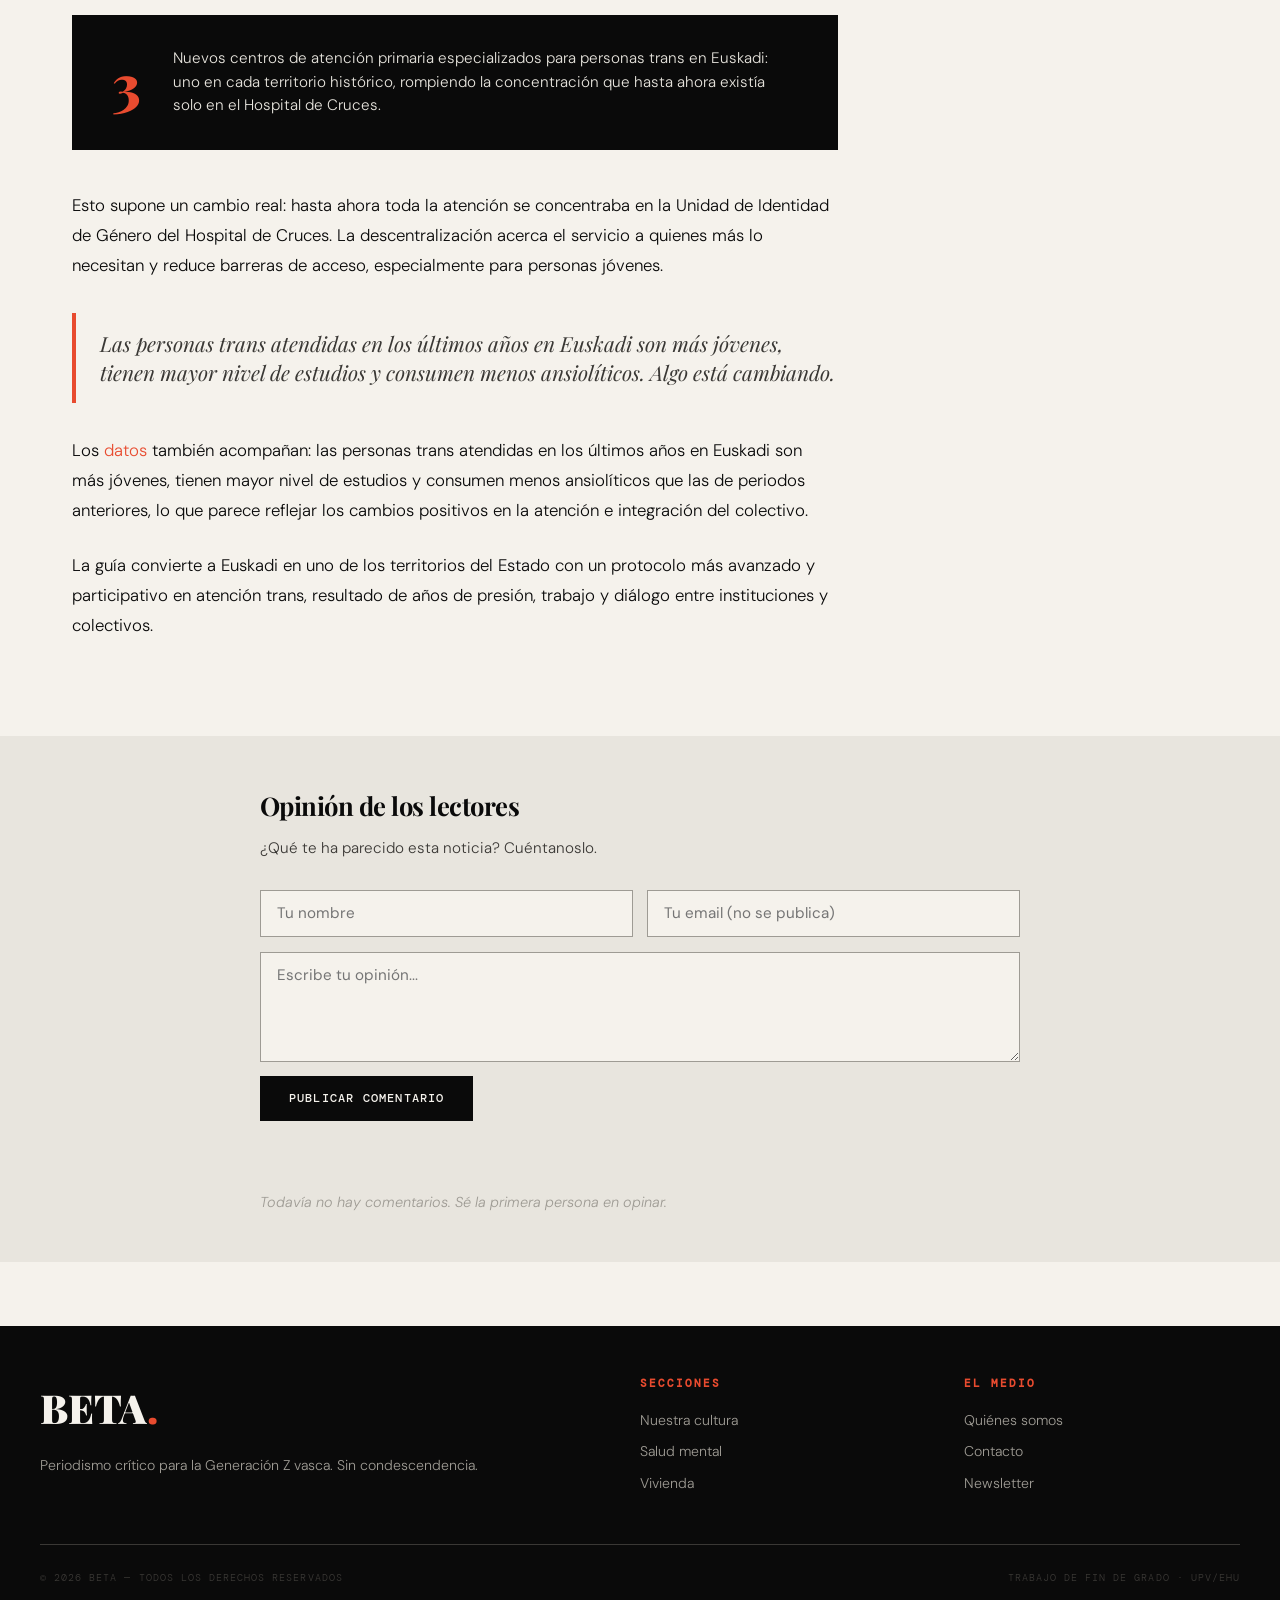
<file: noticia-trans.html>
<!DOCTYPE html>
<html lang="es">
<head>
  <meta charset="UTF-8" />
  <meta name="viewport" content="width=device-width, initial-scale=1.0" />
  <title>Osakidetza y personas trans — BETA.</title>
  <link rel="stylesheet" href="style.css" />
</head>
<body>

  <div class="barra-superior">
    <span class="fecha">Domingo, 1 de junio de 2026</span>
    <span>Periodismo para la generación que hereda el mundo</span>
    <nav><a href="https://www.instagram.com/betaperiodicodigital/" target="_blank" rel="noopener">Instagram</a></nav>
  </div>

  <header class="cabecera-principal">
    <a href="index.html" class="logo-medio">BETA<span>.</span></a>
    <p class="tagline-medio">Futuro · Generación Z · País Vasco</p>
  </header>

  <nav class="nav-principal" aria-label="Secciones">
    <ul>
      <li><a href="index.html">Portada</a></li>
      <li><a href="categoria-cultura.html">Nuestra cultura</a></li>
      <li><a href="categoria-salud-mental.html" class="activo">Salud mental</a></li>
      <li><a href="categoria-vivienda.html">Vivienda</a></li>
    </ul>
  </nav>

  <!-- ============================================================
       CONTENIDO PRINCIPAL
  ============================================================ -->
  <div class="contenedor-articulo">

    <article>

      <!-- Breadcrumb -->
      <div class="breadcrumb animar animar-1">
        <a href="index.html">Portada</a>
        <span>/</span>
        <a href="categoria-salud-mental.html">Salud mental</a>
      </div>

      <!-- Cabecera -->
      <header class="cabecera-articulo animar animar-2">
        <span class="etiqueta-seccion colectivo">Salud Mental</span>
        <h1 class="titular-articulo">
          Osakidetza estrena una guía de atención integral para personas trans hecha con ellas, no para ellas
        </h1>
        <p class="entradilla-articulo">
          Una iniciativa vasca pone a las personas trans en el centro del diseño de su propia atención sanitaria.
        </p>
        <div class="meta-articulo">
          <span>Redacción BETA</span>
          <span>1 junio 2026</span>
          <span>Colectivo LGTB+ · Sanidad · Euskadi</span>
        </div>
      </header>

      <!-- Imagen principal -->
      <figure class="imagen-articulo animar animar-2">
        <img src="img/placeholder-trans.jpg" alt="Osakidetza y personas trans" />
        <figcaption>Foto: Zarateman a través de Wikimedia</figcaption>
      </figure>

      <!-- ============================================================
           CUERPO DE LA NOTICIA
      ============================================================ -->
      <div class="cuerpo-articulo animar animar-3">

        <p>
          <a href="https://www.euskadi.eus/gobierno-vasco/-/noticia/2026/osakidetza-presenta-nueva-guia-sanitaria-atencion-integral-personas-trans-euskadi/" target="_blank" rel="noopener noreferrer">Osakidetza</a> acaba de presentar su nueva guía de atención sanitaria para personas trans en Euskadi, y lo más destacable no es solo lo que incluye, sino cómo se ha construido. Su elaboración contó con la participación de profesionales de múltiples ámbitos, asociaciones de defensa de los derechos trans y sus familias, cuya experiencia ha sido fundamental para construir un modelo más humano y adaptado a las necesidades reales.
        </p>

        <p>
          Entre las novedades concretas, Osakidetza pondrá en marcha <a href="https://www.eldiario.es/euskadi/osakidetza-promete-ahora-mayo-2026-servicio-especializado-personas-trans-anunciado-2025_1_13100171.html" target="_blank" rel="noopener noreferrer">servicios especializados</a> de atención primaria para personas trans en cada uno de los tres territorios históricos: en el Casco Viejo de Donostia, en el ambulatorio de Deusto en Bilbao y en el centro de salud Lakua-Arriaga en Vitoria.
        </p>

        <!-- Dato destacado -->
        <div class="dato-destacado">
          <span class="numero">3</span>
          <span class="descripcion">Nuevos centros de atención primaria especializados para personas trans en Euskadi: uno en cada territorio histórico, rompiendo la concentración que hasta ahora existía solo en el Hospital de Cruces.</span>
        </div>

        <p>
          Esto supone un cambio real: hasta ahora toda la atención se concentraba en la Unidad de Identidad de Género del Hospital de Cruces. La descentralización acerca el servicio a quienes más lo necesitan y reduce barreras de acceso, especialmente para personas jóvenes.
        </p>

        <!-- Cita -->
        <blockquote class="cita-articulo">
          Las personas trans atendidas en los últimos años en Euskadi son más jóvenes, tienen mayor nivel de estudios y consumen menos ansiolíticos. Algo está cambiando.
        </blockquote>

        <p>
          Los <a href="https://dialnet.unirioja.es/servlet/tesis?codigo=308041" target="_blank" rel="noopener noreferrer">datos </a>también acompañan: las personas trans atendidas en los últimos años en Euskadi son más jóvenes, tienen mayor nivel de estudios y consumen menos ansiolíticos que las de periodos anteriores, lo que parece reflejar los cambios positivos en la atención e integración del colectivo.
        </p>

        <p>
          La guía convierte a Euskadi en uno de los territorios del Estado con un protocolo más avanzado y participativo en atención trans, resultado de años de presión, trabajo y diálogo entre instituciones y colectivos.
        </p>

      </div>

      

    </article>

    <!-- BARRA LATERAL -->
    <aside class="barra-lateral animar animar-3">
      <div class="widget-lateral">
        <h3>Más en el medio</h3>
        <div class="noticia-relacionada">
          <a href="noticia-salud-mental.html">
            <p class="titular-rel">El suicidio es la primera causa de muerte entre los jóvenes vascos</p>
          </a>
          <span class="seccion-rel">Salud real</span>
        </div>
        <div class="noticia-relacionada">
          <a href="noticia-vivienda.html">
            <p class="titular-rel">Emanciparse en Euskadi con 300 euros: la ayuda que no llega a fin de mes</p>
          </a>
          <span class="seccion-rel">Economía nuestra</span>
        </div>
        <div class="noticia-relacionada">
          <a href="reportaje.html">
            <p class="titular-rel">IA en las aulas vascas: ¿herramienta del futuro o atajo del presente?</p>
          </a>
          <span class="seccion-rel">Reportaje multimedia</span>
        </div>
        <div class="noticia-relacionada">
          <a href="noticia-bbk.html">
            <p class="titular-rel">El BBK Live cumple 20 años con el cartel más ambicioso de su historia</p>
          </a>
          <span class="seccion-rel">Nuestra cultura</span>
        </div>
      </div>
    </aside>

  </div>

  <!-- ============================================================
       SECCIÓN DE COMENTARIOS — Opinión de los lectores
  ============================================================ -->
  <section class="seccion-comentarios">
    <div class="comentarios-interior">
      <h2 class="titulo-comentarios">Opinión de los lectores</h2>
      <p class="subtitulo-comentarios">¿Qué te ha parecido esta noticia? Cuéntanoslo.</p>

      <form class="form-comentarios">
        <div class="fila-campos">
          <input type="text" name="nombre" class="campo-comentario" placeholder="Tu nombre" required maxlength="60" />
          <input type="email" name="email" class="campo-comentario" placeholder="Tu email (no se publica)" maxlength="100" />
        </div>
        <textarea name="comentario" class="campo-comentario campo-textarea" placeholder="Escribe tu opinión..." required maxlength="600" rows="4"></textarea>
        <button type="submit" class="boton-comentario">Publicar comentario</button>
        <p class="mensaje-comentario" aria-live="polite"></p>
      </form>

      <div class="lista-comentarios"></div>
    </div>
  </section>

  <footer class="pie-pagina">
    <div class="pie-interior">
      <div>
        <div class="pie-logo">BETA<span>.</span></div>
        <p class="pie-descripcion">Periodismo crítico para la Generación Z vasca. Sin condescendencia.</p>
      </div>
      <div class="pie-columna">
        <h4>Secciones</h4>
        <ul>
          <li><a href="categoria-cultura.html">Nuestra cultura</a></li>
          <li><a href="categoria-salud-mental.html">Salud mental</a></li>
          <li><a href="categoria-vivienda.html">Vivienda</a></li>
        </ul>
      </div>
      <div class="pie-columna">
        <h4>El medio</h4>
        <ul>
          <li><a href="#">Quiénes somos</a></li>
          <li><a href="#">Contacto</a></li>
          <li><a href="#">Newsletter</a></li>
        </ul>
      </div>
    </div>
    <div class="pie-copy">
      <span>© 2026 BETA — Todos los derechos reservados</span>
      <span>Trabajo de Fin de Grado · UPV/EHU</span>
    </div>
  </footer>

  <script src="main.js"></script>
</body>
</html>
</file>
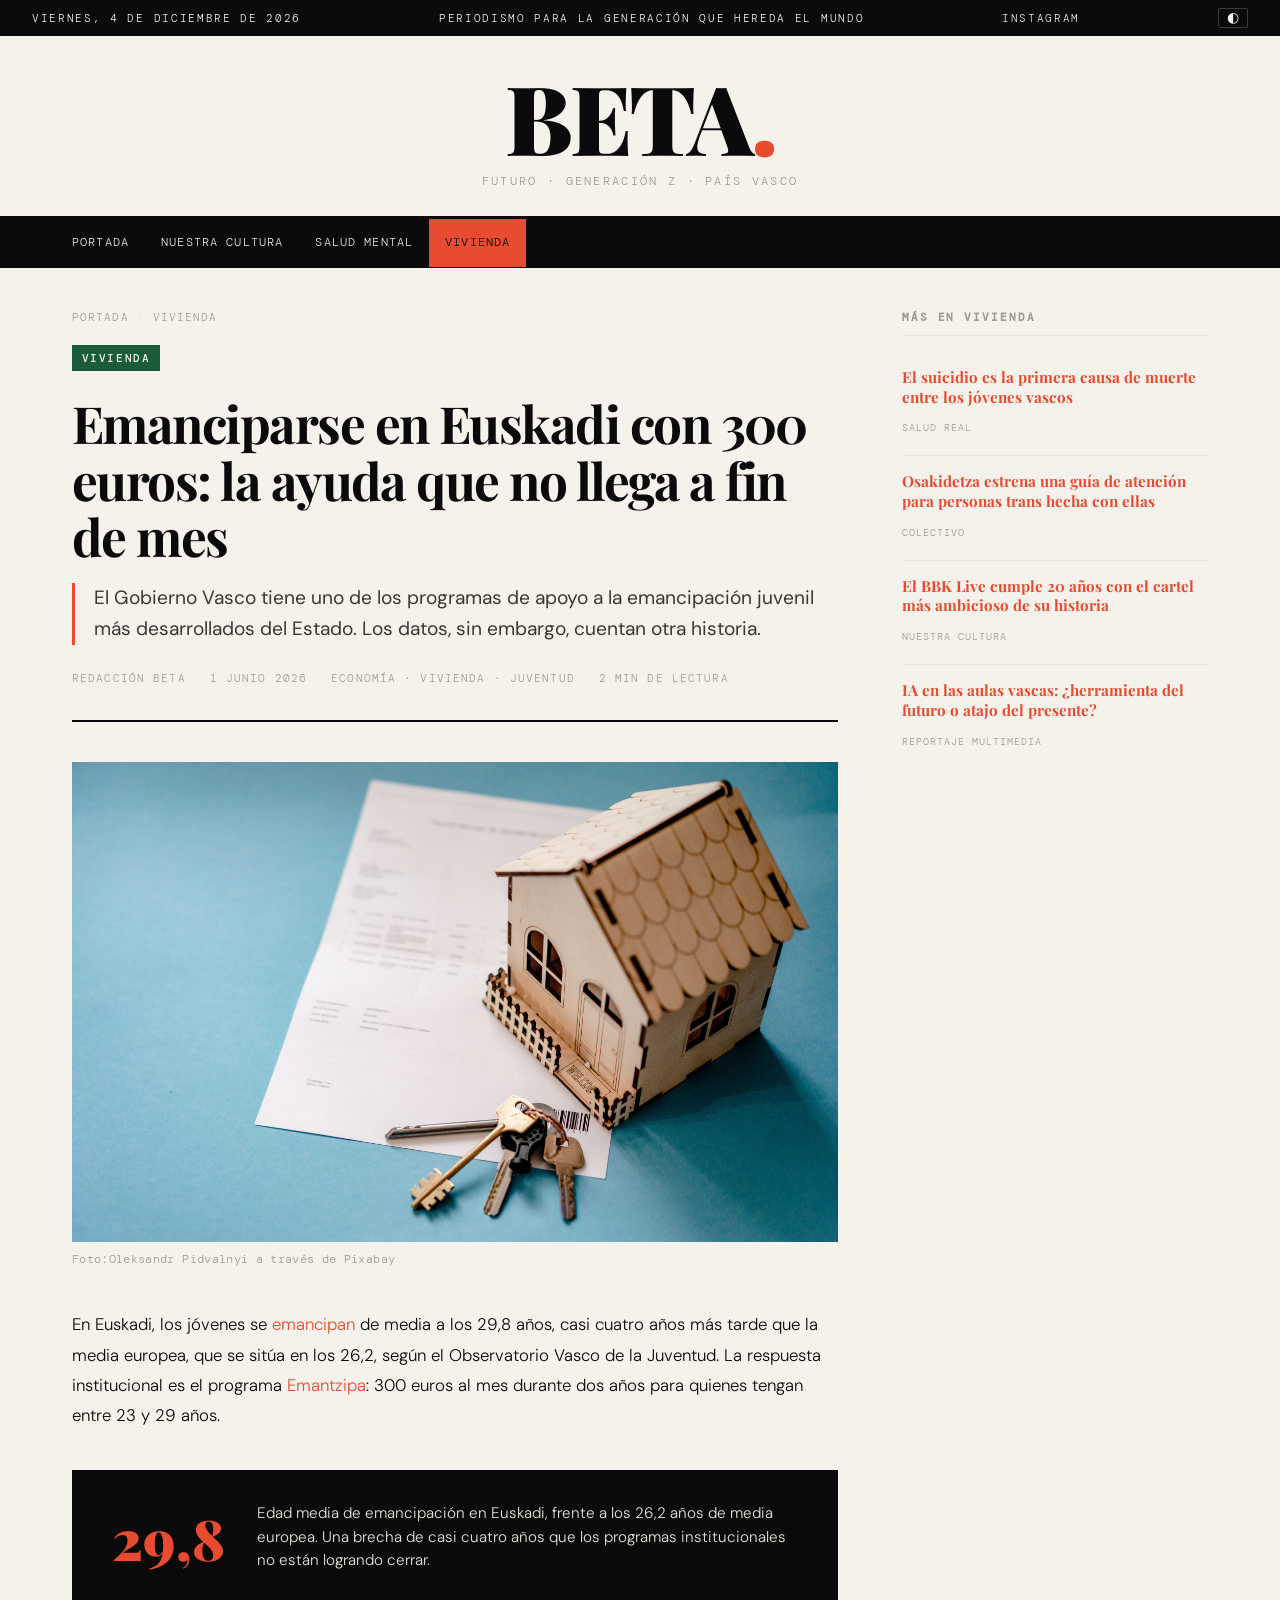
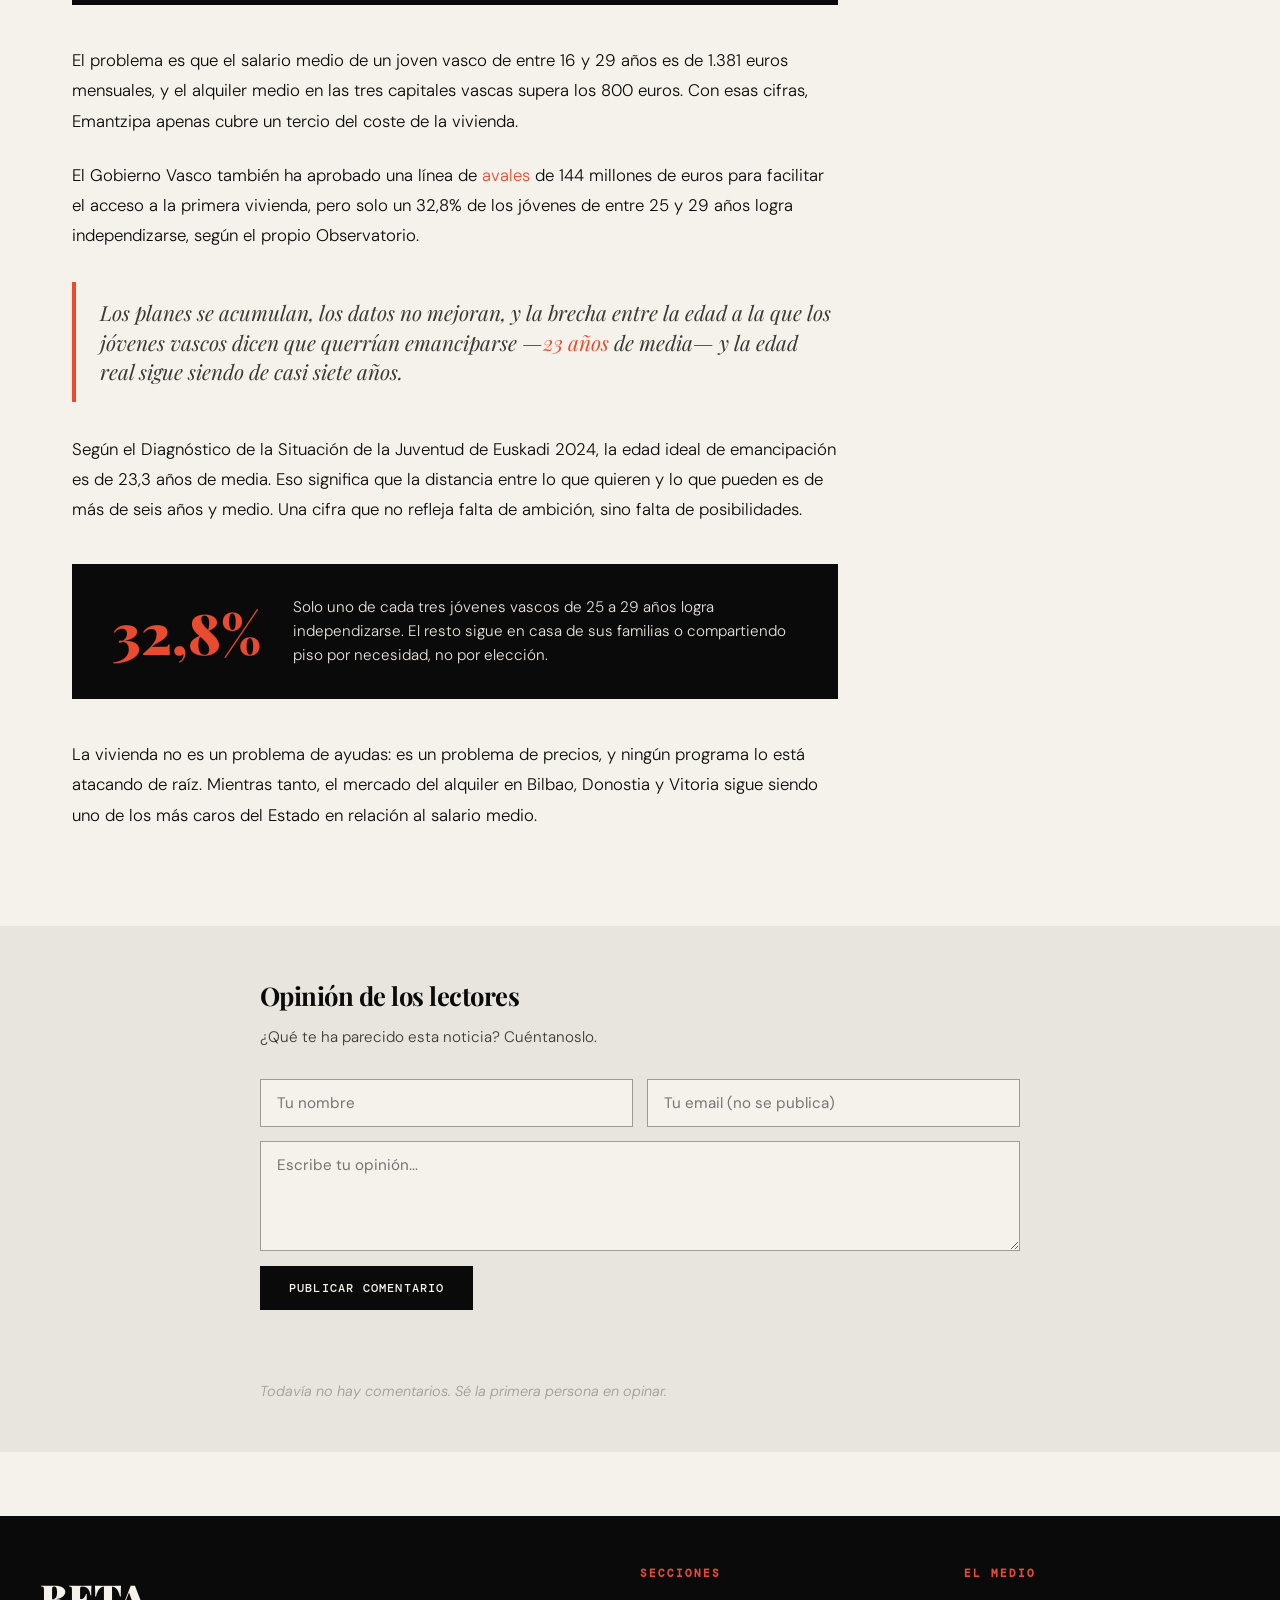
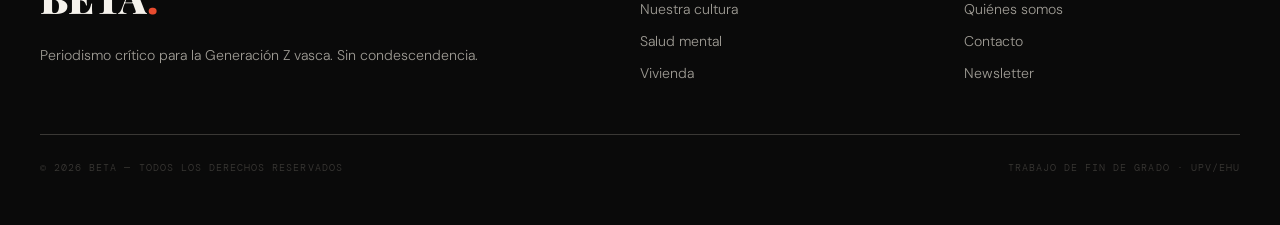
<file: noticia-vivienda.html>
<!doctype html>
<html lang="es">
  <head>
    <meta charset="UTF-8" />
    <meta name="viewport" content="width=device-width, initial-scale=1.0" />
    <title>Emanciparse en Euskadi con 300 euros — BETA.</title>
    <link rel="stylesheet" href="style.css" />
  </head>
  <body>
    <!-- BARRA SUPERIOR -->
    <div class="barra-superior">
      <span class="fecha">Domingo, 1 de junio de 2026</span>
      <span>Periodismo para la generación que hereda el mundo</span>
      <nav>
        <a href="https://www.instagram.com/betaperiodicodigital/" target="_blank" rel="noopener">Instagram</a>
      </nav>
    </div>

    <!-- CABECERA -->
    <header class="cabecera-principal">
      <a href="index.html" class="logo-medio">BETA<span>.</span></a>
      <p class="tagline-medio">Futuro · Generación Z · País Vasco</p>
    </header>

    <!-- NAVEGACIÓN -->
    <nav class="nav-principal" aria-label="Secciones">
      <ul>
        <li><a href="index.html">Portada</a></li>
        <li><a href="categoria-cultura.html">Nuestra cultura</a></li>
        <li><a href="categoria-salud-mental.html">Salud mental</a></li>
        <li><a href="categoria-vivienda.html" class="activo">Vivienda</a></li>
      </ul>
    </nav>

    <!-- ============================================================
       CONTENIDO PRINCIPAL DEL ARTÍCULO
  ============================================================ -->
    <div class="contenedor-articulo">
      <!-- COLUMNA PRINCIPAL -->
      <article>
        <!-- Breadcrumb de navegación -->
        <div class="breadcrumb animar animar-1">
          <a href="index.html">Portada</a>
          <span>/</span>
          <a href="categoria-vivienda.html">Vivienda</a>
        </div>

        <!-- Cabecera del artículo -->
        <header class="cabecera-articulo animar animar-2">
          <span class="etiqueta-seccion economia">Vivienda</span>
          <h1 class="titular-articulo">
            Emanciparse en Euskadi con 300 euros: la ayuda que no llega a fin de
            mes
          </h1>
          <p class="entradilla-articulo">
            El Gobierno Vasco tiene uno de los programas de apoyo a la
            emancipación juvenil más desarrollados del Estado. Los datos, sin
            embargo, cuentan otra historia.
          </p>
          <div class="meta-articulo">
            <span>Redacción BETA</span>
            <span>1 junio 2026</span>
            <span>Economía · Vivienda · Juventud</span>
          </div>
        </header>

        <!-- Imagen principal -->
        <figure class="imagen-articulo animar animar-2">
          <img src="img/placeholder-vivienda.jpg" alt="Emanciparse en Euskadi con 300 euros" />
          <figcaption>Foto:Oleksandr Pidvalnyi a través de Pixabay </figcaption>
        </figure>

        <!-- ============================================================
           CUERPO DE LA NOTICIA
      ============================================================ -->
        <div class="cuerpo-articulo animar animar-3">
          <p>
            En Euskadi, los jóvenes se
            <a
              href="https://www.radionervion.com/2025/10/13/emanciparse-antes-de-los-25-un-sueno-casi-inalcanzable/"
              target="_blank"
              rel="noopener noreferrer"
              >emancipan</a
            >
            de media a los 29,8 años, casi cuatro años más tarde que la media
            europea, que se sitúa en los 26,2, según el Observatorio Vasco de la
            Juventud. La respuesta institucional es el programa
            <a
              href="https://www.euskadi.eus/gobierno-vasco/-/eli/es-pv/d/2026/03/17/42/dof/spa/html/"
              target="_blank"
              rel="noopener noreferrer"
              >Emantzipa</a
            >: 300 euros al mes durante dos años para quienes tengan entre 23 y
            29 años.
          </p>

          <!-- Dato destacado numérico -->
          <div class="dato-destacado">
            <span class="numero">29,8</span>
            <span class="descripcion"
              >Edad media de emancipación en Euskadi, frente a los 26,2 años de
              media europea. Una brecha de casi cuatro años que los programas
              institucionales no están logrando cerrar.</span
            >
          </div>

          <p>
            El problema es que el salario medio de un joven vasco de entre 16 y
            29 años es de 1.381 euros mensuales, y el alquiler medio en las tres
            capitales vascas supera los 800 euros. Con esas cifras, Emantzipa
            apenas cubre un tercio del coste de la vivienda.
          </p>

          <p>
            El Gobierno Vasco también ha aprobado una línea de
            <a
              href="https://www.euskadi.eus/gobierno-vasco/-/noticia/2025/el-gobierno-vasco-facilitara-emancipacion-jovenes-y-menores-40-anos-euskadi-traves-linea-avales-acceso-primera-vivienda-habitual-consejo-gobierno-08-07-2025/"
              target="_blank"
              rel="noopener noreferrer"
              >avales</a
            >
            de 144 millones de euros para facilitar el acceso a la primera
            vivienda, pero solo un 32,8% de los jóvenes de entre 25 y 29 años
            logra independizarse, según el propio Observatorio.
          </p>

          <!-- Cita destacada -->
          <blockquote class="cita-articulo">
            Los planes se acumulan, los datos no mejoran, y la brecha entre la
            edad a la que los jóvenes vascos dicen que querrían emanciparse —<a
              href="https://www.euskadi.eus/gobierno-vasco/-/noticia/2025/el-departamento-bienestar-juventud-y-reto-demografico-presenta-propuesta-adelantar-23-anos-edad-minima-requerida-acceder-ayudas-emancipacion/"
              target="_blank"
              rel="noopener noreferrer"
              >23 años</a
            >
            de media— y la edad real sigue siendo de casi siete años.
          </blockquote>

          <p>
            Según el Diagnóstico de la Situación de la Juventud de Euskadi 2024,
            la edad ideal de emancipación es de 23,3 años de media. Eso
            significa que la distancia entre lo que quieren y lo que pueden es
            de más de seis años y medio. Una cifra que no refleja falta de
            ambición, sino falta de posibilidades.
          </p>

          <!-- Segundo dato destacado -->
          <div class="dato-destacado">
            <span class="numero">32,8%</span>
            <span class="descripcion"
              >Solo uno de cada tres jóvenes vascos de 25 a 29 años logra
              independizarse. El resto sigue en casa de sus familias o
              compartiendo piso por necesidad, no por elección.</span
            >
          </div>

          <p>
            La vivienda no es un problema de ayudas: es un problema de precios,
            y ningún programa lo está atacando de raíz. Mientras tanto, el
            mercado del alquiler en Bilbao, Donostia y Vitoria sigue siendo uno
            de los más caros del Estado en relación al salario medio.
          </p>
        </div>
        <!-- fin cuerpo -->

      </article>

      <!-- ============================================================
         BARRA LATERAL: noticias relacionadas
    ============================================================ -->
      <aside class="barra-lateral animar animar-3">
        <div class="widget-lateral">
          <h3>Más en Vivienda</h3>

          <div class="noticia-relacionada">
            <a href="noticia-salud-mental.html">
              <p class="titular-rel">
                El suicidio es la primera causa de muerte entre los jóvenes
                vascos
              </p>
            </a>
            <span class="seccion-rel">Salud real</span>
          </div>

          <div class="noticia-relacionada">
            <a href="noticia-trans.html">
              <p class="titular-rel">
                Osakidetza estrena una guía de atención para personas trans
                hecha con ellas
              </p>
            </a>
            <span class="seccion-rel">Colectivo</span>
          </div>

          <div class="noticia-relacionada">
            <a href="noticia-bbk.html">
              <p class="titular-rel">
                El BBK Live cumple 20 años con el cartel más ambicioso de su
                historia
              </p>
            </a>
            <span class="seccion-rel">Nuestra cultura</span>
          </div>

          <div class="noticia-relacionada">
            <a href="reportaje.html">
              <p class="titular-rel">
                IA en las aulas vascas: ¿herramienta del futuro o atajo del
                presente?
              </p>
            </a>
            <span class="seccion-rel">Reportaje multimedia</span>
          </div>
        </div>
      </aside>
    </div>
    <!-- fin contenedor-articulo -->

    <!-- ============================================================
       SECCIÓN DE COMENTARIOS — Opinión de los lectores
  ============================================================ -->
    <section class="seccion-comentarios">
      <div class="comentarios-interior">
        <h2 class="titulo-comentarios">Opinión de los lectores</h2>
        <p class="subtitulo-comentarios">¿Qué te ha parecido esta noticia? Cuéntanoslo.</p>

        <form class="form-comentarios">
          <div class="fila-campos">
            <input type="text" name="nombre" class="campo-comentario" placeholder="Tu nombre" required maxlength="60" />
            <input type="email" name="email" class="campo-comentario" placeholder="Tu email (no se publica)" maxlength="100" />
          </div>
          <textarea name="comentario" class="campo-comentario campo-textarea" placeholder="Escribe tu opinión..." required maxlength="600" rows="4"></textarea>
          <button type="submit" class="boton-comentario">Publicar comentario</button>
          <p class="mensaje-comentario" aria-live="polite"></p>
        </form>

        <div class="lista-comentarios"></div>
      </div>
    </section>

    <!-- PIE DE PÁGINA -->
    <footer class="pie-pagina">
      <div class="pie-interior">
        <div>
          <div class="pie-logo">BETA<span>.</span></div>
          <p class="pie-descripcion">
            Periodismo crítico para la Generación Z vasca. Sin condescendencia.
          </p>
        </div>
        <div class="pie-columna">
          <h4>Secciones</h4>
          <ul>
            <li><a href="categoria-cultura.html">Nuestra cultura</a></li>
            <li><a href="categoria-salud-mental.html">Salud mental</a></li>
            <li><a href="categoria-vivienda.html">Vivienda</a></li>
          </ul>
        </div>
        <div class="pie-columna">
          <h4>El medio</h4>
          <ul>
            <li><a href="#">Quiénes somos</a></li>
            <li><a href="#">Contacto</a></li>
            <li><a href="#">Newsletter</a></li>
          </ul>
        </div>
      </div>
      <div class="pie-copy">
        <span>© 2026 BETA — Todos los derechos reservados</span>
        <span>Trabajo de Fin de Grado · UPV/EHU</span>
      </div>
    </footer>
    <script src="main.js"></script>
  </body>
</html>
</file>
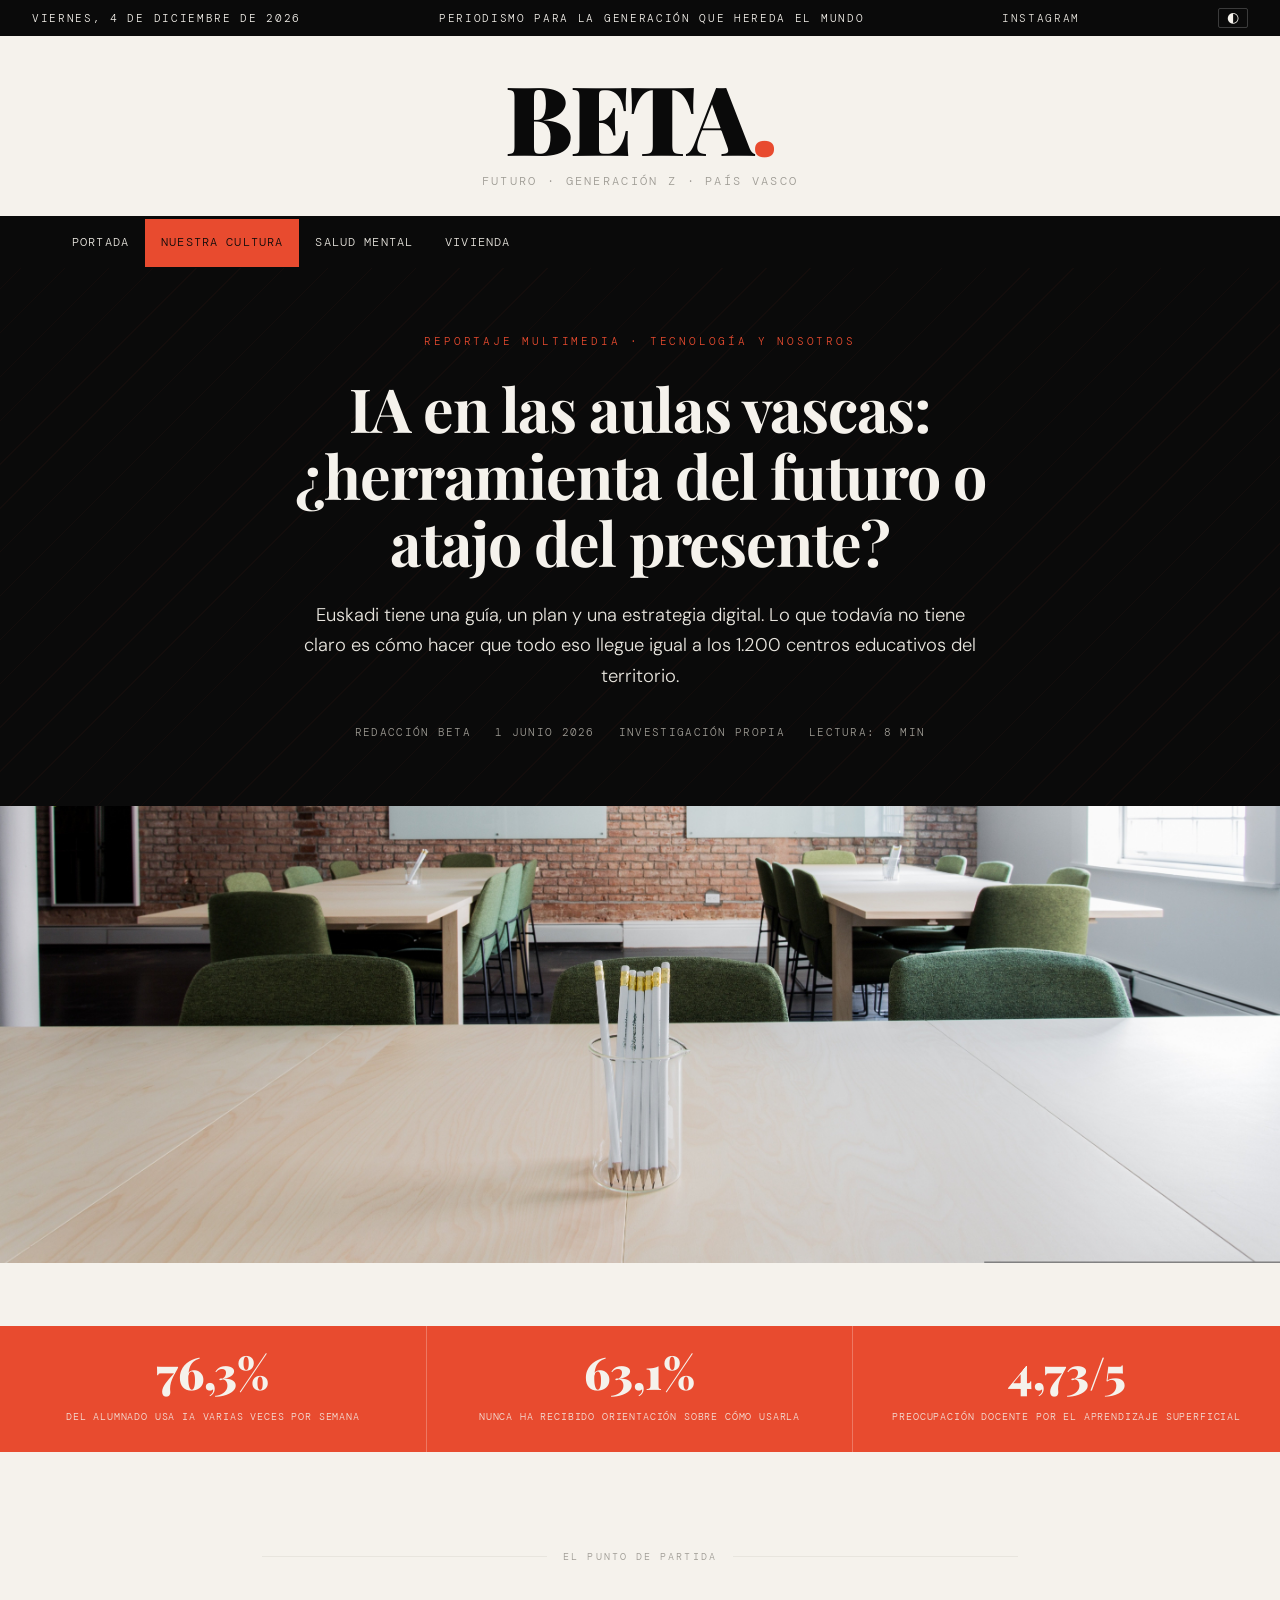
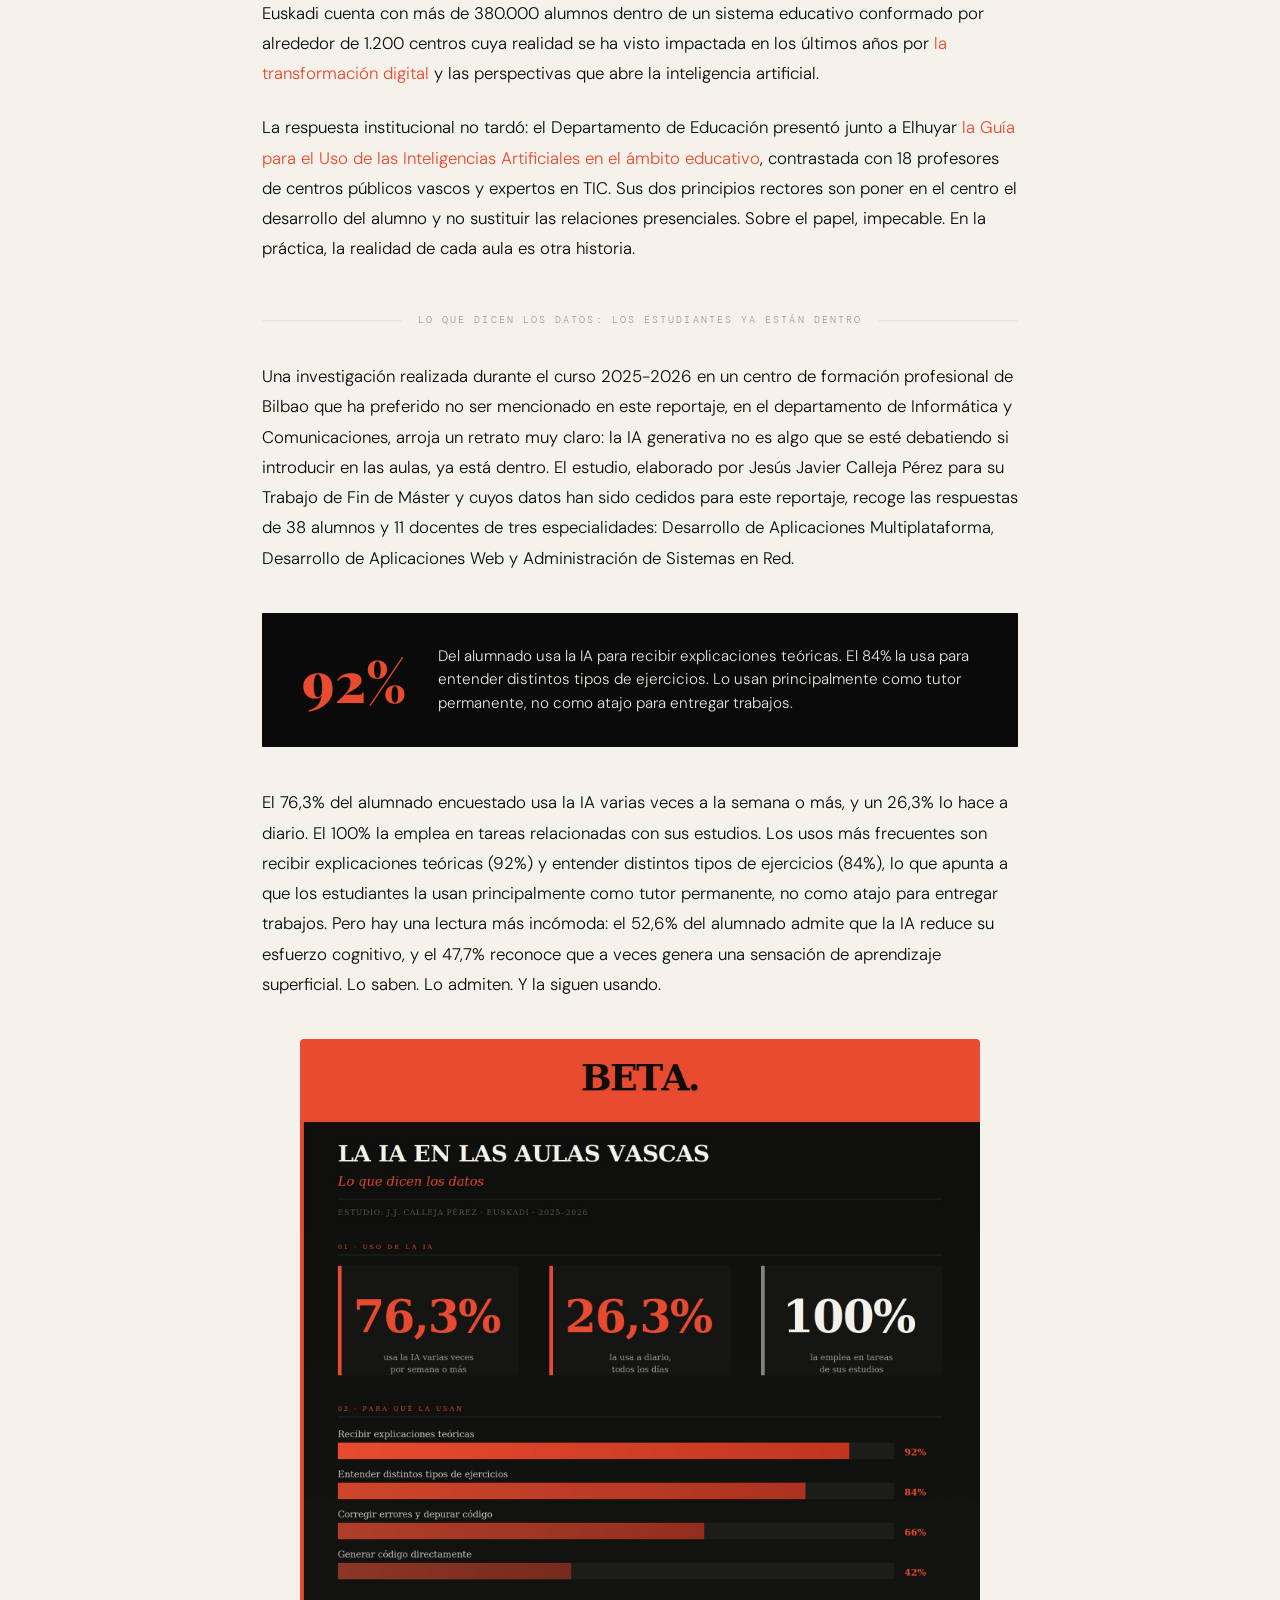
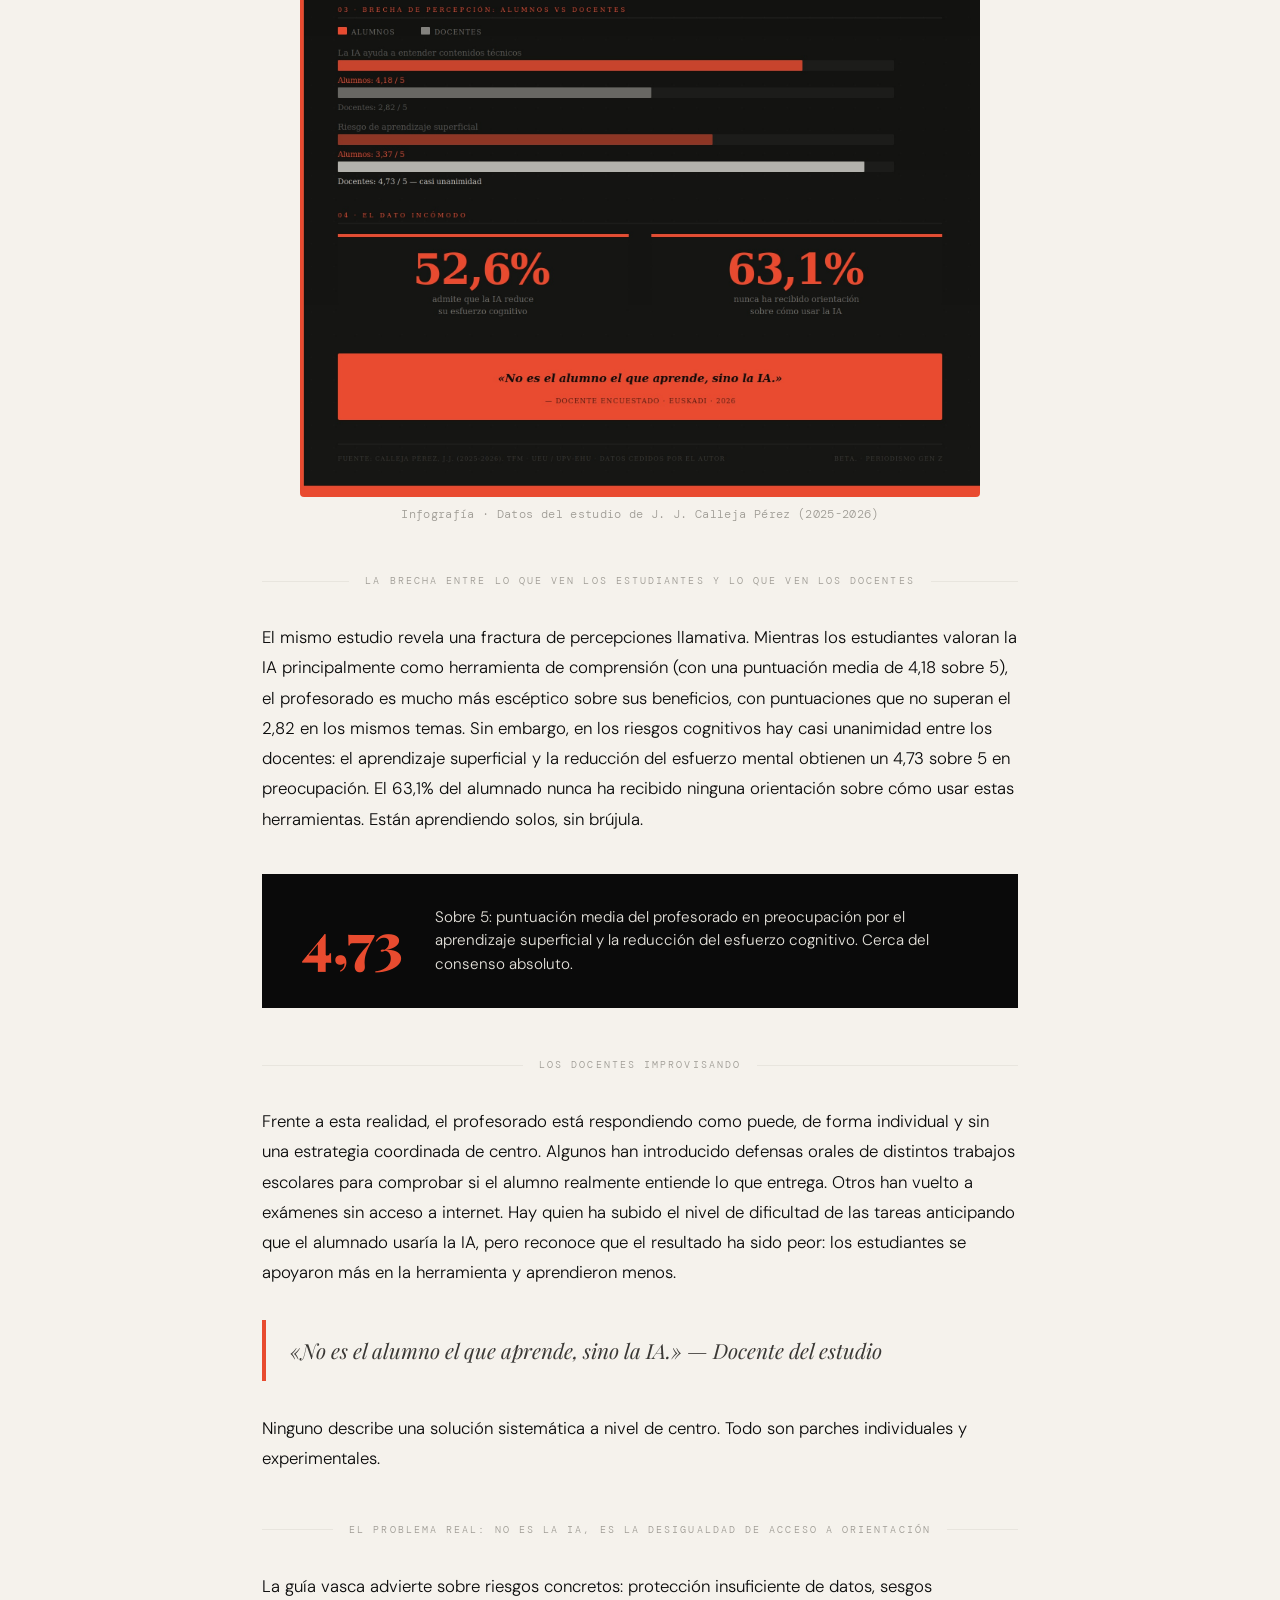
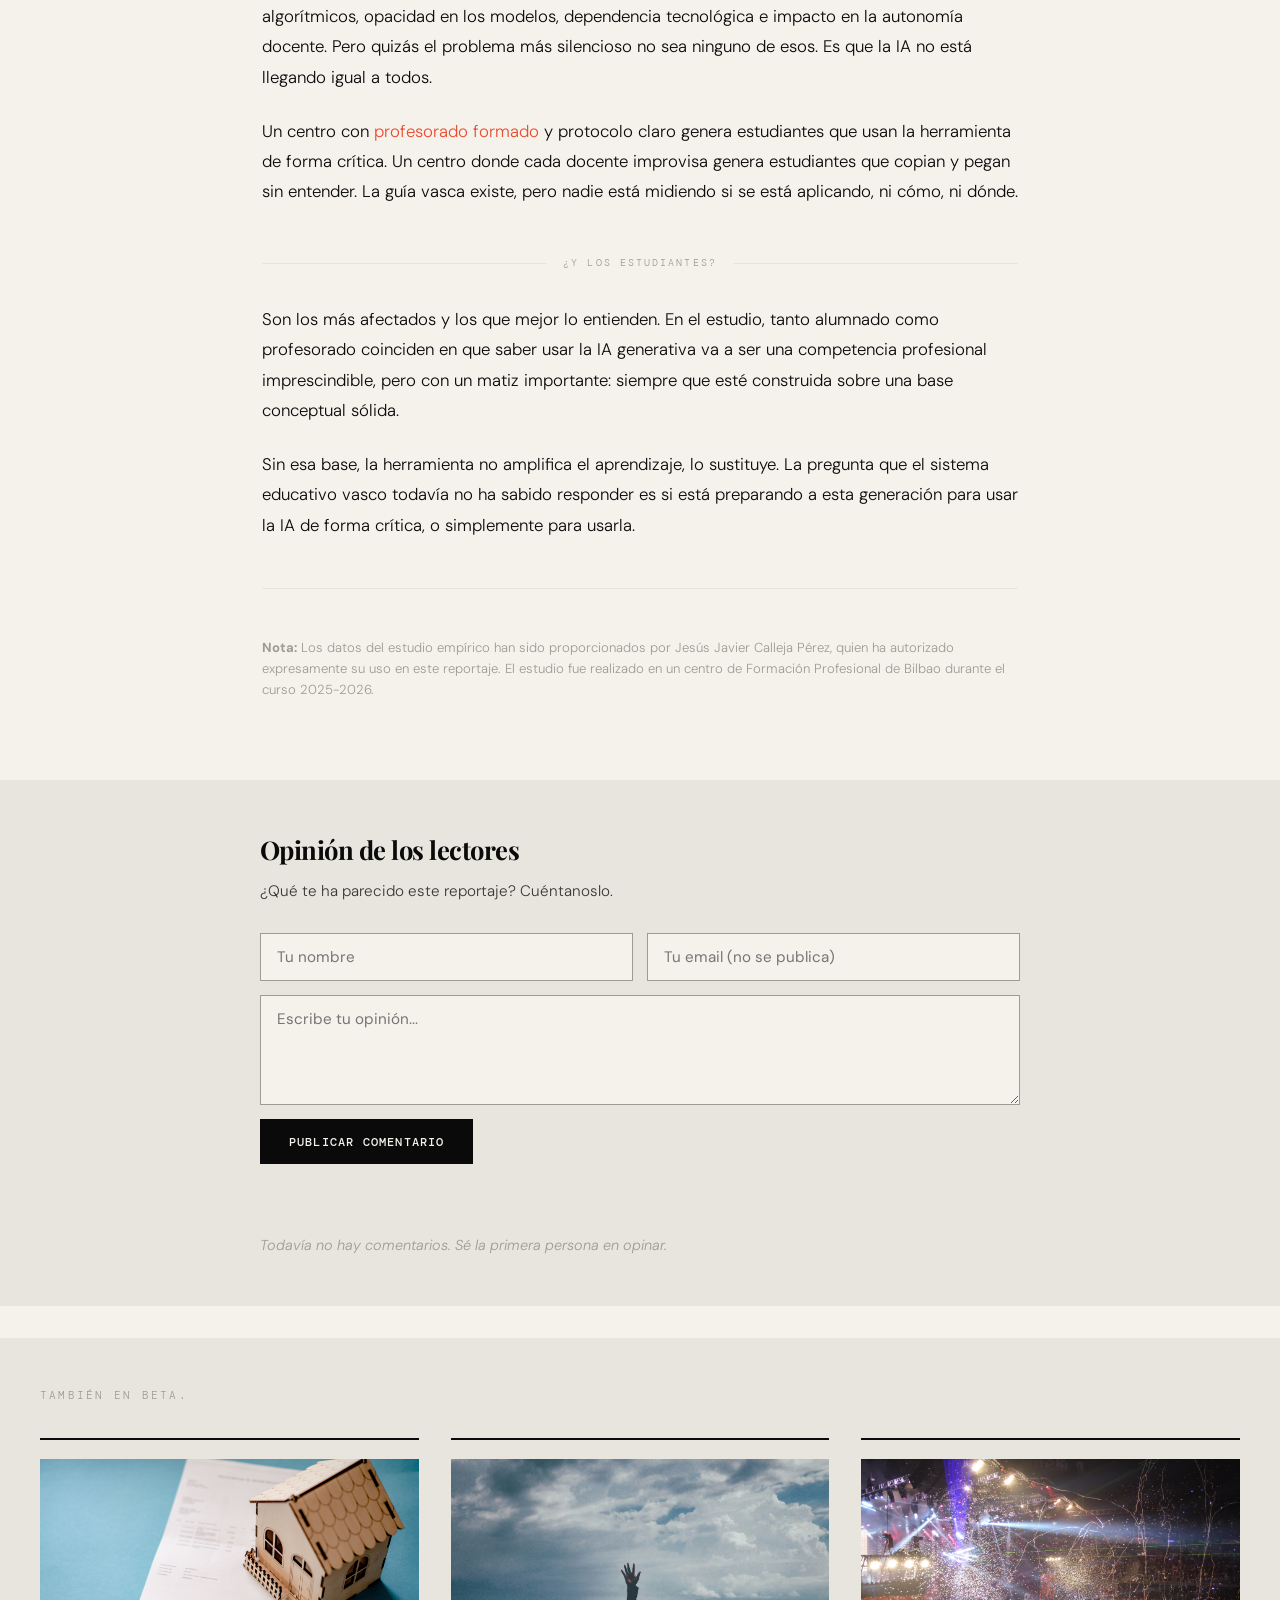
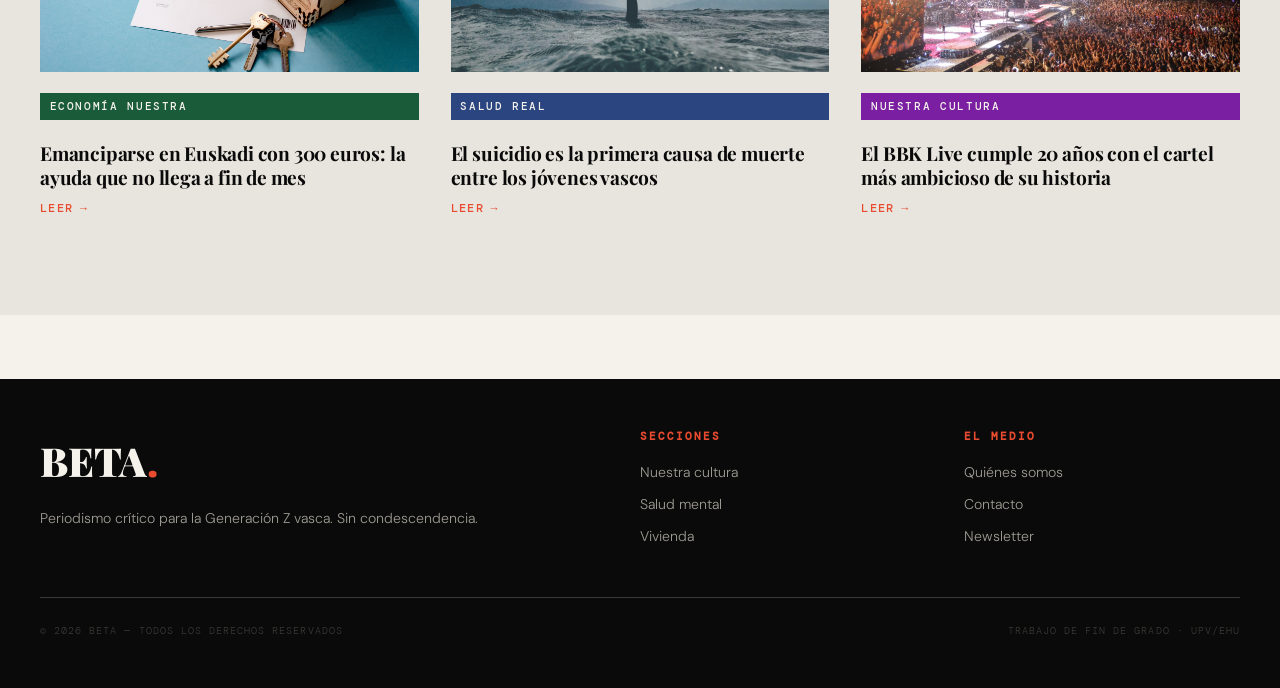
<file: reportaje.html>
<!DOCTYPE html>
<html lang="es">

<head>
  <meta charset="UTF-8" />
  <meta name="viewport" content="width=device-width, initial-scale=1.0" />
  <title>IA en las aulas vascas — Reportaje multimedia — BETA.</title>
  <link rel="stylesheet" href="style.css" />
</head>

<body>

  <div class="barra-superior">
    <span class="fecha">Domingo, 1 de junio de 2026</span>
    <span>Periodismo para la generación que hereda el mundo</span>
    <nav><a href="https://www.instagram.com/betaperiodicodigital/" target="_blank" rel="noopener">Instagram</a></nav>
  </div>

  <header class="cabecera-principal">
    <a href="index.html" class="logo-medio">BETA<span>.</span></a>
    <p class="tagline-medio">Futuro · Generación Z · País Vasco</p>
  </header>

  <nav class="nav-principal" aria-label="Secciones">
    <ul>
      <li><a href="index.html">Portada</a></li>
      <li><a href="categoria-cultura.html" class="activo">Nuestra cultura</a></li>
      <li><a href="categoria-salud-mental.html">Salud mental</a></li>
      <li><a href="categoria-vivienda.html">Vivienda</a></li>
    </ul>
  </nav>

  <!-- ============================================================
       HERO DEL REPORTAJE: cabecera visual de gran impacto
  ============================================================ -->
  <section class="reportaje-hero animar animar-1">
    <div class="interior">
      <p class="label-reportaje">Reportaje multimedia · Tecnología y nosotros</p>
      <h1>IA en las aulas vascas: ¿herramienta del futuro o atajo del presente?</h1>
      <p class="entradilla-hero">
        Euskadi tiene una guía, un plan y una estrategia digital. Lo que todavía no tiene claro es cómo hacer que todo
        eso llegue igual a los 1.200 centros educativos del territorio.
      </p>
      <div class="meta-hero">
        <span>Redacción BETA</span>
        <span>1 junio 2026</span>
        <span>Investigación propia</span>
        <span>Lectura: 8 min</span>
      </div>
    </div>
  </section>

  <!-- ============================================================
       IMAGEN PRINCIPAL DEL REPORTAJE
  ============================================================ -->
  <figure class="reportaje-imagen-principal animar animar-2">
    <img src="img/placeholder-reportaje.jpg" alt="IA en las aulas vascas" />
  </figure>

  <!-- ============================================================
       BARRA DE DATOS CLAVE: tres cifras del estudio
  ============================================================ -->
  <div class="datos-clave-reportaje animar animar-2">
    <div class="dato-clave">
      <span class="cifra">76,3%</span>
      <span class="label-cifra">del alumnado usa IA varias veces por semana</span>
    </div>
    <div class="dato-clave">
      <span class="cifra">63,1%</span>
      <span class="label-cifra">nunca ha recibido orientación sobre cómo usarla</span>
    </div>
    <div class="dato-clave">
      <span class="cifra">4,73/5</span>
      <span class="label-cifra">preocupación docente por el aprendizaje superficial</span>
    </div>
  </div>

  <!-- ============================================================
       CUERPO DEL REPORTAJE
  ============================================================ -->
  <main class="contenedor-reportaje">

    <!-- BLOQUE 1: El punto de partida -->
    <div class="separador-bloque animar animar-2"><span>El punto de partida</span></div>

    <div class="cuerpo-articulo animar animar-3">
      <p>
        Euskadi cuenta con más de 380.000 alumnos dentro de un sistema educativo conformado por alrededor de 1.200
        centros cuya realidad se ha visto impactada en los últimos años por <a
          href="https://www.noticiasdealava.eus/sociedad/2026/04/02/aulas-vascas-reto-digitalizacion-inteligencia-10897379.html"
          target="_blank">la transformación digital</a> y las perspectivas
        que abre la inteligencia artificial.
      </p>
      <p>
        La respuesta institucional no tardó: el Departamento de Educación presentó junto a Elhuyar <a
          href="https://www.euskadi.eus/gobierno-vasco/-/noticia/2025/el-departamento-educacion-recoge-guia-orientaciones-uso-inteligencia-artificial-proceso-aprendizaje/"
          target="_blank">la Guía para el Uso de las Inteligencias Artificiales en el ámbito educativo</a>, contrastada con 18 profesores de centros públicos
        vascos y expertos en TIC. Sus dos principios rectores son poner en el centro el desarrollo del alumno y no
        sustituir las relaciones presenciales. Sobre el papel, impecable. En la práctica, la realidad de cada aula es
        otra historia.
      </p>
    </div>

    <!-- BLOQUE 2: Lo que dicen los datos -->
    <div class="separador-bloque animar"><span>Lo que dicen los datos: los estudiantes ya están dentro</span></div>

    <div class="cuerpo-articulo animar animar-2">
      <p>
        Una investigación realizada durante el curso 2025-2026 en un centro de formación profesional de Bilbao que ha preferido no ser mencionado en este reportaje,
        en el departamento de Informática y Comunicaciones, arroja un retrato muy claro: la IA generativa no es
        algo que se esté debatiendo si introducir en las aulas, ya está dentro. El estudio, elaborado por Jesús Javier
        Calleja Pérez para su Trabajo de Fin de Máster y cuyos datos han sido cedidos para este reportaje, recoge las
        respuestas de 38 alumnos y 11 docentes de tres especialidades: Desarrollo de Aplicaciones Multiplataforma,
        Desarrollo de Aplicaciones Web y Administración de Sistemas en Red.
      </p>
    </div>

    <!-- Dato destacado con cifra grande -->
    <div class="dato-destacado animar animar-2">
      <span class="numero">92%</span>
      <span class="descripcion">Del alumnado usa la IA para recibir explicaciones teóricas. El 84% la usa para entender
        distintos tipos de ejercicios. Lo usan principalmente como tutor permanente, no como atajo para entregar
        trabajos.</span>
    </div>

    <div class="cuerpo-articulo animar animar-3">
      <p>
        El 76,3% del alumnado encuestado usa la IA varias veces a la semana o más, y un 26,3% lo hace a diario. El
        100% la emplea en tareas relacionadas con sus estudios. Los usos más frecuentes son recibir explicaciones
        teóricas (92%) y entender distintos tipos de ejercicios (84%), lo que apunta a que los estudiantes la usan
        principalmente como tutor permanente, no como atajo para entregar trabajos. Pero hay una lectura más
        incómoda: el 52,6% del alumnado admite que la IA reduce su esfuerzo cognitivo, y el 47,7% reconoce que a
        veces genera una sensación de aprendizaje superficial. Lo saben. Lo admiten. Y la siguen usando.
      </p>
    </div>

    <!-- Infografía resumen del estudio -->
    <figure class="infografia-articulo animar animar-2">
      <img src="img/infografia-ia-educacion.jpg" alt="Infografía: la IA en las aulas vascas — uso, para qué la usan los estudiantes y brecha de percepción entre alumnado y profesorado" loading="lazy" />
      <figcaption>Infografía · Datos del estudio de J. J. Calleja Pérez (2025-2026)</figcaption>
    </figure>

    <!-- BLOQUE 3: La brecha de percepciones -->
    <div class="separador-bloque animar"><span>La brecha entre lo que ven los estudiantes y lo que ven los docentes</span></div>

    <div class="cuerpo-articulo animar animar-2">
      <p>
        El mismo estudio revela una fractura de percepciones llamativa. Mientras los estudiantes valoran la IA
        principalmente como herramienta de comprensión (con una puntuación media de 4,18 sobre 5), el profesorado es
        mucho más escéptico sobre sus beneficios, con puntuaciones que no superan el 2,82 en los mismos temas. Sin
        embargo, en los riesgos cognitivos hay casi unanimidad entre los docentes: el aprendizaje superficial y la
        reducción del esfuerzo mental obtienen un 4,73 sobre 5 en preocupación. El 63,1% del alumnado nunca ha
        recibido ninguna orientación sobre cómo usar estas herramientas. Están aprendiendo solos, sin brújula.
      </p>
    </div>

    <!-- Dato destacado -->
    <div class="dato-destacado animar animar-2">
      <span class="numero">4,73</span>
      <span class="descripcion">Sobre 5: puntuación media del profesorado en preocupación por el aprendizaje superficial
        y la reducción del esfuerzo cognitivo. Cerca del consenso absoluto.</span>
    </div>

    <!-- BLOQUE 4: Los docentes improvisando -->
    <div class="separador-bloque animar"><span>Los docentes improvisando</span></div>

    <div class="cuerpo-articulo animar animar-2">
      <p>
        Frente a esta realidad, el profesorado está respondiendo como puede, de forma individual y sin una estrategia
        coordinada de centro. Algunos han introducido defensas orales de distintos trabajos escolares para comprobar
        si el alumno realmente entiende lo que entrega. Otros han vuelto a exámenes sin acceso a internet. Hay quien
        ha subido el nivel de dificultad de las tareas anticipando que el alumnado usaría la IA, pero reconoce que el
        resultado ha sido peor: los estudiantes se apoyaron más en la herramienta y aprendieron menos.
      </p>
    </div>

    <!-- Cita del docente -->
    <blockquote class="cita-articulo animar animar-2">
      «No es el alumno el que aprende, sino la IA.» — Docente del estudio
    </blockquote>

    <div class="cuerpo-articulo animar animar-3">
      <p>
        Ninguno describe una solución sistemática a nivel de centro. Todo son parches individuales y experimentales.
      </p>
    </div>

    <!-- BLOQUE 5: El problema real -->
    <div class="separador-bloque animar"><span>El problema real: no es la IA, es la desigualdad de acceso a orientación</span></div>

    <div class="cuerpo-articulo animar animar-2">
      <p>
        La guía vasca advierte sobre riesgos concretos: protección insuficiente de datos, sesgos algorítmicos, opacidad
        en los modelos, dependencia tecnológica e impacto en la autonomía docente. Pero quizás el problema más
        silencioso no sea ninguno de esos. Es que la IA no está llegando igual a todos.
      </p>
      <p>
        Un centro con <a href="https://www.ehu.eus/es/web/adimen-artifiziala/hezkuntza-ikuspegiak-eta-orientazioak"
          target="_blank">profesorado formado</a> y protocolo claro genera estudiantes que usan la herramienta de forma crítica.
        Un centro donde cada docente improvisa genera estudiantes que copian y pegan sin entender. La guía vasca existe,
        pero nadie está midiendo si se está aplicando, ni cómo, ni dónde.
      </p>
    </div>

    <!-- BLOQUE 6: Los estudiantes -->
    <div class="separador-bloque animar"><span>¿Y los estudiantes?</span></div>

    <div class="cuerpo-articulo animar animar-2">
      <p>
        Son los más afectados y los que mejor lo entienden. En el estudio, tanto alumnado como profesorado coinciden en que saber usar la IA generativa va a ser una competencia profesional
        imprescindible, pero con un matiz importante: siempre que esté construida sobre una base conceptual sólida.
      </p>
      <p>
        Sin esa base, la herramienta no amplifica el aprendizaje, lo sustituye. La pregunta que el sistema educativo
        vasco todavía no ha sabido responder es si está preparando a esta generación para usar la IA de forma crítica, o
        simplemente para usarla.
      </p>
    </div>

    <!-- DISCLAIMER DE FUENTES -->
    <div class="fuentes-articulo animar animar-3">
      <p class="nota-fuentes">
        <strong>Nota:</strong> Los datos del estudio empírico han sido proporcionados por Jesús Javier Calleja Pérez,
        quien ha autorizado expresamente su uso en este reportaje. El estudio fue realizado en un centro de Formación Profesional de Bilbao durante el curso 2025-2026.
      </p>
    </div>

  </main>
  <!-- fin contenedor-reportaje -->

  <!-- ============================================================
       SECCIÓN DE COMENTARIOS — Opinión de los lectores
  ============================================================ -->
  <section class="seccion-comentarios">
    <div class="comentarios-interior">
      <h2 class="titulo-comentarios">Opinión de los lectores</h2>
      <p class="subtitulo-comentarios">¿Qué te ha parecido este reportaje? Cuéntanoslo.</p>

      <form class="form-comentarios">
        <div class="fila-campos">
          <input type="text" name="nombre" class="campo-comentario" placeholder="Tu nombre" required maxlength="60" />
          <input type="email" name="email" class="campo-comentario" placeholder="Tu email (no se publica)" maxlength="100" />
        </div>
        <textarea name="comentario" class="campo-comentario campo-textarea" placeholder="Escribe tu opinión..." required maxlength="600" rows="4"></textarea>
        <button type="submit" class="boton-comentario">Publicar comentario</button>
        <p class="mensaje-comentario" aria-live="polite"></p>
      </form>

      <div class="lista-comentarios"></div>
    </div>
  </section>

  <!-- Noticias relacionadas al pie del reportaje -->
  <div class="relacionadas-pie">
    <div class="interior">
      <p class="titulo-seccion-portada">También en BETA.</p>
      <div class="rejilla-noticias">
        <article class="tarjeta-noticia">
          <a href="noticia-vivienda.html" class="tarjeta-imagen">
            <img src="img/placeholder-vivienda.jpg" alt="Emanciparse en Euskadi con 300 euros" />
          </a>
          <span class="etiqueta-seccion economia">Economía nuestra</span>
          <a href="noticia-vivienda.html">
            <h3 class="titular">Emanciparse en Euskadi con 300 euros: la ayuda que no llega a fin de mes</h3>
          </a>
          <a href="noticia-vivienda.html" class="leer-mas">Leer</a>
        </article>
        <article class="tarjeta-noticia">
          <a href="noticia-salud-mental.html" class="tarjeta-imagen">
            <img src="img/placeholder-salud-mental.jpg" alt="Salud mental juvenil en Euskadi" />
          </a>
          <span class="etiqueta-seccion salud">Salud real</span>
          <a href="noticia-salud-mental.html">
            <h3 class="titular">El suicidio es la primera causa de muerte entre los jóvenes vascos</h3>
          </a>
          <a href="noticia-salud-mental.html" class="leer-mas">Leer</a>
        </article>
        <article class="tarjeta-noticia">
          <a href="noticia-bbk.html" class="tarjeta-imagen">
            <img src="img/placeholder-bbk.jpg" alt="BBK Live 2026" />
          </a>
          <span class="etiqueta-seccion cultura">Nuestra cultura</span>
          <a href="noticia-bbk.html">
            <h3 class="titular">El BBK Live cumple 20 años con el cartel más ambicioso de su historia</h3>
          </a>
          <a href="noticia-bbk.html" class="leer-mas">Leer</a>
        </article>
      </div>
    </div>
  </div>
  <footer class="pie-pagina">
    <div class="pie-interior">
      <div>
        <div class="pie-logo">BETA<span>.</span></div>
        <p class="pie-descripcion">Periodismo crítico para la Generación Z vasca. Sin condescendencia.</p>
      </div>
      <div class="pie-columna">
        <h4>Secciones</h4>
        <ul>
          <li><a href="categoria-cultura.html">Nuestra cultura</a></li>
          <li><a href="categoria-salud-mental.html">Salud mental</a></li>
          <li><a href="categoria-vivienda.html">Vivienda</a></li>
        </ul>
      </div>
      <div class="pie-columna">
        <h4>El medio</h4>
        <ul>
          <li><a href="#">Quiénes somos</a></li>
          <li><a href="#">Contacto</a></li>
          <li><a href="#">Newsletter</a></li>
        </ul>
      </div>
    </div>
    <div class="pie-copy">
      <span>© 2026 BETA — Todos los derechos reservados</span>
      <span>Trabajo de Fin de Grado · UPV/EHU</span>
    </div>
  </footer>

  <script src="main.js"></script>
</body>

</html>
</file>
<file: style.css>
/* ============================================================
   ESTILO.CSS — Hoja de estilos global del medio
   Medio: BETA — Futuro y Generación Z
   ============================================================ */

/* --- IMPORTACIÓN DE FUENTES --- */
@import url("https://fonts.googleapis.com/css2?family=Playfair+Display:ital,wght@0,700;0,900;1,700&family=DM+Sans:ital,wght@0,300;0,400;0,500;1,300&family=DM+Mono:wght@400;500&display=swap");

/* --- VARIABLES GLOBALES --- */
:root {
  --negro: #0a0a0a;
  --blanco: #f5f2ec;
  --acento: #e84b2f;
  --acento-suave: #f4c5bc;
  --gris-claro: #e8e5de;
  --gris-medio: #9e9b94;
  --gris-oscuro: #3a3835;
  --fondo: #f5f2ec;

  --fuente-titulo: "Playfair Display", Georgia, serif;
  --fuente-cuerpo: "DM Sans", sans-serif;
  --fuente-mono: "DM Mono", monospace;

  --max-ancho: 1200px;
  --col-principal: 760px;
}

/* --- RESET Y BASE --- */
*,
*::before,
*::after {
  box-sizing: border-box;
  margin: 0;
  padding: 0;
}

html {
  font-size: 16px;
  scroll-behavior: smooth;
  overflow-x: hidden;
}

body {
  background-color: var(--fondo);
  color: var(--negro);
  font-family: var(--fuente-cuerpo);
  font-weight: 300;
  line-height: 1.7;
  -webkit-font-smoothing: antialiased;
  overflow-x: hidden;
  width: 100%;
}

a {
  color: inherit;
  text-decoration: none;
}
a:hover {
  color: var(--acento);
}
img {
  max-width: 100%;
  display: block;
}

/* ============================================================
   CABECERA Y NAVEGACIÓN
   ============================================================ */

/* --- Barra superior con fecha y sección --- */
.barra-superior {
  background-color: var(--negro);
  color: var(--blanco);
  font-family: var(--fuente-mono);
  font-size: 0.7rem;
  letter-spacing: 0.15em;
  text-transform: uppercase;
  padding: 0.5rem 2rem;
  display: flex;
  justify-content: space-between;
  align-items: center;
}

.barra-superior a {
  color: var(--gris-claro);
}
.barra-superior a:hover {
  color: var(--acento);
}

/* --- Cabecera principal con nombre del medio --- */
.cabecera-principal {
  border-bottom: 3px solid var(--negro);
  padding: 2rem 2rem 1.5rem;
  display: flex;
  flex-direction: column;
  align-items: center;
  gap: 0.5rem;
  text-align: center;
}

.logo-medio {
  font-family: var(--fuente-titulo);
  font-size: clamp(3rem, 8vw, 6rem);
  font-weight: 900;
  letter-spacing: -0.03em;
  line-height: 1;
  color: var(--negro);
  transition: color 0.2s;
}

.logo-medio span {
  color: var(--acento);
}
.logo-medio:hover {
  color: var(--acento);
}
.logo-medio:hover span {
  color: var(--negro);
}

.tagline-medio {
  font-family: var(--fuente-mono);
  font-size: 0.72rem;
  letter-spacing: 0.2em;
  text-transform: uppercase;
  color: var(--gris-medio);
}

/* --- Navegación principal --- */
.nav-principal {
  border-bottom: 1px solid var(--negro);
  background-color: var(--negro);
  overflow: hidden;
}

.nav-principal ul {
  display: flex;
  list-style: none;
  max-width: var(--max-ancho);
  margin: 0 auto;
  padding: 0 1rem;
  overflow-x: auto;
  scrollbar-width: none;
  -webkit-overflow-scrolling: touch;
}

.nav-principal ul::-webkit-scrollbar {
  display: none;
}

.nav-principal li a {
  display: block;
  padding: 0.9rem 1rem;
  font-family: var(--fuente-mono);
  font-size: 0.72rem;
  letter-spacing: 0.1em;
  text-transform: uppercase;
  color: var(--gris-claro);
  white-space: nowrap;
  transition:
    color 0.2s,
    background-color 0.2s;
}

.nav-principal li a:hover,
.nav-principal li a.activo {
  color: var(--negro);
  background-color: var(--acento);
}

/* --- Imagen en tarjeta de noticia --- */
.tarjeta-imagen {
  display: block;
  overflow: hidden;
  margin-bottom: 0.75rem;
  aspect-ratio: 16 / 9;
}

.tarjeta-imagen img,
.tarjeta-imagen video {
  width: 100%;
  height: 100%;
  object-fit: cover;
  display: block;
  transition: transform 0.35s ease;
}

.tarjeta-noticia:hover .tarjeta-imagen img {
  transform: scale(1.03);
}

/* ============================================================
   ETIQUETAS DE SECCIÓN
   ============================================================ */

.etiqueta-seccion {
  display: inline-block;
  font-family: var(--fuente-mono);
  font-size: 0.68rem;
  font-weight: 500;
  letter-spacing: 0.15em;
  text-transform: uppercase;
  color: var(--blanco);
  background-color: var(--negro);
  padding: 0.25rem 0.6rem;
  margin-bottom: 0.75rem;
}

.etiqueta-seccion.economia {
  background-color: #1a5c3a;
}
.etiqueta-seccion.salud {
  background-color: #2b4580;
}
.etiqueta-seccion.cultura {
  background-color: #7b1fa2;
}
.etiqueta-seccion.tecnologia {
  background-color: #b84900;
}
.etiqueta-seccion.colectivo {
  background-color: #ad1457;
}
.etiqueta-seccion.entrevista {
  background-color: #0d6e6e;
}
.etiqueta-seccion.reportaje {
  background-color: var(--acento);
}

/* ============================================================
   PÁGINA PRINCIPAL — PORTADA
   ============================================================ */

.portada {
  max-width: var(--max-ancho);
  margin: 0 auto;
  padding: 2.5rem 2rem;
}

/* --- Noticia destacada principal --- */
.noticia-destacada {
  display: grid;
  grid-template-columns: 1fr 1fr;
  gap: 3rem;
  padding-bottom: 2.5rem;
  margin-bottom: 2.5rem;
  border-bottom: 2px solid var(--negro);
}

.noticia-destacada .contenido {
  display: flex;
  flex-direction: column;
  justify-content: center;
}

.noticia-destacada .imagen-placeholder {
  background-color: var(--negro);
  min-height: 380px;
  position: relative;
  overflow: hidden;
}

.noticia-destacada .imagen-placeholder::after {
  content: "";
  position: absolute;
  inset: 0;
  background: repeating-linear-gradient(
    45deg,
    transparent,
    transparent 10px,
    rgba(255, 255, 255, 0.03) 10px,
    rgba(255, 255, 255, 0.03) 20px
  );
}

.titular-grande {
  font-family: var(--fuente-titulo);
  font-size: clamp(1.8rem, 3.5vw, 2.8rem);
  font-weight: 700;
  line-height: 1.15;
  letter-spacing: -0.02em;
  margin-bottom: 1rem;
  transition: color 0.2s;
}

.titular-grande:hover {
  color: var(--acento);
}

.entradilla {
  font-size: 1.05rem;
  font-weight: 300;
  color: var(--gris-oscuro);
  line-height: 1.65;
  margin-bottom: 1.5rem;
}

.leer-mas {
  font-family: var(--fuente-mono);
  font-size: 0.72rem;
  letter-spacing: 0.12em;
  text-transform: uppercase;
  color: var(--acento);
  display: inline-flex;
  align-items: center;
  gap: 0.4rem;
  font-weight: 500;
  transition: gap 0.2s;
}

.leer-mas:hover {
  gap: 0.7rem;
  color: var(--acento);
}
.leer-mas::after {
  content: "→";
}

/* --- Rejilla de noticias secundarias --- */
.titulo-seccion-portada {
  font-family: var(--fuente-mono);
  font-size: 0.7rem;
  letter-spacing: 0.2em;
  text-transform: uppercase;
  color: var(--gris-medio);
  margin-bottom: 1.5rem;
  padding-bottom: 0.5rem;
  border-bottom: 1px solid var(--gris-claro);
}

.rejilla-noticias {
  display: grid;
  grid-template-columns: repeat(3, 1fr);
  gap: 2rem;
  margin-bottom: 3rem;
}

/* --- Tarjeta de noticia --- */
.tarjeta-noticia {
  border-top: 2px solid var(--negro);
  padding-top: 1.2rem;
  display: flex;
  flex-direction: column;
  gap: 0.6rem;
  transition: transform 0.2s;
}

.tarjeta-noticia:hover {
  transform: translateY(-2px);
}

.tarjeta-noticia .titular {
  font-family: var(--fuente-titulo);
  font-size: 1.2rem;
  font-weight: 700;
  line-height: 1.25;
  letter-spacing: -0.01em;
  transition: color 0.2s;
}

.tarjeta-noticia:hover .titular {
  color: var(--acento);
}

.tarjeta-noticia .resumen {
  font-size: 0.9rem;
  color: var(--gris-oscuro);
  line-height: 1.6;
}

/* --- Bloque del reportaje en portada --- */
.bloque-reportaje-portada {
  background-color: var(--negro);
  color: var(--blanco);
  padding: 3rem;
  margin-bottom: 3rem;
  display: grid;
  grid-template-columns: 1fr 2fr;
  gap: 3rem;
  align-items: center;
}

.bloque-reportaje-portada .label {
  font-family: var(--fuente-mono);
  font-size: 0.7rem;
  letter-spacing: 0.2em;
  text-transform: uppercase;
  color: var(--acento);
  margin-bottom: 0.75rem;
}

.bloque-reportaje-portada .titular-reportaje {
  font-family: var(--fuente-titulo);
  font-size: clamp(1.5rem, 3vw, 2.2rem);
  font-weight: 700;
  line-height: 1.2;
  letter-spacing: -0.02em;
  color: var(--blanco);
  margin-bottom: 1rem;
  transition: color 0.2s;
}

.bloque-reportaje-portada .titular-reportaje:hover {
  color: var(--acento);
}

.bloque-reportaje-portada .desc {
  color: var(--gris-claro);
  font-size: 0.95rem;
  line-height: 1.65;
  margin-bottom: 1.5rem;
}

.bloque-reportaje-portada .leer-mas {
  color: var(--acento);
}

.bloque-reportaje-portada .numero-grande {
  font-family: var(--fuente-titulo);
  font-size: clamp(5rem, 12vw, 9rem);
  font-weight: 900;
  line-height: 1;
  color: var(--acento);
  opacity: 0.6;
  text-align: center;
}

/* ============================================================
   PÁGINA DE ARTÍCULO (noticias y reportaje)
   ============================================================ */

.contenedor-articulo {
  max-width: var(--max-ancho);
  margin: 0 auto;
  padding: 2.5rem 2rem;
  display: grid;
  grid-template-columns: minmax(0, 2.5fr) minmax(0, 1fr);
  gap: 4rem;
  align-items: start;
}

/* Evitar que los hijos del grid desborden */
.contenedor-articulo > * {
  min-width: 0;
  overflow-wrap: break-word;
  word-break: break-word;
}

/* Enlaces dentro del artículo: mismo estilo que .fuentes-articulo li a */
.contenedor-articulo a {
  color: var(--acento);
}

.contenedor-articulo a:hover {
  text-decoration: underline;
}

/* --- Cabecera del artículo --- */
.cabecera-articulo {
  margin-bottom: 2.5rem;
  padding-bottom: 2rem;
  border-bottom: 2px solid var(--negro);
}

.titular-articulo {
  font-family: var(--fuente-titulo);
  font-size: clamp(2rem, 4.5vw, 3.2rem);
  font-weight: 700;
  line-height: 1.1;
  letter-spacing: -0.03em;
  margin-bottom: 1.2rem;
  margin-top: 0.75rem;
}

.entradilla-articulo {
  font-size: 1.2rem;
  font-weight: 400;
  line-height: 1.6;
  color: var(--gris-oscuro);
  border-left: 3px solid var(--acento);
  padding-left: 1.2rem;
  margin-bottom: 1.5rem;
}

.meta-articulo {
  font-family: var(--fuente-mono);
  font-size: 0.7rem;
  letter-spacing: 0.1em;
  text-transform: uppercase;
  color: var(--gris-medio);
  display: flex;
  gap: 1.5rem;
  flex-wrap: wrap;
}

/* --- Imagen principal del artículo --- */
.imagen-articulo {
  margin: 0 0 2.5rem;
}

.imagen-articulo img {
  width: 100%;
  height: auto;
  display: block;
  object-fit: cover;
  max-height: 480px;
}

.imagen-articulo figcaption {
  font-family: var(--fuente-mono);
  font-size: 0.72rem;
  letter-spacing: 0.03em;
  color: var(--gris-medio);
  padding-top: 0.5rem;
}

/* --- Infografía embebida en el cuerpo del artículo --- */
.infografia-articulo {
  margin: 2.5rem auto;
  max-width: 680px;
}

.infografia-articulo img {
  width: 100%;
  height: auto;
  display: block;
  border-radius: 4px;
}

.infografia-articulo figcaption {
  font-family: var(--fuente-mono);
  font-size: 0.72rem;
  letter-spacing: 0.03em;
  color: var(--gris-medio);
  padding-top: 0.5rem;
  text-align: center;
}

/* --- Cuerpo del artículo --- */
.cuerpo-articulo p {
  font-size: 1.05rem;
  line-height: 1.8;
  margin-bottom: 1.5rem;
  font-weight: 300;
}

.cuerpo-articulo a {
  color: var(--acento);
}

.cuerpo-articulo a:hover {
  text-decoration: underline;
}

.cuerpo-articulo p strong {
  font-weight: 500;
}

.cuerpo-articulo h2 {
  font-family: var(--fuente-titulo);
  font-size: 1.6rem;
  font-weight: 700;
  margin: 2.5rem 0 1rem;
  letter-spacing: -0.02em;
}

/* Dato destacado numérico */
.dato-destacado {
  background-color: var(--negro);
  color: var(--blanco);
  padding: 2rem 2.5rem;
  margin: 2.5rem 0;
  display: flex;
  align-items: center;
  gap: 2rem;
}

.dato-destacado .numero {
  font-family: var(--fuente-titulo);
  font-size: 3.5rem;
  font-weight: 900;
  color: var(--acento);
  line-height: 1;
  white-space: nowrap;
}

.dato-destacado .descripcion {
  font-size: 0.95rem;
  line-height: 1.55;
  color: var(--gris-claro);
}

/* Cita textual */
.cita-articulo {
  border-left: 4px solid var(--acento);
  padding: 1rem 0 1rem 1.5rem;
  margin: 2rem 0;
  font-family: var(--fuente-titulo);
  font-size: 1.3rem;
  font-style: italic;
  line-height: 1.4;
  color: var(--gris-oscuro);
}

/* Fuentes al pie */
.fuentes-articulo {
  margin-top: 3rem;
  padding-top: 1.5rem;
  border-top: 1px solid var(--gris-claro);
}

.fuentes-articulo h3 {
  font-family: var(--fuente-mono);
  font-size: 0.7rem;
  letter-spacing: 0.18em;
  text-transform: uppercase;
  color: var(--gris-medio);
  margin-bottom: 1rem;
}

.fuentes-articulo ul {
  list-style: none;
  display: flex;
  flex-direction: column;
  gap: 0.5rem;
}

.fuentes-articulo li {
  font-size: 0.82rem;
  color: var(--gris-oscuro);
  padding-left: 1rem;
  border-left: 2px solid var(--gris-claro);
}

.fuentes-articulo li a {
  color: var(--acento);
  word-break: break-all;
}

.fuentes-articulo li a:hover {
  text-decoration: underline;
}

/* --- Barra lateral --- */
.barra-lateral {
  position: sticky;
  top: 2rem;
}

.widget-lateral {
  margin-bottom: 2.5rem;
}

.widget-lateral h3 {
  font-family: var(--fuente-mono);
  font-size: 0.68rem;
  letter-spacing: 0.18em;
  text-transform: uppercase;
  color: var(--gris-medio);
  margin-bottom: 1rem;
  padding-bottom: 0.5rem;
  border-bottom: 1px solid var(--gris-claro);
}

/* Noticias relacionadas en sidebar */
.noticia-relacionada {
  padding: 1rem 0;
  border-bottom: 1px solid var(--gris-claro);
}

.noticia-relacionada:last-child {
  border-bottom: none;
}

.noticia-relacionada .titular-rel {
  font-family: var(--fuente-titulo);
  font-size: 0.95rem;
  font-weight: 700;
  line-height: 1.3;
  margin-bottom: 0.3rem;
  transition: color 0.2s;
}

.noticia-relacionada:hover .titular-rel {
  color: var(--acento);
}

.noticia-relacionada .seccion-rel {
  font-family: var(--fuente-mono);
  font-size: 0.65rem;
  letter-spacing: 0.1em;
  text-transform: uppercase;
  color: var(--gris-medio);
}

/* ============================================================
   PIE DE PÁGINA
   ============================================================ */

.pie-pagina {
  background-color: var(--negro);
  color: var(--gris-claro);
  padding: 3rem 2rem;
  margin-top: 4rem;
}

.pie-interior {
  max-width: var(--max-ancho);
  margin: 0 auto;
  display: grid;
  grid-template-columns: 2fr 1fr 1fr;
  gap: 3rem;
}

.pie-logo {
  font-family: var(--fuente-titulo);
  font-size: 2.5rem;
  font-weight: 900;
  color: var(--blanco);
  margin-bottom: 0.75rem;
}

.pie-logo span {
  color: var(--acento);
}

.pie-descripcion {
  font-size: 0.88rem;
  line-height: 1.65;
  color: var(--gris-medio);
}

.pie-columna h4 {
  font-family: var(--fuente-mono);
  font-size: 0.68rem;
  letter-spacing: 0.18em;
  text-transform: uppercase;
  color: var(--acento);
  margin-bottom: 1rem;
}

.pie-columna ul {
  list-style: none;
}

.pie-columna li {
  font-size: 0.88rem;
  color: var(--gris-medio);
  margin-bottom: 0.5rem;
  transition: color 0.2s;
}

.pie-columna li a:hover {
  color: var(--blanco);
}

.pie-copy {
  max-width: var(--max-ancho);
  margin: 2.5rem auto 0;
  padding-top: 1.5rem;
  border-top: 1px solid var(--gris-oscuro);
  font-family: var(--fuente-mono);
  font-size: 0.65rem;
  letter-spacing: 0.1em;
  text-transform: uppercase;
  color: var(--gris-oscuro);
  display: flex;
  justify-content: space-between;
}

/* ============================================================
   ANIMACIONES DE ENTRADA
   ============================================================ */

@keyframes fadeUp {
  from {
    opacity: 0;
    transform: translateY(18px);
  }
  to {
    opacity: 1;
    transform: translateY(0);
  }
}

.animar {
  animation: fadeUp 0.5s ease both;
}
.animar-1 {
  animation-delay: 0.05s;
}
.animar-2 {
  animation-delay: 0.15s;
}
.animar-3 {
  animation-delay: 0.25s;
}
.animar-4 {
  animation-delay: 0.35s;
}
.animar-5 {
  animation-delay: 0.45s;
}

/* ============================================================
   UTILIDADES
   ============================================================ */

.separador {
  border: none;
  border-top: 1px solid var(--gris-claro);
  margin: 2.5rem 0;
}

.separador-negro {
  border: none;
  border-top: 2px solid var(--negro);
  margin: 2.5rem 0;
}

.breadcrumb {
  font-family: var(--fuente-mono);
  font-size: 0.68rem;
  letter-spacing: 0.1em;
  text-transform: uppercase;
  color: var(--gris-medio);
  margin-bottom: 1rem;
  display: flex;
  gap: 0.5rem;
  align-items: center;
}

.breadcrumb a {
  color: var(--gris-medio);
}
.breadcrumb a:hover {
  color: var(--acento);
}
.breadcrumb span {
  color: var(--gris-claro);
}

/* ============================================================
   RESPONSIVO — Sistema completo de breakpoints
   
   Breakpoints:
   - Tablet grande:  max-width 1100px
   - Tablet:         max-width 900px
   - Móvil grande:   max-width 700px
   - Móvil:          max-width 500px
   - Móvil pequeño:  max-width 380px
   ============================================================ */

/* --- TABLET GRANDE (≤1100px) ---
   Reducir márgenes y ajustar columnas anchas
------------------------------------------------------ */
@media (max-width: 1100px) {
  /* Reducir padding general */
  .portada,
  .contenedor-articulo {
    padding-left: 1.5rem;
    padding-right: 1.5rem;
  }

  /* Columna principal del artículo más estrecha */
  .contenedor-articulo {
    grid-template-columns: 1fr 280px;
    gap: 2.5rem;
  }

  /* Noticia destacada: imagen más pequeña */
  .noticia-destacada .imagen-placeholder {
    min-height: 300px;
  }

  /* Bloque reportaje en portada */
  .bloque-reportaje-portada {
    padding: 2.5rem;
  }

  .bloque-reportaje-portada .numero-grande {
    font-size: 6rem;
  }
}

/* --- TABLET (≤900px) ---
   Colapsar grids de dos columnas a una
------------------------------------------------------ */
@media (max-width: 900px) {
  /* --- Barra superior: ocultar centro en tablet --- */
  .barra-superior > span:nth-child(2) {
    display: none;
  }

  /* --- Cabecera: reducir tamaño del logo --- */
  .logo-medio {
    font-size: clamp(2.5rem, 10vw, 4.5rem);
  }

  /* --- Noticia destacada: apilar verticalmente --- */
  .noticia-destacada {
    grid-template-columns: 1fr;
    gap: 1.5rem;
  }

  .noticia-destacada .imagen-placeholder {
    min-height: 240px;
    order: -1; /* Imagen arriba */
  }

  /* --- Rejilla de noticias: 2 columnas en tablet --- */
  .rejilla-noticias {
    grid-template-columns: 1fr 1fr;
    gap: 1.5rem;
  }

  /* --- Bloque reportaje en portada: una columna --- */
  .bloque-reportaje-portada {
    grid-template-columns: 1fr;
    padding: 2rem;
    gap: 1.5rem;
  }

  .bloque-reportaje-portada .numero-grande {
    display: none;
  }

  /* --- Artículo: quitar sidebar, columna única --- */
  .contenedor-articulo {
    grid-template-columns: 1fr;
    gap: 2rem;
    padding: 2rem 1.5rem;
  }

  /* Sidebar deja de ser sticky */
  .barra-lateral {
    position: static;
    border-top: 2px solid var(--negro);
    padding-top: 2rem;
  }

  /* Widget lateral en horizontal en tablet */
  .widget-lateral h3 {
    margin-bottom: 1rem;
  }

  /* --- Titular del artículo: reducir tamaño --- */
  .titular-articulo {
    font-size: clamp(1.8rem, 4vw, 2.5rem);
  }

  /* --- Entradilla: reducir tamaño --- */
  .entradilla-articulo {
    font-size: 1.1rem;
  }

  /* --- Pie: apilar columnas --- */
  .pie-interior {
    grid-template-columns: 1fr 1fr;
    gap: 2rem;
  }

  /* Primera columna del pie ocupa todo el ancho */
  .pie-interior > div:first-child {
    grid-column: 1 / -1;
  }
}

/* --- MÓVIL GRANDE (≤700px) ---
   Ajustes para pantallas de smartphone grande
------------------------------------------------------ */
@media (max-width: 700px) {
  /* --- Barra superior: compactar --- */
  .barra-superior {
    padding: 0.4rem 1rem;
    font-size: 0.62rem;
  }

  /* Ocultar fecha en móvil */
  .barra-superior .fecha {
    display: none;
  }

  /* --- Cabecera: más compacta --- */
  .cabecera-principal {
    padding: 1.2rem 1rem 1rem;
    gap: 0.3rem;
  }

  .tagline-medio {
    font-size: 0.62rem;
    letter-spacing: 0.15em;
  }

  /* --- Nav: el botón hamburguesa lo gestiona main.js ---
     Los estilos del menú móvil se inyectan dinámicamente
     desde iniciarMenuMovil() para evitar conflictos */

  /* --- Portada: padding reducido --- */
  .portada {
    padding: 1.2rem 1rem;
  }

  /* --- Noticia destacada --- */
  .noticia-destacada {
    padding-bottom: 1.5rem;
    margin-bottom: 1.5rem;
  }

  .noticia-destacada .imagen-placeholder {
    min-height: 180px;
  }

  .titular-grande {
    font-size: clamp(1.5rem, 6vw, 2rem);
  }

  .entradilla {
    font-size: 0.95rem;
  }

  /* --- Rejilla: una sola columna en móvil --- */
  .rejilla-noticias {
    grid-template-columns: 1fr;
    gap: 0; /* Los bordes superiores de .tarjeta-noticia ya separan */
  }

  .tarjeta-noticia {
    padding-bottom: 1.5rem;
    margin-bottom: 1.5rem;
    border-bottom: 1px solid var(--gris-claro);
  }

  .tarjeta-noticia:last-child {
    border-bottom: none;
    margin-bottom: 0;
  }

  /* --- Bloque reportaje portada --- */
  .bloque-reportaje-portada {
    padding: 1.5rem;
  }

  .bloque-reportaje-portada .titular-reportaje {
    font-size: 1.4rem;
  }

  /* --- Artículo: padding mínimo --- */
  .contenedor-articulo {
    padding: 1.2rem 1rem;
  }

  .cabecera-articulo {
    margin-bottom: 1.5rem;
    padding-bottom: 1.5rem;
  }

  .titular-articulo {
    font-size: clamp(1.6rem, 7vw, 2.2rem);
    letter-spacing: -0.02em;
  }

  .entradilla-articulo {
    font-size: 1rem;
    padding-left: 1rem;
  }

  .meta-articulo {
    flex-direction: column;
    gap: 0.3rem;
  }

  /* Cuerpo del artículo: interlineado ligeramente menor */
  .cuerpo-articulo p {
    font-size: 1rem;
    line-height: 1.75;
    margin-bottom: 1.25rem;
  }

  .cuerpo-articulo h2 {
    font-size: 1.35rem;
    margin: 2rem 0 0.75rem;
  }

  /* Dato destacado: apilar número y texto */
  .dato-destacado {
    flex-direction: column;
    gap: 0.75rem;
    padding: 1.5rem;
    text-align: center;
  }

  .dato-destacado .numero {
    font-size: 2.8rem;
  }

  /* Cita: reducir tamaño */
  .cita-articulo {
    font-size: 1.1rem;
    padding-left: 1rem;
    margin: 1.5rem 0;
  }

  /* --- Breadcrumb: reducir tamaño --- */
  .breadcrumb {
    font-size: 0.62rem;
    flex-wrap: wrap;
  }

  /* --- Pie: una columna --- */
  .pie-interior {
    grid-template-columns: 1fr;
    gap: 1.5rem;
  }

  .pie-interior > div:first-child {
    grid-column: 1;
  }

  .pie-logo {
    font-size: 2rem;
  }

  .pie-copy {
    flex-direction: column;
    gap: 0.4rem;
    font-size: 0.6rem;
  }
}

/* --- MÓVIL (≤500px) ---
   Ajustes finos para pantallas pequeñas
------------------------------------------------------ */
@media (max-width: 500px) {
  /* Tipografía base ligeramente menor */
  html {
    font-size: 15px;
  }

  /* Logo aún más compacto */
  .logo-medio {
    font-size: 2.8rem;
  }

  /* Noticia destacada sin imagen en móvil muy pequeño */
  .noticia-destacada .imagen-placeholder {
    min-height: 150px;
  }

  /* Tarjetas de noticia: titular más pequeño */
  .tarjeta-noticia .titular {
    font-size: 1.1rem;
  }

  /* Etiqueta sección: compactar */
  .etiqueta-seccion {
    font-size: 0.62rem;
    padding: 0.2rem 0.5rem;
  }

  /* Fuentes al pie del artículo */
  .fuentes-articulo li {
    font-size: 0.78rem;
  }

  /* Bloque reportaje portada */
  .bloque-reportaje-portada {
    padding: 1.2rem;
  }

  /* Sidebar: mostrar noticias relacionadas en grid 2 col */
  .widget-lateral .noticia-relacionada {
    padding: 0.75rem 0;
  }
}

/* --- MÓVIL PEQUEÑO (≤380px) ---
   Pantallas muy compactas (iPhone SE, etc.)
------------------------------------------------------ */
@media (max-width: 380px) {
  html {
    font-size: 14px;
  }

  .logo-medio {
    font-size: 2.4rem;
  }

  .cabecera-principal {
    padding: 1rem 0.75rem;
  }

  .portada,
  .contenedor-articulo {
    padding-left: 0.75rem;
    padding-right: 0.75rem;
  }

  .bloque-reportaje-portada {
    padding: 1rem;
  }

  .dato-destacado {
    padding: 1.2rem;
  }

  .dato-destacado .numero {
    font-size: 2.4rem;
  }

  .pie-pagina {
    padding: 2rem 0.75rem;
  }
}

/* --- PREFERENCIA DE MOVIMIENTO REDUCIDO ---
   Desactivar animaciones para usuarios que lo prefieren
------------------------------------------------------ */
@media (prefers-reduced-motion: reduce) {
  *,
  *::before,
  *::after {
    animation-duration: 0.01ms !important;
    animation-iteration-count: 1 !important;
    transition-duration: 0.01ms !important;
  }

  .animar {
    animation: none;
    opacity: 1;
    transform: none;
  }
}

/* --- IMPRESIÓN ---
   Estilos básicos para cuando se imprime un artículo
------------------------------------------------------ */
@media print {
  .barra-superior,
  .nav-principal,
  .barra-lateral,
  .pie-pagina,
  #toggle-modo,
  #menu-movil,
  #progress-bar,
  .leer-mas,
  .breadcrumb {
    display: none !important;
  }

  body {
    font-size: 12pt;
    color: #000;
    background: #fff;
  }

  .contenedor-articulo {
    grid-template-columns: 1fr;
    max-width: 100%;
    padding: 0;
  }

  .titular-articulo {
    font-size: 22pt;
  }

  .dato-destacado {
    border: 1px solid #ccc;
    background: #f5f5f5 !important;
    color: #000 !important;
  }

  .dato-destacado .numero {
    color: #000 !important;
  }

  .fuentes-articulo {
    page-break-inside: avoid;
  }

  a[href]::after {
    content: " (" attr(href) ")";
    font-size: 9pt;
    color: #666;
  }
}

/* ============================================================
   MODO OSCURO — Variables y overrides
   Activado añadiendo data-tema="oscuro" al <html>
============================================================ */

[data-tema="oscuro"] {
  --negro: #e8e5de;
  --blanco: #111110;
  --fondo: #111110;
  --gris-claro: #2a2926;
  --gris-medio: #6b6965;
  --gris-oscuro: #b0ada6;
  --acento: #e84b2f;
}

[data-tema="oscuro"] .barra-superior {
  background-color: #0a0a09;
}

[data-tema="oscuro"] .nav-principal {
  background-color: #0a0a09;
}

[data-tema="oscuro"] .bloque-reportaje-portada {
  background-color: #1a1917;
  border: 1px solid #2a2926;
}

[data-tema="oscuro"] .dato-destacado {
  background-color: #1a1917;
}

[data-tema="oscuro"] .reportaje-hero {
  background-color: #0a0a09;
}

[data-tema="oscuro"] .datos-clave-reportaje {
  background-color: var(--acento);
}

[data-tema="oscuro"] .dato-clave {
  background-color: var(--acento);
}

[data-tema="oscuro"] body {
  color-scheme: dark;
}

[data-tema="oscuro"] .pie-pagina {
  background-color: #0a0a09;
}

/* ============================================================
   ESTILOS ESPECÍFICOS DEL REPORTAJE MULTIMEDIA (reportaje.html)
   Responsive completo incluido aquí
============================================================ */

/* --- Hero: cabecera de impacto --- */
.reportaje-hero {
  background-color: var(--negro);
  color: var(--blanco);
  padding: 4rem 2rem;
  text-align: center;
  position: relative;
  overflow: hidden;
  width: 100%;
  box-sizing: border-box;
}

.reportaje-hero::before {
  content: '';
  position: absolute;
  inset: 0;
  background: repeating-linear-gradient(-45deg,
      transparent,
      transparent 30px,
      rgba(232, 75, 47, 0.04) 30px,
      rgba(232, 75, 47, 0.04) 31px);
  pointer-events: none;
}

.reportaje-hero .interior {
  position: relative;
  max-width: min(820px, 100%);
  margin: 0 auto;
  padding: 0 1rem;
}

.reportaje-hero .label-reportaje {
  font-family: var(--fuente-mono);
  font-size: 0.7rem;
  letter-spacing: 0.25em;
  text-transform: uppercase;
  color: var(--acento);
  margin-bottom: 1.5rem;
}

.reportaje-hero h1 {
  font-family: var(--fuente-titulo);
  font-size: clamp(1.6rem, 5vw, 3.8rem);
  font-weight: 700;
  line-height: 1.1;
  letter-spacing: -0.02em;
  color: var(--blanco);
  margin-bottom: 1.5rem;
}

.reportaje-hero .entradilla-hero {
  font-size: clamp(0.95rem, 2vw, 1.15rem);
  font-weight: 300;
  line-height: 1.65;
  color: var(--gris-claro);
  max-width: min(680px, 100%);
  margin: 0 auto 2rem;
}

.reportaje-hero .meta-hero {
  font-family: var(--fuente-mono);
  font-size: 0.68rem;
  letter-spacing: 0.12em;
  text-transform: uppercase;
  color: var(--gris-medio);
  display: flex;
  justify-content: center;
  gap: 1.5rem;
  flex-wrap: wrap;
}

/* --- Imagen principal del reportaje --- */
.reportaje-imagen-principal {
  width: 100%;
  max-height: 520px;
  overflow: hidden;
  line-height: 0;
}

.reportaje-imagen-principal img {
  width: 100%;
  height: 100%;
  object-fit: cover;
  display: block;
  transform: translateY(-396px);
 
}

/* --- Barra de 3 datos clave --- */
.datos-clave-reportaje {
  background-color: var(--acento);
  color: var(--blanco);
  padding: 0;
  display: grid;
  grid-template-columns: repeat(3, 1fr);
  width: 100%;
  overflow: hidden;
}

.dato-clave {
  padding: 1.5rem 1.5rem;
  background-color: var(--acento);
  text-align: center;
  border-right: 1px solid rgba(255, 255, 255, 0.25);
}

.dato-clave:last-child {
  border-right: none;
}

.dato-clave .cifra {
  font-family: var(--fuente-titulo);
  font-size: clamp(1.8rem, 4vw, 2.8rem);
  font-weight: 900;
  line-height: 1;
  display: block;
  margin-bottom: 0.4rem;
}

.dato-clave .label-cifra {
  font-family: var(--fuente-mono);
  font-size: 0.65rem;
  letter-spacing: 0.08em;
  text-transform: uppercase;
  opacity: 0.9;
  line-height: 1.4;
}

/* --- Contenedor del cuerpo del reportaje --- */
.contenedor-reportaje {
  max-width: min(820px, 100%);
  margin: 0 auto;
  padding: 3rem 2rem;
  box-sizing: border-box;
}

/* --- Separadores temáticos entre bloques --- */
.separador-bloque {
  display: flex;
  align-items: center;
  gap: 1rem;
  margin: 3rem 0 2rem;
}

.separador-bloque span {
  font-family: var(--fuente-mono);
  font-size: 0.65rem;
  letter-spacing: 0.2em;
  text-transform: uppercase;
  color: var(--gris-medio);
  white-space: nowrap;
}

.separador-bloque::before,
.separador-bloque::after {
  content: '';
  flex: 1;
  height: 1px;
  background-color: var(--gris-claro);
}

/* --- Noticias relacionadas al pie --- */
.relacionadas-pie {
  background-color: var(--gris-claro);
  padding: 3rem 2rem;
  margin-top: 2rem;
  box-sizing: border-box;
  width: 100%;
}

.relacionadas-pie .interior {
  max-width: var(--max-ancho);
  margin: 0 auto;
}

/* --- Nota de fuentes --- */
.nota-fuentes {
  margin-top: 1.5rem;
  font-size: 0.82rem;
  color: var(--gris-medio);
  line-height: 1.6;
}

/* ============================================================
   RESPONSIVE DEL REPORTAJE
============================================================ */

/* Tablet (≤900px) */
@media (max-width: 900px) {
  .reportaje-hero {
    padding: 3rem 1.5rem;
  }

  .datos-clave-reportaje {
    grid-template-columns: repeat(3, 1fr);
  }

  .dato-clave {
    padding: 1.2rem 1rem;
  }

  .dato-clave .cifra {
    font-size: clamp(1.5rem, 3.5vw, 2.2rem);
  }

  .contenedor-reportaje {
    padding: 2rem 1.5rem;
  }

  .relacionadas-pie {
    padding: 2rem 1.5rem;
  }
}

/* Móvil grande (≤700px) */
@media (max-width: 700px) {
  .reportaje-imagen-principal {
    max-height: 260px;
  }

  .reportaje-hero {
    padding: 2.5rem 1rem;
  }

  .reportaje-hero .interior {
    padding: 0;
  }

  /* Datos en columna única en móvil */
  .datos-clave-reportaje {
    grid-template-columns: 1fr;
  }

  .dato-clave {
    border-right: none;
    border-bottom: 1px solid rgba(255, 255, 255, 0.25);
    padding: 1.2rem 1.5rem;
  }

  .dato-clave:last-child {
    border-bottom: none;
  }

  .dato-clave .cifra {
    font-size: 2.2rem;
  }

  .contenedor-reportaje {
    padding: 1.5rem 1rem;
  }

  .separador-bloque {
    margin: 2rem 0 1.5rem;
  }

  .relacionadas-pie {
    padding: 1.5rem 1rem;
  }
}

/* Móvil (≤500px) */
@media (max-width: 500px) {
  .reportaje-hero {
    padding: 2rem 0.75rem;
  }

  .reportaje-hero .meta-hero {
    gap: 0.75rem;
    font-size: 0.62rem;
  }

  .contenedor-reportaje {
    padding: 1.2rem 0.75rem;
  }

  .dato-clave .cifra {
    font-size: 2rem;
  }

  .separador-bloque span {
    font-size: 0.6rem;
    letter-spacing: 0.12em;
  }

  .relacionadas-pie {
    padding: 1.2rem 0.75rem;
  }
}

/* ============================================================
   PÁGINA DE ENTREVISTA (entrevista.html)
   ============================================================ */

/* --- Ficha rápida de la persona entrevistada --- */
.ficha-entrevistada {
  background-color: var(--negro);
  color: var(--blanco);
  padding: 1.75rem 2.5rem;
  margin: 0 0 3rem;
  display: flex;
  flex-wrap: wrap;
  gap: 1.5rem 3rem;
}

.dato-ficha {
  display: flex;
  flex-direction: column;
  gap: 0.3rem;
}

.dato-ficha .etiqueta-ficha {
  font-family: var(--fuente-mono);
  font-size: 0.62rem;
  letter-spacing: 0.15em;
  text-transform: uppercase;
  color: var(--acento);
}

.dato-ficha .valor-ficha {
  font-size: 0.92rem;
  font-weight: 400;
  color: var(--gris-claro);
}

[data-tema="oscuro"] .ficha-entrevistada {
  background-color: #1a1917;
}

/* --- Pregunta destacada --- */
.pregunta-entrevista {
  background-color: var(--gris-claro);
  border-left: 4px solid var(--acento);
  padding: 1.5rem 2rem;
  margin: 3rem 0 1.5rem;
}

.pregunta-entrevista .num-pregunta {
  display: block;
  font-family: var(--fuente-mono);
  font-size: 0.68rem;
  letter-spacing: 0.18em;
  text-transform: uppercase;
  color: var(--acento);
  margin-bottom: 0.5rem;
}

.pregunta-entrevista p {
  font-family: var(--fuente-titulo);
  font-size: 1.25rem;
  font-weight: 700;
  line-height: 1.35;
  color: var(--negro);
}

/* --- Vídeo de la respuesta --- */
.video-pregunta {
  margin: 0 0 1.75rem;
  background-color: #0a0a0a;
  aspect-ratio: 16 / 9;
  overflow: hidden;
}

.video-pregunta video,
.video-pregunta iframe {
  width: 100%;
  height: 100%;
  display: block;
  object-fit: cover;
  border: 0;
}

/* --- Frase gancho, entre el vídeo y la transcripción --- */
.gancho-entrevista {
  font-family: var(--fuente-titulo);
  font-style: italic;
  font-weight: 700;
  font-size: 1.2rem;
  line-height: 1.45;
  color: var(--acento);
  margin: 0 0 1.5rem;
  padding-left: 1.1rem;
  border-left: 3px solid var(--acento-suave);
}

/* --- Respuesta transcrita --- */
.respuesta-entrevista .etiqueta-respuesta {
  display: block;
  font-family: var(--fuente-mono);
  font-size: 0.65rem;
  letter-spacing: 0.18em;
  text-transform: uppercase;
  color: var(--gris-medio);
  margin-bottom: 0.6rem;
}

@media (max-width: 700px) {
  .ficha-entrevistada {
    padding: 1.25rem 1.5rem;
    gap: 1rem 2rem;
  }

  .pregunta-entrevista {
    padding: 1.2rem 1.4rem;
    margin: 2.2rem 0 1.2rem;
  }

  .pregunta-entrevista p {
    font-size: 1.1rem;
  }

  .gancho-entrevista {
    font-size: 1.05rem;
    padding-left: 0.9rem;
  }
}

/* ============================================================
   SECCIÓN DE COMENTARIOS — Opinión de los lectores
   Formulario + listado, presente al final de cada noticia
   ============================================================ */

.seccion-comentarios {
  background-color: var(--gris-claro);
  padding: 3rem 2rem;
  margin-top: 2rem;
}

.comentarios-interior {
  max-width: var(--col-principal);
  margin: 0 auto;
}

.titulo-comentarios {
  font-family: var(--fuente-titulo);
  font-size: 1.6rem;
  font-weight: 700;
  letter-spacing: -0.02em;
  margin-bottom: 0.5rem;
}

.subtitulo-comentarios {
  font-size: 0.95rem;
  color: var(--gris-oscuro);
  margin-bottom: 1.75rem;
}

.form-comentarios {
  display: flex;
  flex-direction: column;
  gap: 0.9rem;
  margin-bottom: 2.5rem;
}

.fila-campos {
  display: grid;
  grid-template-columns: 1fr 1fr;
  gap: 0.9rem;
}

.campo-comentario {
  font-family: var(--fuente-cuerpo);
  font-size: 0.95rem;
  padding: 0.8rem 1rem;
  border: 1px solid var(--gris-medio);
  background-color: var(--fondo);
  color: var(--negro);
  width: 100%;
  transition: border-color 0.2s;
}

.campo-comentario:focus {
  outline: none;
  border-color: var(--acento);
}

.campo-textarea {
  resize: vertical;
  min-height: 110px;
  font-family: var(--fuente-cuerpo);
}

.boton-comentario {
  align-self: flex-start;
  font-family: var(--fuente-mono);
  font-size: 0.75rem;
  letter-spacing: 0.1em;
  text-transform: uppercase;
  font-weight: 500;
  color: var(--blanco);
  background-color: var(--negro);
  border: none;
  padding: 0.9rem 1.8rem;
  cursor: pointer;
  transition: background-color 0.2s;
}

.boton-comentario:hover {
  background-color: var(--acento);
}

.mensaje-comentario {
  font-family: var(--fuente-mono);
  font-size: 0.75rem;
  letter-spacing: 0.03em;
  color: #1a5c3a;
  min-height: 1.2em;
}

.mensaje-comentario.mensaje-error {
  color: var(--acento);
}

.lista-comentarios {
  display: flex;
  flex-direction: column;
  gap: 1.5rem;
}

.comentarios-vacio {
  font-size: 0.9rem;
  color: var(--gris-medio);
  font-style: italic;
}

.comentario {
  display: flex;
  gap: 1rem;
  padding-bottom: 1.5rem;
  border-bottom: 1px solid var(--gris-medio);
}

.comentario:last-child {
  border-bottom: none;
  padding-bottom: 0;
}

.comentario-avatar {
  flex-shrink: 0;
  width: 2.4rem;
  height: 2.4rem;
  border-radius: 50%;
  background-color: var(--negro);
  color: var(--blanco);
  font-family: var(--fuente-titulo);
  font-weight: 700;
  display: flex;
  align-items: center;
  justify-content: center;
}

.comentario-cabecera {
  display: flex;
  align-items: baseline;
  gap: 0.75rem;
  flex-wrap: wrap;
  margin-bottom: 0.35rem;
}

.comentario-nombre {
  font-weight: 500;
  font-size: 0.95rem;
}

.comentario-fecha {
  font-family: var(--fuente-mono);
  font-size: 0.68rem;
  letter-spacing: 0.05em;
  text-transform: uppercase;
  color: var(--gris-medio);
}

.comentario-texto {
  font-size: 0.92rem;
  line-height: 1.6;
  color: var(--gris-oscuro);
}

[data-tema="oscuro"] .seccion-comentarios {
  background-color: #1a1917;
}

[data-tema="oscuro"] .campo-comentario {
  background-color: #111110;
  border-color: var(--gris-oscuro);
  color: var(--gris-claro);
}

@media (max-width: 700px) {
  .seccion-comentarios {
    padding: 2rem 1rem;
  }

  .fila-campos {
    grid-template-columns: 1fr;
  }

  .boton-comentario {
    align-self: stretch;
    text-align: center;
  }
}
</file>
